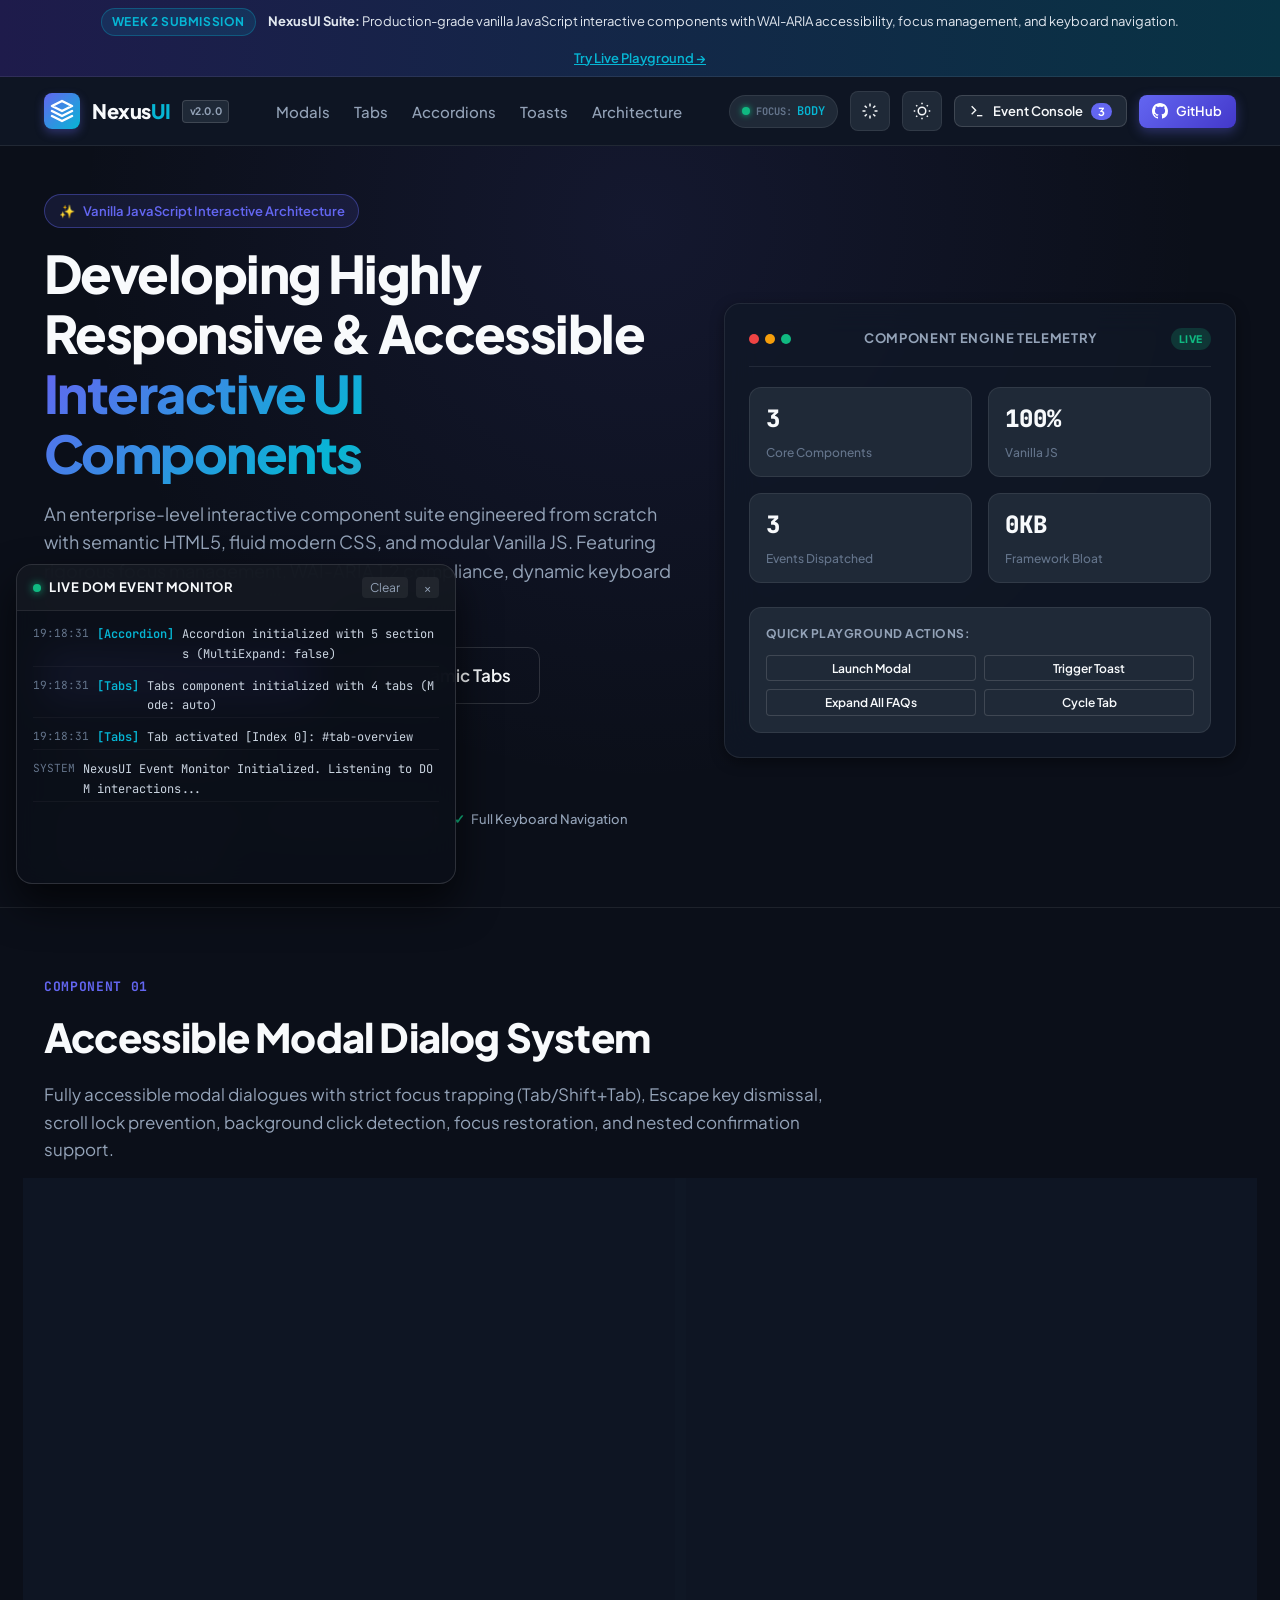
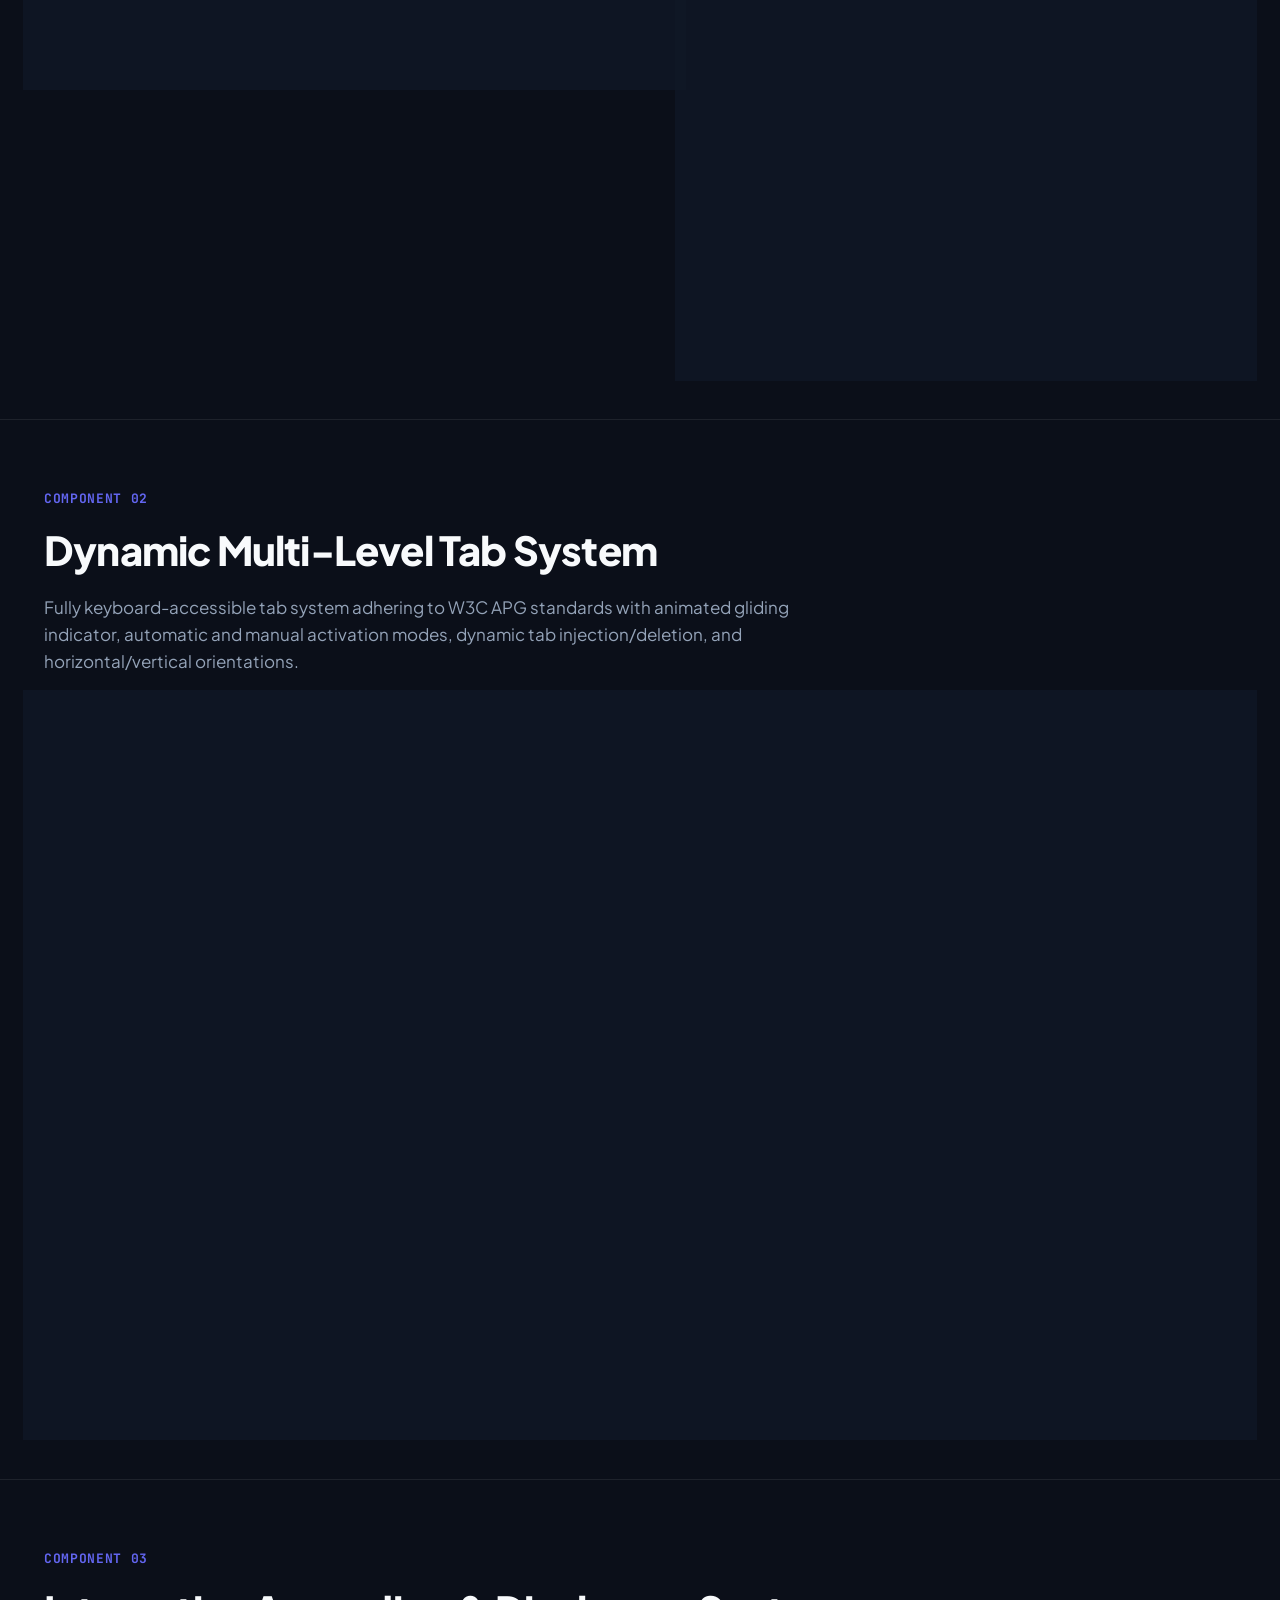
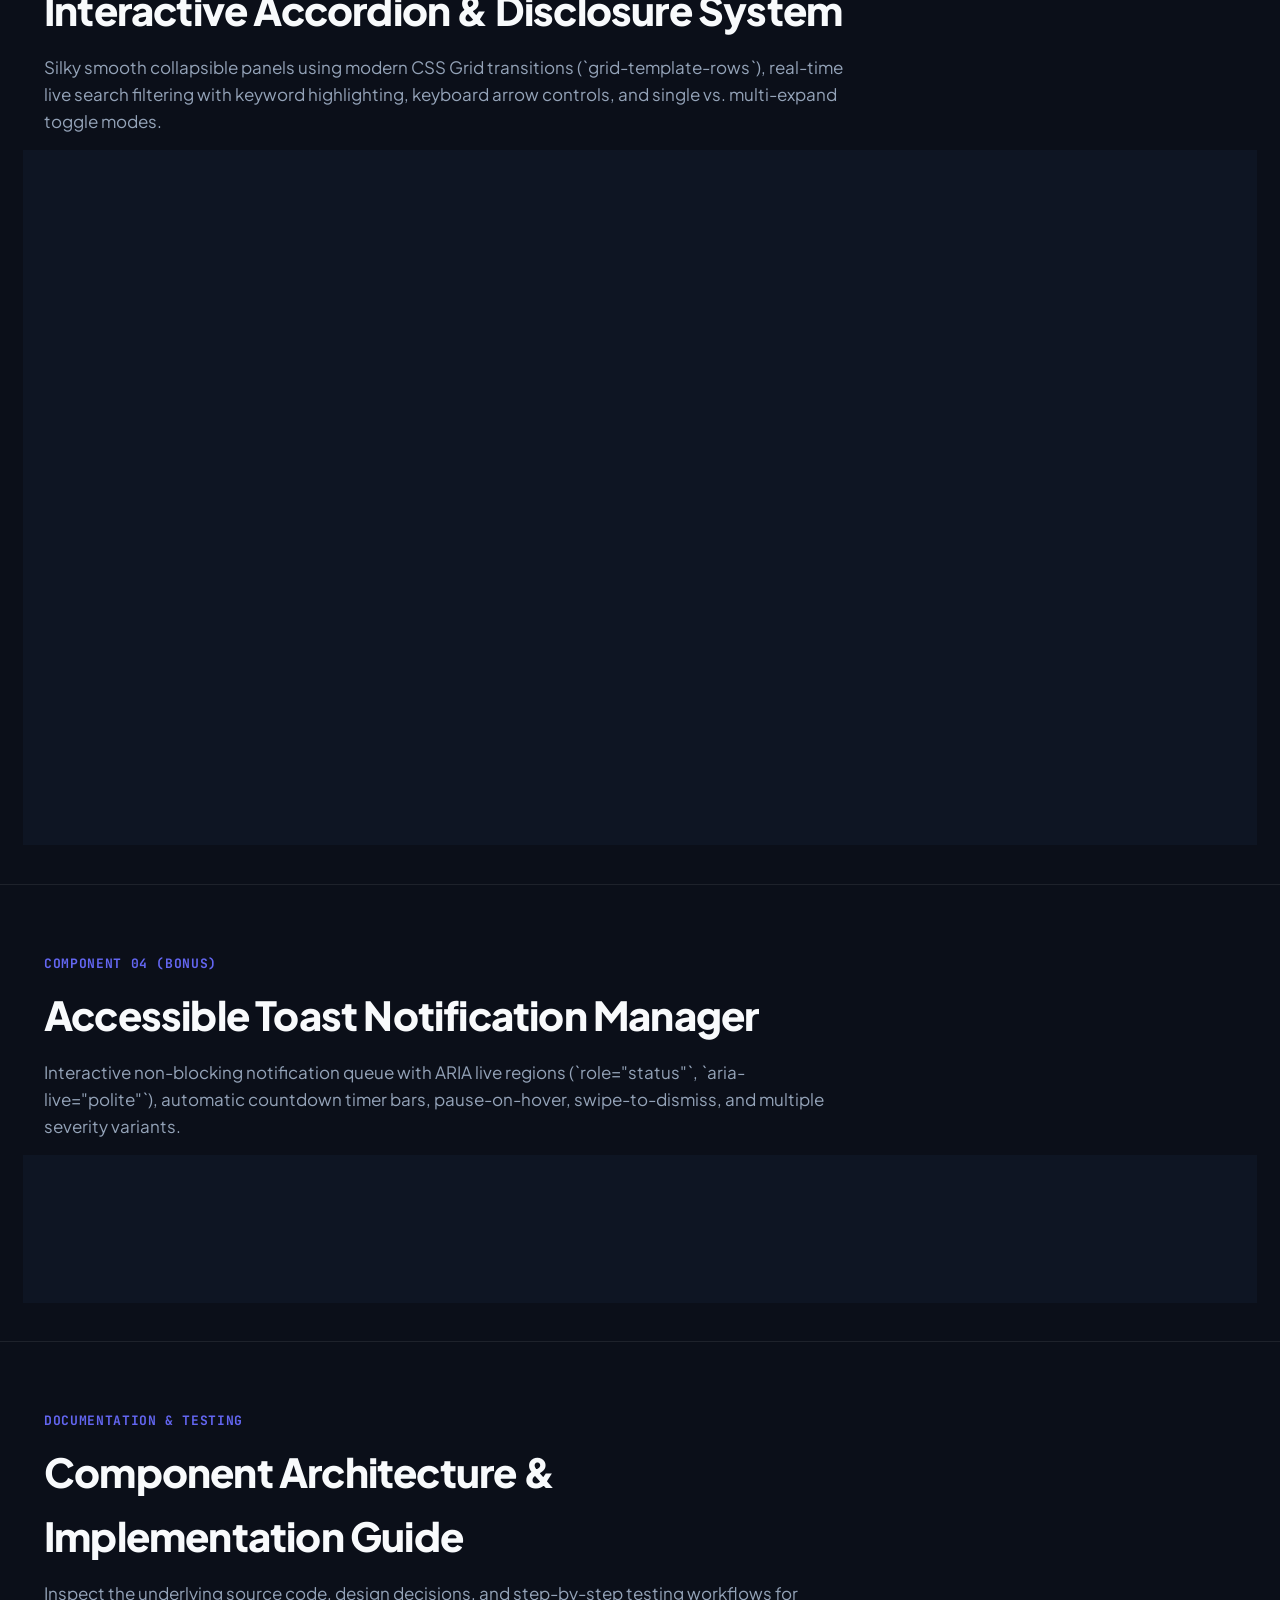
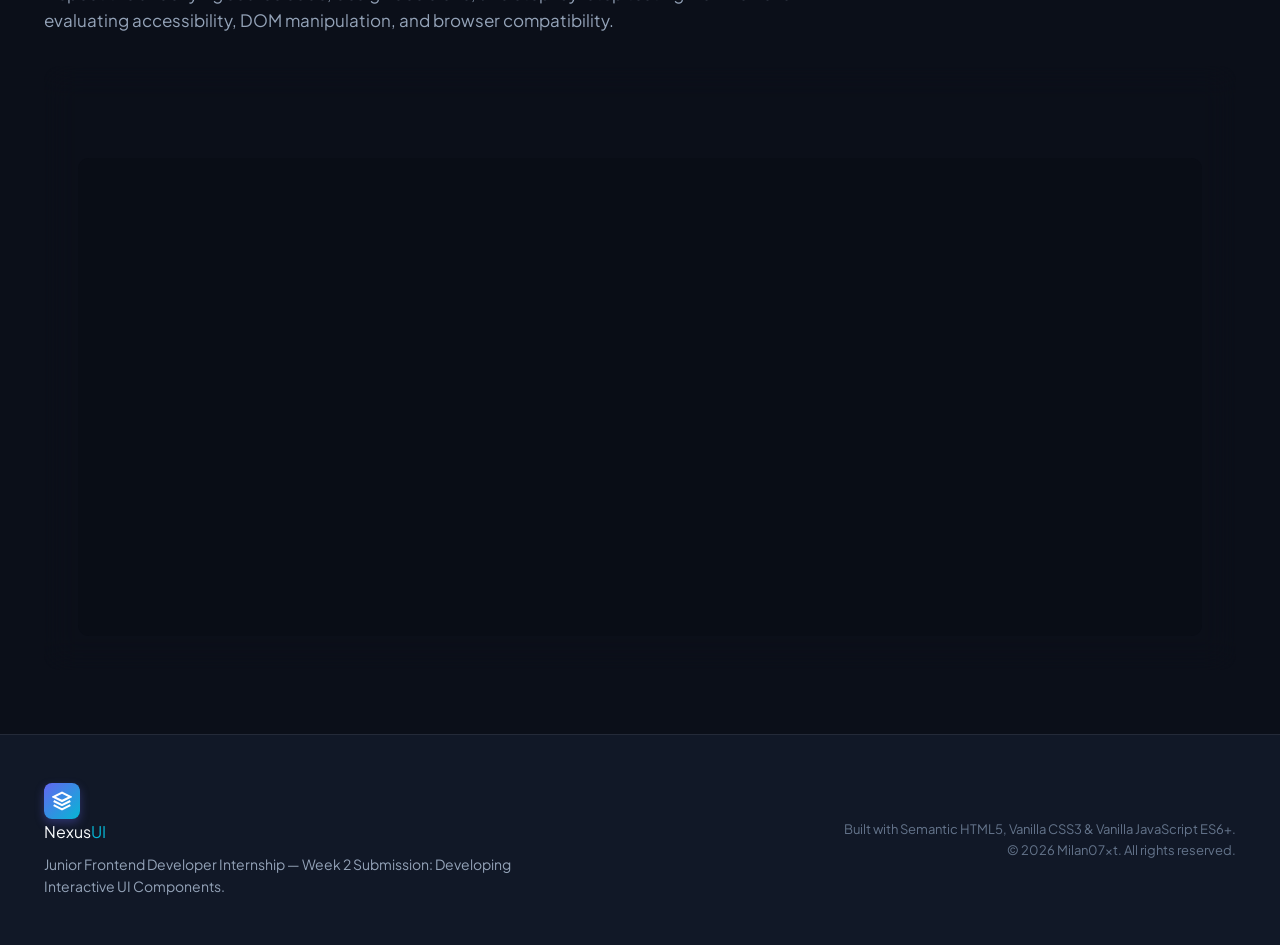
<file: Week_2_Interactive_UI_Components/index.html>
<!DOCTYPE html>
<html lang="en" data-theme="dark">
<head>
  <meta charset="UTF-8">
  <meta name="viewport" content="width=device-width, initial-scale=1.0">
  <meta name="description" content="NexusUI — Production-Ready Interactive UI Components Suite built with Semantic HTML5, Modern CSS, and Vanilla JavaScript. Features accessible Modals, Dynamic Tabs, and Accordions.">
  <meta name="author" content="Junior Frontend Developer Intern">
  <title>NexusUI — Interactive UI Components Showcase | Week 2 Internship</title>

  <!-- Google Fonts -->
  <link rel="preconnect" href="https://fonts.googleapis.com">
  <link rel="preconnect" href="https://fonts.gstatic.com" crossorigin>
  <link href="https://fonts.googleapis.com/css2?family=Plus+Jakarta+Sans:wght@300;400;500;600;700;800&family=JetBrains+Mono:wght@400;500;600&display=swap" rel="stylesheet">

  <!-- Core Stylesheet -->
  <link rel="stylesheet" href="style.css">
</head>
<body>
  <!-- Accessibility Skip Navigation Link -->
  <a href="#main-content" class="skip-link">Skip to main interactive content</a>

  <!-- Global Announcement Strip -->
  <aside class="announcement-bar" role="region" aria-label="Announcement">
    <div class="container announcement-content">
      <span class="badge badge-accent">Week 2 Submission</span>
      <p class="announcement-text">
        <strong>NexusUI Suite:</strong> Production-grade vanilla JavaScript interactive components with WAI-ARIA accessibility, focus management, and keyboard navigation.
      </p>
      <a href="#interactive-playground" class="announcement-link">Try Live Playground &rarr;</a>
    </div>
  </aside>

  <!-- Top Navigation Header -->
  <header class="app-header" role="banner">
    <div class="container header-inner">
      <div class="brand-group">
        <a href="#top" class="brand-logo" aria-label="NexusUI Home">
          <div class="logo-mark">
            <svg width="24" height="24" viewBox="0 0 24 24" fill="none" stroke="currentColor" stroke-width="2.5" stroke-linecap="round" stroke-linejoin="round">
              <polygon points="12 2 2 7 12 12 22 7 12 2"></polygon>
              <polyline points="2 17 12 22 22 17"></polyline>
              <polyline points="2 12 12 17 22 12"></polyline>
            </svg>
          </div>
          <span class="brand-text">Nexus<span class="text-accent">UI</span></span>
          <span class="version-tag">v2.0.0</span>
        </a>
      </div>

      <nav class="primary-nav" aria-label="Primary Navigation">
        <ul class="nav-list">
          <li><a href="#modals-section" class="nav-link">Modals</a></li>
          <li><a href="#tabs-section" class="nav-link">Tabs</a></li>
          <li><a href="#accordion-section" class="nav-link">Accordions</a></li>
          <li><a href="#toast-section" class="nav-link">Toasts</a></li>
          <li><a href="#code-viewer-section" class="nav-link">Architecture</a></li>
        </ul>
      </nav>

      <div class="header-actions">
        <!-- Live Active Focus Tracker Pill -->
        <div class="focus-indicator-pill" id="activeFocusPill" title="Currently focused DOM element">
          <span class="status-dot"></span>
          <span class="focus-label">Focus:</span>
          <span class="focus-target" id="activeFocusTarget">BODY</span>
        </div>

        <!-- Motion Preference Toggle -->
        <button type="button" class="icon-btn" id="motionToggleBtn" aria-label="Toggle Reduced Motion" title="Toggle Reduced Motion simulation">
          <svg width="18" height="18" viewBox="0 0 24 24" fill="none" stroke="currentColor" stroke-width="2">
            <path d="M12 2v4m0 12v4M4.93 4.93l2.83 2.83m8.48 8.48l2.83 2.83M2 12h4m12 0h4M4.93 19.07l2.83-2.83m8.48-8.48l2.83-2.83"></path>
          </svg>
        </button>

        <!-- Theme Toggle Button -->
        <button type="button" class="icon-btn" id="themeToggleBtn" aria-label="Toggle dark/light theme" title="Toggle Light/Dark Theme">
          <svg class="sun-icon" width="18" height="18" viewBox="0 0 24 24" fill="none" stroke="currentColor" stroke-width="2">
            <circle cx="12" cy="12" r="5"></circle>
            <line x1="12" y1="1" x2="12" y2="3"></line>
            <line x1="12" y1="21" x2="12" y2="23"></line>
            <line x1="4.22" y1="4.22" x2="5.64" y2="5.64"></line>
            <line x1="18.36" y1="18.36" x2="19.78" y2="19.78"></line>
            <line x1="1" y1="12" x2="3" y2="12"></line>
            <line x1="21" y1="12" x2="23" y2="12"></line>
            <line x1="4.22" y1="19.78" x2="5.64" y2="18.36"></line>
            <line x1="18.36" y1="5.64" x2="19.78" y2="4.22"></line>
          </svg>
          <svg class="moon-icon" width="18" height="18" viewBox="0 0 24 24" fill="none" stroke="currentColor" stroke-width="2">
            <path d="M21 12.79A9 9 0 1 1 11.21 3 7 7 0 0 0 21 12.79z"></path>
          </svg>
        </button>

        <!-- Event HUD Toggle -->
        <button type="button" class="btn btn-secondary btn-sm" id="toggleLoggerBtn" aria-controls="eventLoggerHud" aria-expanded="false">
          <svg width="16" height="16" viewBox="0 0 24 24" fill="none" stroke="currentColor" stroke-width="2">
            <polyline points="4 17 10 11 4 5"></polyline>
            <line x1="12" y1="19" x2="20" y2="19"></line>
          </svg>
          <span>Event Console</span>
          <span class="counter-badge" id="eventCounter">0</span>
        </button>

        <a href="https://github.com/Milan07xt/Junior-Frontend-Developer-Internship" target="_blank" rel="noopener noreferrer" class="btn btn-primary btn-sm">
          <svg width="16" height="16" viewBox="0 0 24 24" fill="currentColor">
            <path d="M12 0C5.37 0 0 5.37 0 12c0 5.31 3.435 9.795 8.205 11.385.6.105.825-.255.825-.57 0-.285-.015-1.23-.015-2.235-3.015.555-3.795-.735-4.035-1.41-.135-.345-.72-1.41-1.23-1.695-.42-.225-1.02-.78-.015-.795.945-.015 1.62.87 1.845 1.23 1.08 1.815 2.805 1.305 3.495.99.105-.78.42-1.305.765-1.605-2.67-.3-5.46-1.335-5.46-5.925 0-1.305.465-2.385 1.23-3.225-.12-.3-.54-1.53.12-3.18 0 0 1.005-.315 3.3 1.23.96-.27 1.98-.405 3-.405s2.04.135 3 .405c2.295-1.56 3.3-1.23 3.3-1.23.66 1.65.24 2.88.12 3.18.765.84 1.23 1.905 1.23 3.225 0 4.605-2.805 5.625-5.475 5.925.435.375.81 1.095.81 2.22 0 1.605-.015 2.895-.015 3.3 0 .315.225.69.825.57A12.02 12.02 0 0024 12c0-6.63-5.37-12-12-12z"/>
          </svg>
          <span>GitHub</span>
        </a>
      </div>
    </div>
  </header>

  <!-- Main Showcase Content -->
  <main id="main-content">
    
    <!-- Hero Showcase Header -->
    <section class="hero-section" id="interactive-playground">
      <div class="container hero-container">
        <div class="hero-text-content">
          <div class="pill-badge">
            <span class="sparkle-icon">✨</span>
            <span>Vanilla JavaScript Interactive Architecture</span>
          </div>
          <h1 class="hero-title">
            Developing Highly Responsive & Accessible <span class="gradient-text">Interactive UI Components</span>
          </h1>
          <p class="hero-subtitle">
            An enterprise-level interactive component suite engineered from scratch with semantic HTML5, fluid modern CSS, and modular Vanilla JS. Featuring rigorous focus management, WAI-ARIA 1.2 compliance, dynamic keyboard controllers, and graceful fallbacks.
          </p>
          <div class="hero-cta-group">
            <a href="#modals-section" class="btn btn-primary btn-lg">Explore Interactive Modals</a>
            <a href="#tabs-section" class="btn btn-outline btn-lg">Test Dynamic Tabs</a>
            <a href="#accordion-section" class="btn btn-outline btn-lg">Inspect Accordions</a>
          </div>

          <!-- Feature Matrix Quick Pills -->
          <div class="feature-pills-row">
            <div class="feature-pill"><span class="check-icon">✓</span> Zero External Dependencies</div>
            <div class="feature-pill"><span class="check-icon">✓</span> 100% WAI-ARIA Compliant</div>
            <div class="feature-pill"><span class="check-icon">✓</span> Full Keyboard Navigation</div>
            <div class="feature-pill"><span class="check-icon">✓</span> Defensive Error Handling</div>
          </div>
        </div>

        <!-- Live Component Controller Stats Card -->
        <div class="hero-stats-card glass-panel">
          <div class="stats-card-header">
            <div class="traffic-lights">
              <span class="light red"></span>
              <span class="light yellow"></span>
              <span class="light green"></span>
            </div>
            <span class="card-title">Component Engine Telemetry</span>
            <span class="live-pill">LIVE</span>
          </div>
          <div class="stats-metrics-grid">
            <div class="metric-item">
              <span class="metric-val" id="metricActiveComponents">3</span>
              <span class="metric-key">Core Components</span>
            </div>
            <div class="metric-item">
              <span class="metric-val">100%</span>
              <span class="metric-key">Vanilla JS</span>
            </div>
            <div class="metric-item">
              <span class="metric-val" id="metricEventsFired">0</span>
              <span class="metric-key">Events Dispatched</span>
            </div>
            <div class="metric-item">
              <span class="metric-val">0KB</span>
              <span class="metric-key">Framework Bloat</span>
            </div>
          </div>
          <div class="quick-test-actions">
            <p class="quick-test-title">Quick Playground Actions:</p>
            <div class="quick-btn-grid">
              <button type="button" class="btn btn-secondary btn-xs" data-modal-target="#demoQuickModal">Launch Modal</button>
              <button type="button" class="btn btn-secondary btn-xs" id="quickToastTrigger">Trigger Toast</button>
              <button type="button" class="btn btn-secondary btn-xs" id="quickAccordionExpandAll">Expand All FAQs</button>
              <button type="button" class="btn btn-secondary btn-xs" id="quickTabsCycle">Cycle Tab</button>
            </div>
          </div>
        </div>
      </div>
    </section>

    <!-- SECTION 1: INTERACTIVE MODALS -->
    <section class="component-section" id="modals-section" aria-labelledby="modals-heading">
      <div class="container">
        <div class="section-header">
          <div class="section-tag">Component 01</div>
          <h2 id="modals-heading" class="section-title">Accessible Modal Dialog System</h2>
          <p class="section-description">
            Fully accessible modal dialogues with strict focus trapping (Tab/Shift+Tab), Escape key dismissal, scroll lock prevention, background click detection, focus restoration, and nested confirmation support.
          </p>
        </div>

        <div class="component-grid">
          <!-- Interactive Playground Column -->
          <div class="interactive-card glass-panel">
            <div class="card-toolbar">
              <h3 class="card-heading">Modal Triggers & Variations</h3>
              <span class="badge badge-subtle">WAI-ARIA Dialog</span>
            </div>
            <p class="card-text">
              Test different modal workflows below. Observe that pressing <kbd>Tab</kbd> keeps your focus strictly inside the dialog, pressing <kbd>Escape</kbd> closes it, and focus seamlessly restores to the button that opened it.
            </p>

            <div class="trigger-button-cluster">
              <button type="button" class="btn btn-primary" data-modal-target="#standardModal" id="triggerStandardModal">
                <svg width="18" height="18" viewBox="0 0 24 24" fill="none" stroke="currentColor" stroke-width="2">
                  <path d="M15 3h6v6M9 21H3v-6M21 3l-7 7M3 21l7-7"></path>
                </svg>
                Standard Content Modal
              </button>

              <button type="button" class="btn btn-secondary" data-modal-target="#formModal" id="triggerFormModal">
                <svg width="18" height="18" viewBox="0 0 24 24" fill="none" stroke="currentColor" stroke-width="2">
                  <path d="M11 4H4a2 2 0 0 0-2 2v14a2 2 0 0 0 2 2h14a2 2 0 0 0 2-2v-7"></path>
                  <path d="M18.5 2.5a2.121 2.121 0 0 1 3 3L12 15l-4 1 1-4 9.5-9.5z"></path>
                </svg>
                Interactive Form Modal
              </button>

              <button type="button" class="btn btn-danger-outline" data-modal-target="#confirmModal" id="triggerConfirmModal">
                <svg width="18" height="18" viewBox="0 0 24 24" fill="none" stroke="currentColor" stroke-width="2">
                  <circle cx="12" cy="12" r="10"></circle>
                  <line x1="12" y1="8" x2="12" y2="12"></line>
                  <line x1="12" y1="16" x2="12.01" y2="16"></line>
                </svg>
                Confirmation & Nested Modal
              </button>

              <button type="button" class="btn btn-outline" data-modal-target="#drawerModal" id="triggerDrawerModal">
                <svg width="18" height="18" viewBox="0 0 24 24" fill="none" stroke="currentColor" stroke-width="2">
                  <rect x="3" y="3" width="18" height="18" rx="2" ry="2"></rect>
                  <line x1="9" y1="3" x2="9" y2="21"></line>
                </svg>
                Slide-in Panel Modal
              </button>
            </div>

            <!-- Modal Configuration Options Panel -->
            <div class="config-subpanel">
              <h4 class="config-title">Live Behavioral Configuration:</h4>
              <div class="config-toggles">
                <label class="toggle-control">
                  <input type="checkbox" id="modalConfigEscClose" checked>
                  <span class="toggle-track"></span>
                  <span class="toggle-label">Close on <kbd>Escape</kbd></span>
                </label>
                <label class="toggle-control">
                  <input type="checkbox" id="modalConfigBackdropClose" checked>
                  <span class="toggle-track"></span>
                  <span class="toggle-label">Close on Backdrop Click</span>
                </label>
                <label class="toggle-control">
                  <input type="checkbox" id="modalConfigFocusTrap" checked>
                  <span class="toggle-track"></span>
                  <span class="toggle-label">Strict Focus Trap</span>
                </label>
              </div>
            </div>
          </div>

          <!-- Feature & A11y Highlights Column -->
          <div class="details-card glass-panel">
            <h3 class="card-heading">Modal Technical Architecture</h3>
            <ul class="spec-list">
              <li>
                <strong>Focus Stacking & Trap:</strong> Uses bidirectional keyboard listeners on `Tab` / `Shift+Tab` to prevent focus from leaking into the background page while the modal is open.
              </li>
              <li>
                <strong>Focus Restoration:</strong> Retains a reference to `document.activeElement` before display and safely refocuses it upon dismissal.
              </li>
              <li>
                <strong>Scroll Locking Without Layout Shift:</strong> Compensates dynamically for the browser scrollbar width by measuring `window.innerWidth - document.documentElement.clientWidth`.
              </li>
              <li>
                <strong>WAI-ARIA Attributes:</strong> Enforces `role="dialog"`, `aria-modal="true"`, `aria-labelledby`, and `aria-describedby` for full screen-reader compliance.
              </li>
              <li>
                <strong>Nested Dialogue Handling:</strong> Allows opening secondary confirmation dialogues on top of active modals without destroying previous focus history.
              </li>
            </ul>

            <div class="code-preview-box">
              <div class="code-header">
                <span>JavaScript Instantiation Example</span>
                <span class="code-badge">ES6 Class</span>
              </div>
              <pre><code><span class="token-keyword">const</span> modal = <span class="token-keyword">new</span> <span class="token-function">NexusModal</span>(<span class="token-string">'#formModal'</span>, {
  <span class="token-prop">closeOnEsc</span>: <span class="token-bool">true</span>,
  <span class="token-prop">closeOnBackdrop</span>: <span class="token-bool">true</span>,
  <span class="token-prop">onOpen</span>: (modalEl) => console.log(<span class="token-string">'Modal Opened'</span>),
  <span class="token-prop">onClose</span>: (modalEl) => console.log(<span class="token-string">'Modal Closed'</span>)
});
modal.<span class="token-function">open</span>();</code></pre>
            </div>
          </div>
        </div>
      </div>
    </section>

    <!-- SECTION 2: DYNAMIC TABS -->
    <section class="component-section" id="tabs-section" aria-labelledby="tabs-heading">
      <div class="container">
        <div class="section-header">
          <div class="section-tag">Component 02</div>
          <h2 id="tabs-heading" class="section-title">Dynamic Multi-Level Tab System</h2>
          <p class="section-description">
            Fully keyboard-accessible tab system adhering to W3C APG standards with animated gliding indicator, automatic and manual activation modes, dynamic tab injection/deletion, and horizontal/vertical orientations.
          </p>
        </div>

        <div class="component-grid">
          <!-- Live Interactive Tabs Showcase -->
          <div class="interactive-card glass-panel" style="grid-column: 1 / -1;">
            <div class="card-toolbar">
              <div class="tab-controls-cluster">
                <label class="control-label" for="tabOrientationSelect">Orientation:</label>
                <select id="tabOrientationSelect" class="form-select">
                  <option value="horizontal" selected>Horizontal Layout</option>
                  <option value="vertical">Vertical Layout</option>
                </select>

                <label class="control-label" for="tabActivationSelect">Activation Mode:</label>
                <select id="tabActivationSelect" class="form-select">
                  <option value="auto" selected>Auto (Instant on Focus)</option>
                  <option value="manual">Manual (Press Enter / Space)</option>
                </select>

                <button type="button" class="btn btn-secondary btn-sm" id="addNewTabBtn">
                  <svg width="14" height="14" viewBox="0 0 24 24" fill="none" stroke="currentColor" stroke-width="2">
                    <line x1="12" y1="5" x2="12" y2="19"></line>
                    <line x1="5" y1="12" x2="19" y2="12"></line>
                  </svg>
                  Add Dynamic Tab
                </button>
              </div>

              <div class="keyboard-hint-pill">
                Navigate with <kbd>&larr;</kbd> <kbd>&rarr;</kbd> or <kbd>&uarr;</kbd> <kbd>&darr;</kbd>, <kbd>Home</kbd>, <kbd>End</kbd>
              </div>
            </div>

            <!-- The Core Tabs Component Widget -->
            <div class="nexus-tabs horizontal" id="demoTabsComponent" data-activation="auto">
              <!-- Tab List -->
              <div class="nexus-tab-list" role="tablist" aria-label="Product Showcase Tabs">
                <!-- Gliding indicator pill -->
                <div class="tab-glider" aria-hidden="true"></div>

                <button type="button" 
                        class="nexus-tab-btn active" 
                        role="tab" 
                        aria-selected="true" 
                        aria-controls="panel-overview" 
                        id="tab-overview" 
                        tabindex="0">
                  <svg width="16" height="16" viewBox="0 0 24 24" fill="none" stroke="currentColor" stroke-width="2">
                    <circle cx="12" cy="12" r="10"></circle>
                    <line x1="12" y1="16" x2="12" y2="12"></line>
                    <line x1="12" y1="8" x2="12.01" y2="8"></line>
                  </svg>
                  <span>Architecture</span>
                </button>

                <button type="button" 
                        class="nexus-tab-btn" 
                        role="tab" 
                        aria-selected="false" 
                        aria-controls="panel-performance" 
                        id="tab-performance" 
                        tabindex="-1">
                  <svg width="16" height="16" viewBox="0 0 24 24" fill="none" stroke="currentColor" stroke-width="2">
                    <polyline points="22 12 18 12 15 21 9 3 6 12 2 12"></polyline>
                  </svg>
                  <span>Performance</span>
                </button>

                <button type="button" 
                        class="nexus-tab-btn" 
                        role="tab" 
                        aria-selected="false" 
                        aria-controls="panel-accessibility" 
                        id="tab-accessibility" 
                        tabindex="-1">
                  <svg width="16" height="16" viewBox="0 0 24 24" fill="none" stroke="currentColor" stroke-width="2">
                    <circle cx="12" cy="4" r="2"></circle>
                    <path d="M18 9l-6 2-6-2"></path>
                    <path d="M12 11v11"></path>
                    <path d="M8 22l4-7 4 7"></path>
                  </svg>
                  <span>Accessibility (a11y)</span>
                </button>

                <button type="button" 
                        class="nexus-tab-btn" 
                        role="tab" 
                        aria-selected="false" 
                        aria-controls="panel-api" 
                        id="tab-api" 
                        tabindex="-1">
                  <svg width="16" height="16" viewBox="0 0 24 24" fill="none" stroke="currentColor" stroke-width="2">
                    <polyline points="16 18 22 12 16 6"></polyline>
                    <polyline points="8 6 2 12 8 18"></polyline>
                  </svg>
                  <span>Public API</span>
                </button>
              </div>

              <!-- Tab Panels Container -->
              <div class="nexus-tab-panels">
                <!-- Panel 1: Overview / Architecture -->
                <div class="nexus-tab-panel active" role="tabpanel" id="panel-overview" aria-labelledby="tab-overview" tabindex="0">
                  <div class="panel-content-grid">
                    <div class="panel-description">
                      <h4 class="panel-title">Component-Driven Architecture</h4>
                      <p>
                        NexusUI tabs are engineered strictly around W3C ARIA Authoring Practices Guide (APG) standards. The implementation uses event delegation on the tablist container to minimize memory footprint and provide flawless dynamic tab injection.
                      </p>
                      <ul class="feature-bullets">
                        <li><strong>Sliding Glider:</strong> A single GPU-accelerated indicator uses CSS `transform: translate3d()` calculated dynamically against the active tab's bounding box.</li>
                        <li><strong>Zero Layout Shifts:</strong> Responsive resize listeners via `ResizeObserver` re-anchor the indicator seamlessly upon browser window adjustments.</li>
                        <li><strong>Keyboard Traversal:</strong> Left/Right arrow keys navigate cyclically across items without losing focus.</li>
                      </ul>
                    </div>
                    <div class="interactive-snippet-box">
                      <div class="snippet-header">State Snapshot</div>
                      <div class="state-table-wrap">
                        <table class="state-table">
                          <thead>
                            <tr><th>Attribute</th><th>Active Element</th><th>Value</th></tr>
                          </thead>
                          <tbody>
                            <tr><td><code>role</code></td><td>tablist</td><td>"tablist"</td></tr>
                            <tr><td><code>aria-selected</code></td><td>#tab-overview</td><td>true</td></tr>
                            <tr><td><code>tabindex</code></td><td>Active Tab</td><td>0 (Inactive: -1)</td></tr>
                            <tr><td><code>aria-controls</code></td><td>Active Tab</td><td>"panel-overview"</td></tr>
                          </tbody>
                        </table>
                      </div>
                    </div>
                  </div>
                </div>

                <!-- Panel 2: Performance -->
                <div class="nexus-tab-panel" role="tabpanel" id="panel-performance" aria-labelledby="tab-performance" tabindex="0" hidden>
                  <div class="panel-content-grid">
                    <div class="panel-description">
                      <h4 class="panel-title">Zero Overhead & Frame-Perfect 60fps</h4>
                      <p>
                        Unlike third-party bundles (Bootstrap, Material UI) that introduce megabytes of overhead, NexusUI weighs under <strong>15KB combined</strong> with zero runtime dependencies.
                      </p>
                      <div class="benchmarks-row">
                        <div class="benchmark-box">
                          <span class="bench-number">&lt; 1ms</span>
                          <span class="bench-label">Tab Switch Latency</span>
                        </div>
                        <div class="benchmark-box">
                          <span class="bench-number">60 FPS</span>
                          <span class="bench-label">Glider CSS Animation</span>
                        </div>
                        <div class="benchmark-box">
                          <span class="bench-number">100 / 100</span>
                          <span class="bench-label">Lighthouse Best Practice</span>
                        </div>
                      </div>
                    </div>
                    <div class="interactive-snippet-box">
                      <div class="snippet-header">Live Animation Testing</div>
                      <p class="snippet-help">Click below to stress-test automated tab switching with smooth easing:</p>
                      <button type="button" class="btn btn-secondary btn-sm" id="stressTestTabsBtn">
                        Run Automated Tab Transition Loop
                      </button>
                    </div>
                  </div>
                </div>

                <!-- Panel 3: Accessibility -->
                <div class="nexus-tab-panel" role="tabpanel" id="panel-accessibility" aria-labelledby="tab-accessibility" tabindex="0" hidden>
                  <div class="panel-content-grid">
                    <div class="panel-description">
                      <h4 class="panel-title">Rigorous WAI-ARIA 1.2 Compliance</h4>
                      <p>
                        Screen readers perceive the tab interface seamlessly as a single unified interactive widget. Inactive tabs receive <code>tabindex="-1"</code> so keyboard users only need a single Tab keypress to enter the widget and arrow keys to explore.
                      </p>
                      <div class="a11y-checklist">
                        <div class="check-item"><span class="check-badge">PASSED</span> Arrow keys navigate circularly without getting trapped</div>
                        <div class="check-item"><span class="check-badge">PASSED</span> Home key immediately targets first tab; End key targets last tab</div>
                        <div class="check-item"><span class="check-badge">PASSED</span> Active panel has tabindex="0" allowing keyboard users to scroll long content</div>
                      </div>
                    </div>
                  </div>
                </div>

                <!-- Panel 4: API -->
                <div class="nexus-tab-panel" role="tabpanel" id="panel-api" aria-labelledby="tab-api" tabindex="0" hidden>
                  <div class="panel-content-grid">
                    <div class="panel-description">
                      <h4 class="panel-title">Modular JavaScript API Reference</h4>
                      <p>Instantiate programmatically with options, listen to lifecycle custom events, and add/remove tabs dynamically on runtime:</p>
                      <div class="code-preview-box">
                        <pre><code><span class="token-keyword">const</span> tabs = <span class="token-keyword">new</span> <span class="token-function">NexusTabs</span>(<span class="token-string">'#demoTabsComponent'</span>, {
  <span class="token-prop">activation</span>: <span class="token-string">'auto'</span>, <span class="token-comment">// 'auto' | 'manual'</span>
  <span class="token-prop">orientation</span>: <span class="token-string">'horizontal'</span>,
  <span class="token-prop">onChange</span>: (activeTab, activePanel) => {
    console.log(<span class="token-string">'Switched to:'</span>, activeTab.id);
  }
});

<span class="token-comment">// Programmatic tab creation</span>
tabs.<span class="token-function">addTab</span>({
  <span class="token-prop">id</span>: <span class="token-string">'tab-custom'</span>,
  <span class="token-prop">title</span>: <span class="token-string">'Dynamic Metrics'</span>,
  <span class="token-prop">content</span>: <span class="token-string">'&lt;p&gt;Real-time dynamic content injected via API.&lt;/p&gt;'</span>
});</code></pre>
                      </div>
                    </div>
                  </div>
                </div>
              </div>
            </div>
          </div>
        </div>
      </div>
    </section>

    <!-- SECTION 3: ADVANCED ACCORDION -->
    <section class="component-section" id="accordion-section" aria-labelledby="accordion-heading">
      <div class="container">
        <div class="section-header">
          <div class="section-tag">Component 03</div>
          <h2 id="accordion-heading" class="section-title">Interactive Accordion & Disclosure System</h2>
          <p class="section-description">
            Silky smooth collapsible panels using modern CSS Grid transitions (`grid-template-rows`), real-time live search filtering with keyword highlighting, keyboard arrow controls, and single vs. multi-expand toggle modes.
          </p>
        </div>

        <div class="component-grid">
          <!-- Accordion Interactive Showcase -->
          <div class="interactive-card glass-panel" style="grid-column: 1 / -1;">
            
            <!-- Accordion Controls Toolbar -->
            <div class="accordion-toolbar">
              <!-- Live Search Filter -->
              <div class="search-box-wrap">
                <svg class="search-icon" width="16" height="16" viewBox="0 0 24 24" fill="none" stroke="currentColor" stroke-width="2">
                  <circle cx="11" cy="11" r="8"></circle>
                  <line x1="21" y1="21" x2="16.65" y2="16.65"></line>
                </svg>
                <input type="search" 
                       id="accordionSearchInput" 
                       class="form-input search-input" 
                       placeholder="Filter accordion by keyword (e.g. 'DOM', 'ARIA', 'Error')..." 
                       aria-label="Filter accordion questions">
                <button type="button" id="clearSearchBtn" class="clear-btn" aria-label="Clear search" hidden>&times;</button>
              </div>

              <!-- Accordion Mode Controls -->
              <div class="accordion-action-btns">
                <label class="toggle-control" title="Toggle between single accordion or multi-expand">
                  <input type="checkbox" id="accordionMultiExpandToggle">
                  <span class="toggle-track"></span>
                  <span class="toggle-label">Allow Multiple Open</span>
                </label>

                <button type="button" class="btn btn-secondary btn-sm" id="expandAllAccordionBtn">Expand All</button>
                <button type="button" class="btn btn-secondary btn-sm" id="collapseAllAccordionBtn">Collapse All</button>
              </div>
            </div>

            <!-- Search Results Live Status for Accessibility -->
            <div class="search-status-bar" id="accordionSearchStatus" aria-live="polite">
              Showing all 5 accordion topics.
            </div>

            <!-- The Core Accordion Component Widget -->
            <div class="nexus-accordion" id="demoAccordion" data-multiexpand="false">
              
              <!-- Item 1 -->
              <div class="nexus-accordion-item" data-accordion-item>
                <h3 class="nexus-accordion-header">
                  <button type="button" 
                          class="nexus-accordion-trigger" 
                          id="acc-btn-1" 
                          aria-expanded="true" 
                          aria-controls="acc-panel-1">
                    <span class="acc-title-group">
                      <span class="acc-badge">01</span>
                      <span class="acc-title-text">How does NexusUI handle DOM manipulation and event delegation?</span>
                    </span>
                    <span class="acc-chevron" aria-hidden="true">
                      <svg width="18" height="18" viewBox="0 0 24 24" fill="none" stroke="currentColor" stroke-width="2">
                        <polyline points="6 9 12 15 18 9"></polyline>
                      </svg>
                    </span>
                  </button>
                </h3>
                <div class="nexus-accordion-panel" id="acc-panel-1" role="region" aria-labelledby="acc-btn-1">
                  <div class="panel-inner">
                    <p>
                      NexusUI uses high-performance event delegation at the root component level rather than attaching separate event listeners to every sub-element. When interactive events fire, the component identifies target actions through semantic <code>data-*</code> attributes. This eliminates memory leaks, minimizes event loop congestion, and ensures dynamically added items work immediately without re-binding.
                    </p>
                    <div class="code-inline-callout">
                      <strong>Optimization:</strong> Event listeners are bound once on the container and dispatched with custom namespaced CustomEvents (<code>nexus:accordion-toggle</code>).
                    </div>
                  </div>
                </div>
              </div>

              <!-- Item 2 -->
              <div class="nexus-accordion-item" data-accordion-item>
                <h3 class="nexus-accordion-header">
                  <button type="button" 
                          class="nexus-accordion-trigger" 
                          id="acc-btn-2" 
                          aria-expanded="false" 
                          aria-controls="acc-panel-2">
                    <span class="acc-title-group">
                      <span class="acc-badge">02</span>
                      <span class="acc-title-text">Why use CSS Grid transitions instead of max-height hacks for accordion animations?</span>
                    </span>
                    <span class="acc-chevron" aria-hidden="true">
                      <svg width="18" height="18" viewBox="0 0 24 24" fill="none" stroke="currentColor" stroke-width="2">
                        <polyline points="6 9 12 15 18 9"></polyline>
                      </svg>
                    </span>
                  </button>
                </h3>
                <div class="nexus-accordion-panel" id="acc-panel-2" role="region" aria-labelledby="acc-btn-2">
                  <div class="panel-inner">
                    <p>
                      Traditional accordion animations rely on arbitrary <code>max-height: 1000px</code> transitions which cause timing delays, awkward pacing, and clipped contents. NexusUI leverages modern CSS Grid:
                    </p>
                    <pre><code><span class="token-selector">.nexus-accordion-panel</span> {
  <span class="token-prop">display</span>: grid;
  <span class="token-prop">grid-template-rows</span>: 0fr;
  <span class="token-prop">transition</span>: grid-template-rows 300ms cubic-bezier(0.4, 0, 0.2, 1);
}
<span class="token-selector">.nexus-accordion-panel[aria-hidden="false"]</span> {
  <span class="token-prop">grid-template-rows</span>: 1fr;
}</code></pre>
                    <p>
                      This guarantees pixel-perfect natural height expansion at 60 frames per second without requiring expensive JavaScript layout recalculations.
                    </p>
                  </div>
                </div>
              </div>

              <!-- Item 3 -->
              <div class="nexus-accordion-item" data-accordion-item>
                <h3 class="nexus-accordion-header">
                  <button type="button" 
                          class="nexus-accordion-trigger" 
                          id="acc-btn-3" 
                          aria-expanded="false" 
                          aria-controls="acc-panel-3">
                    <span class="acc-title-group">
                      <span class="acc-badge">03</span>
                      <span class="acc-title-text">What accessibility attributes (ARIA) are implemented across the component?</span>
                    </span>
                    <span class="acc-chevron" aria-hidden="true">
                      <svg width="18" height="18" viewBox="0 0 24 24" fill="none" stroke="currentColor" stroke-width="2">
                        <polyline points="6 9 12 15 18 9"></polyline>
                      </svg>
                    </span>
                  </button>
                </h3>
                <div class="nexus-accordion-panel" id="acc-panel-3" role="region" aria-labelledby="acc-btn-3">
                  <div class="panel-inner">
                    <p>
                      Every accordion section strictly complies with WAI-ARIA Authoring Practices:
                    </p>
                    <ul class="feature-bullets">
                      <li><code>aria-expanded="true/false"</code> announces disclosure state to assistive technologies instantly.</li>
                      <li><code>aria-controls="panel-id"</code> establishes programmatic linkage to the target collapsible content region.</li>
                      <li><code>role="region"</code> and <code>aria-labelledby="header-id"</code> identify landmark boundaries for screen reader navigation.</li>
                      <li>Keyboard traversal: <kbd>&uarr;</kbd> and <kbd>&darr;</kbd> cycle focus through accordion headers; <kbd>Home</kbd> and <kbd>End</kbd> jump to the boundary items.</li>
                    </ul>
                  </div>
                </div>
              </div>

              <!-- Item 4 -->
              <div class="nexus-accordion-item" data-accordion-item>
                <h3 class="nexus-accordion-header">
                  <button type="button" 
                          class="nexus-accordion-trigger" 
                          id="acc-btn-4" 
                          aria-expanded="false" 
                          aria-controls="acc-panel-4">
                    <span class="acc-title-group">
                      <span class="acc-badge">04</span>
                      <span class="acc-title-text">How are error handling and fallback designs handled for legacy browsers?</span>
                    </span>
                    <span class="acc-chevron" aria-hidden="true">
                      <svg width="18" height="18" viewBox="0 0 24 24" fill="none" stroke="currentColor" stroke-width="2">
                        <polyline points="6 9 12 15 18 9"></polyline>
                      </svg>
                    </span>
                  </button>
                </h3>
                <div class="nexus-accordion-panel" id="acc-panel-4" role="region" aria-labelledby="acc-btn-4">
                  <div class="panel-inner">
                    <p>
                      The component engine includes robust defensive safeguards:
                    </p>
                    <ul class="feature-bullets">
                      <li><strong>Defensive Initialization:</strong> Verifies DOM node existence, throwing human-readable warnings without blocking script execution if target elements are absent.</li>
                      <li><strong>No-JS Fallback:</strong> If JavaScript is disabled or fails to load, CSS defaults guarantee that accordion panels and tab contents remain visible and readable.</li>
                      <li><strong>Feature Detection:</strong> Gracefully polyfills `inert`, verifies `ResizeObserver`, and falls back to standard height calculation if CSS Grid transitions are unsupported.</li>
                    </ul>
                  </div>
                </div>
              </div>

              <!-- Item 5 -->
              <div class="nexus-accordion-item" data-accordion-item>
                <h3 class="nexus-accordion-header">
                  <button type="button" 
                          class="nexus-accordion-trigger" 
                          id="acc-btn-5" 
                          aria-expanded="false" 
                          aria-controls="acc-panel-5">
                    <span class="acc-title-group">
                      <span class="acc-badge">05</span>
                      <span class="acc-title-text">How can developers integrate and reuse NexusUI components in any web application?</span>
                    </span>
                    <span class="acc-chevron" aria-hidden="true">
                      <svg width="18" height="18" viewBox="0 0 24 24" fill="none" stroke="currentColor" stroke-width="2">
                        <polyline points="6 9 12 15 18 9"></polyline>
                      </svg>
                    </span>
                  </button>
                </h3>
                <div class="nexus-accordion-panel" id="acc-panel-5" role="region" aria-labelledby="acc-btn-5">
                  <div class="panel-inner">
                    <p>
                      Each component is written as an independent ES6 class with lifecycle hooks, zero third-party dependencies, and clean teardown methods (<code>destroy()</code>). You can import individual classes or use the automated <code>data-*</code> attribute initializers:
                    </p>
                    <div class="code-preview-box">
                      <pre><code><span class="token-comment">// Declarative HTML usage:</span>
&lt;div class="nexus-accordion" data-nexus-accordion data-multiexpand="true"&gt;...&lt;/div&gt;

<span class="token-comment">// Programmatic JavaScript usage:</span>
<span class="token-keyword">import</span> { NexusAccordion } <span class="token-keyword">from</span> <span class="token-string">'./script.js'</span>;
<span class="token-keyword">const</span> acc = <span class="token-keyword">new</span> <span class="token-function">NexusAccordion</span>(<span class="token-string">'#myAccordion'</span>, { <span class="token-prop">multiExpand</span>: <span class="token-bool">true</span> });</code></pre>
                    </div>
                  </div>
                </div>
              </div>

            </div>

            <!-- Empty State for Search Filter -->
            <div class="empty-search-state" id="accordionEmptyState" hidden>
              <div class="empty-icon">🔍</div>
              <h4>No matching topics found</h4>
              <p>Try searching for words like "DOM", "ARIA", "CSS", "Keyboard", or "API".</p>
              <button type="button" class="btn btn-secondary btn-sm" id="resetSearchBtn">Reset Search</button>
            </div>

          </div>
        </div>
      </div>
    </section>

    <!-- SECTION 4: INTERACTIVE TOAST NOTIFICATIONS (BONUS REUSABLE COMPONENT) -->
    <section class="component-section" id="toast-section" aria-labelledby="toast-heading">
      <div class="container">
        <div class="section-header">
          <div class="section-tag">Component 04 (Bonus)</div>
          <h2 id="toast-heading" class="section-title">Accessible Toast Notification Manager</h2>
          <p class="section-description">
            Interactive non-blocking notification queue with ARIA live regions (`role="status"`, `aria-live="polite"`), automatic countdown timer bars, pause-on-hover, swipe-to-dismiss, and multiple severity variants.
          </p>
        </div>

        <div class="interactive-card glass-panel">
          <div class="toast-trigger-grid">
            <button type="button" class="btn btn-success" id="toastSuccessBtn">
              <svg width="18" height="18" viewBox="0 0 24 24" fill="none" stroke="currentColor" stroke-width="2">
                <path d="M22 11.08V12a10 10 0 1 1-5.93-9.14"></path>
                <polyline points="22 4 12 14.01 9 11.01"></polyline>
              </svg>
              Success Notification
            </button>

            <button type="button" class="btn btn-info" id="toastInfoBtn">
              <svg width="18" height="18" viewBox="0 0 24 24" fill="none" stroke="currentColor" stroke-width="2">
                <circle cx="12" cy="12" r="10"></circle>
                <line x1="12" y1="16" x2="12" y2="12"></line>
                <line x1="12" y1="8" x2="12.01" y2="8"></line>
              </svg>
              Info Notification
            </button>

            <button type="button" class="btn btn-warning" id="toastWarningBtn">
              <svg width="18" height="18" viewBox="0 0 24 24" fill="none" stroke="currentColor" stroke-width="2">
                <path d="M10.29 3.86L1.82 18a2 2 0 0 0 1.71 3h16.94a2 2 0 0 0 1.71-3L13.71 3.86a2 2 0 0 0-3.42 0z"></path>
                <line x1="12" y1="9" x2="12" y2="13"></line>
                <line x1="12" y1="17" x2="12.01" y2="17"></line>
              </svg>
              Warning Notification
            </button>

            <button type="button" class="btn btn-danger" id="toastErrorBtn">
              <svg width="18" height="18" viewBox="0 0 24 24" fill="none" stroke="currentColor" stroke-width="2">
                <circle cx="12" cy="12" r="10"></circle>
                <line x1="15" y1="9" x2="9" y2="15"></line>
                <line x1="9" y1="9" x2="15" y2="15"></line>
              </svg>
              Error Notification
            </button>
          </div>
        </div>
      </div>
    </section>

    <!-- SECTION 5: ARCHITECTURE, CODE VIEWER & DOCUMENTATION -->
    <section class="component-section" id="code-viewer-section" aria-labelledby="code-heading">
      <div class="container">
        <div class="section-header">
          <div class="section-tag">Documentation & Testing</div>
          <h2 id="code-heading" class="section-title">Component Architecture & Implementation Guide</h2>
          <p class="section-description">
            Inspect the underlying source code, design decisions, and step-by-step testing workflows for evaluating accessibility, DOM manipulation, and browser compatibility.
          </p>
        </div>

        <div class="interactive-card glass-panel">
          <!-- Code Tabs -->
          <div class="code-tabs-header">
            <div class="code-tab-nav" role="tablist" aria-label="Code language selection">
              <button type="button" class="code-tab-btn active" role="tab" id="codeTab-js" aria-selected="true" aria-controls="codePanel-js">Vanilla JS Architecture</button>
              <button type="button" class="code-tab-btn" role="tab" id="codeTab-html" aria-selected="false" aria-controls="codePanel-html">Semantic HTML5</button>
              <button type="button" class="code-tab-btn" role="tab" id="codeTab-css" aria-selected="false" aria-controls="codePanel-css">Modern CSS Engine</button>
              <button type="button" class="code-tab-btn" role="tab" id="codeTab-test" aria-selected="false" aria-controls="codePanel-test">Testing & Verification</button>
            </div>
            <button type="button" class="btn btn-secondary btn-xs" id="copyCodeBtn">
              <svg width="14" height="14" viewBox="0 0 24 24" fill="none" stroke="currentColor" stroke-width="2">
                <rect x="9" y="9" width="13" height="13" rx="2" ry="2"></rect>
                <path d="M5 15H4a2 2 0 0 1-2-2V4a2 2 0 0 1 2-2h9a2 2 0 0 1 2 2v1"></path>
              </svg>
              <span>Copy Code</span>
            </button>
          </div>

          <div class="code-panels-wrap">
            <!-- JS Panel -->
            <div class="code-panel active" role="tabpanel" id="codePanel-js" aria-labelledby="codeTab-js">
              <pre><code id="codeSnippetJs">// ========================================================
// NexusUI Component Architecture: Modular Vanilla JavaScript
// ========================================================

class NexusModal {
  constructor(elementOrSelector, options = {}) {
    this.modal = typeof elementOrSelector === 'string' 
      ? document.querySelector(elementOrSelector) 
      : elementOrSelector;
      
    if (!this.modal) {
      console.warn(`[NexusModal] Modal element not found: ${elementOrSelector}`);
      return;
    }

    this.options = {
      closeOnEsc: true,
      closeOnBackdrop: true,
      trapFocus: true,
      onOpen: null,
      onClose: null,
      ...options
    };

    this.isOpen = false;
    this.previousActiveElement = null;
    this._handleKeydown = this._handleKeydown.bind(this);
    this._handleBackdropClick = this._handleBackdropClick.bind(this);
    this.init();
  }

  open() {
    this.previousActiveElement = document.activeElement;
    this.modal.classList.add('active');
    this.modal.setAttribute('aria-hidden', 'false');
    this.lockScroll();
    this.trapFocus();
    this.bindEvents();
    this.isOpen = true;
    this.modal.dispatchEvent(new CustomEvent('nexus:modal-opened', { bubbles: true }));
  }

  close() {
    this.modal.classList.remove('active');
    this.modal.setAttribute('aria-hidden', 'true');
    this.unlockScroll();
    this.unbindEvents();
    this.isOpen = false;
    if (this.previousActiveElement &amp;&amp; typeof this.previousActiveElement.focus === 'function') {
      this.previousActiveElement.focus();
    }
    this.modal.dispatchEvent(new CustomEvent('nexus:modal-closed', { bubbles: true }));
  }
}</code></pre>
            </div>

            <!-- HTML Panel -->
            <div class="code-panel" role="tabpanel" id="codePanel-html" aria-labelledby="codeTab-html" hidden>
              <pre><code>&lt;!-- WAI-ARIA Compliant Modal Structure --&gt;
&lt;div class="nexus-modal" id="myModal" role="dialog" aria-modal="true" aria-labelledby="modalTitle" aria-describedby="modalDesc" aria-hidden="true"&gt;
  &lt;div class="nexus-modal-backdrop" data-modal-close&gt;&lt;/div&gt;
  &lt;div class="nexus-modal-dialog"&gt;
    &lt;div class="nexus-modal-header"&gt;
      &lt;h3 id="modalTitle" class="modal-title"&gt;Interactive Dialog&lt;/h3&gt;
      &lt;button type="button" class="nexus-modal-close" data-modal-close aria-label="Close modal"&gt;&times;&lt;/button&gt;
    &lt;/div&gt;
    &lt;div class="nexus-modal-body" id="modalDesc"&gt;
      &lt;p&gt;Modal dialogue contents with full focus trapping.&lt;/p&gt;
    &lt;/div&gt;
    &lt;div class="nexus-modal-footer"&gt;
      &lt;button type="button" class="btn btn-secondary" data-modal-close&gt;Dismiss&lt;/button&gt;
      &lt;button type="button" class="btn btn-primary"&gt;Confirm Action&lt;/button&gt;
    &lt;/div&gt;
  &lt;/div&gt;
&lt;/div&gt;</code></pre>
            </div>

            <!-- CSS Panel -->
            <div class="code-panel" role="tabpanel" id="codePanel-css" aria-labelledby="codeTab-css" hidden>
              <pre><code>/* ========================================================
   CSS Grid Transitions for Smooth Accordion Height
   ======================================================== */
.nexus-accordion-panel {
  display: grid;
  grid-template-rows: 0fr;
  transition: grid-template-rows 300ms cubic-bezier(0.4, 0, 0.2, 1);
  overflow: hidden;
}

.nexus-accordion-item.active .nexus-accordion-panel {
  grid-template-rows: 1fr;
}

.nexus-accordion-panel .panel-inner {
  min-height: 0;
  padding: 0 var(--space-6);
  opacity: 0;
  transform: translateY(-8px);
  transition: opacity 250ms ease, transform 250ms ease, padding 300ms ease;
}

.nexus-accordion-item.active .nexus-accordion-panel .panel-inner {
  padding: var(--space-4) var(--space-6) var(--space-6);
  opacity: 1;
  transform: translateY(0);
}</code></pre>
            </div>

            <!-- Testing Panel -->
            <div class="code-panel" role="tabpanel" id="codePanel-test" aria-labelledby="codeTab-test" hidden>
              <div class="testing-guide">
                <h4 class="guide-title">How to Evaluate & Test NexusUI:</h4>
                <ol class="test-steps">
                  <li>
                    <strong>Keyboard Only Testing:</strong> Put away your mouse. Use <kbd>Tab</kbd> to reach any trigger button, press <kbd>Enter</kbd> to open. Tab repeatedly to confirm focus never escapes the modal dialog. Press <kbd>Esc</kbd> to close and verify focus returns to the exact trigger button.
                  </li>
                  <li>
                    <strong>Tab System Keyboard Traversal:</strong> Focus any tab header and press <kbd>&larr;</kbd> and <kbd>&rarr;</kbd> arrows. In "Auto" mode, watch panels activate immediately; switch to "Manual" mode and observe that tabs require <kbd>Enter</kbd> or <kbd>Space</kbd> to activate.
                  </li>
                  <li>
                    <strong>Live Search Filtering:</strong> Type "DOM" in the accordion search input. Notice non-matching panels hide smoothly, matching panels highlight keyword occurrences, and the ARIA status announcements update.
                  </li>
                  <li>
                    <strong>Screen Reader Compatibility:</strong> Enable Windows Narrator (<kbd>Win + Ctrl + Enter</kbd>) or NVDA. Confirm appropriate announcements: "Dialog", "Tab 1 of 4, selected", "Collapsed, button".
                  </li>
                  <li>
                    <strong>Reduced Motion Mode:</strong> Click the motion toggle icon in the header to preview compliance with users' vestibular motion sensitivities.
                  </li>
                </ol>
              </div>
            </div>
          </div>
        </div>
      </div>
    </section>

  </main>

  <!-- ========================================================
       MODAL DIALOG CONTAINERS (WAI-ARIA COMPLIANT)
       ======================================================== -->

  <!-- Modal 1: Standard Content Modal -->
  <div class="nexus-modal" id="standardModal" role="dialog" aria-modal="true" aria-labelledby="standardModalTitle" aria-describedby="standardModalDesc" aria-hidden="true">
    <div class="nexus-modal-backdrop" data-modal-close tabindex="-1"></div>
    <div class="nexus-modal-dialog">
      <div class="nexus-modal-header">
        <div class="modal-badge-group">
          <span class="badge badge-accent">Modal Component</span>
          <h3 id="standardModalTitle" class="modal-title">Accessible Dialogue Interface</h3>
        </div>
        <button type="button" class="nexus-modal-close" data-modal-close aria-label="Close dialog">&times;</button>
      </div>
      <div class="nexus-modal-body" id="standardModalDesc">
        <p>
          This modal demonstrates complete WAI-ARIA accessibility compliance. Keyboard focus has been captured inside this dialog.
        </p>
        <div class="modal-callout-box">
          <span class="callout-icon">💡</span>
          <div>
            <strong>Interactive Focus Trap:</strong> Pressing <kbd>Tab</kbd> or <kbd>Shift + Tab</kbd> will cycle through interactive elements strictly within this box.
          </div>
        </div>
        <p>
          Try dismissing this modal by pressing the <kbd>Escape</kbd> key, clicking the backdrop, or selecting one of the action buttons below.
        </p>
      </div>
      <div class="nexus-modal-footer">
        <button type="button" class="btn btn-secondary" data-modal-close>Close Dialogue</button>
        <button type="button" class="btn btn-primary" id="standardModalActionBtn">Got It, Thanks!</button>
      </div>
    </div>
  </div>

  <!-- Modal 2: Interactive Form Modal -->
  <div class="nexus-modal" id="formModal" role="dialog" aria-modal="true" aria-labelledby="formModalTitle" aria-describedby="formModalDesc" aria-hidden="true">
    <div class="nexus-modal-backdrop" data-modal-close tabindex="-1"></div>
    <div class="nexus-modal-dialog">
      <div class="nexus-modal-header">
        <div class="modal-badge-group">
          <span class="badge badge-primary">Form Validation</span>
          <h3 id="formModalTitle" class="modal-title">Create New UI Component</h3>
        </div>
        <button type="button" class="nexus-modal-close" data-modal-close aria-label="Close modal">&times;</button>
      </div>
      <form id="interactiveModalForm" novalidate>
        <div class="nexus-modal-body" id="formModalDesc">
          <p class="modal-subtext">Submit your component specifications. All inputs are validated with instant visual feedback.</p>

          <div class="form-group">
            <label for="componentNameInput" class="form-label">Component Name <span class="required">*</span></label>
            <input type="text" id="componentNameInput" class="form-input" placeholder="e.g. MultiStepWizard" required autofocus>
            <span class="form-error" id="nameError" aria-live="polite"></span>
          </div>

          <div class="form-group">
            <label for="componentTypeSelect" class="form-label">Category</label>
            <select id="componentTypeSelect" class="form-select">
              <option value="navigation">Navigation & Tabs</option>
              <option value="overlay" selected>Dialogs & Overlays</option>
              <option value="disclosure">Accordions & Disclosures</option>
              <option value="feedback">Toasts & Feedback</option>
            </select>
          </div>

          <div class="form-group">
            <label for="componentDescInput" class="form-label">Description</label>
            <textarea id="componentDescInput" class="form-textarea" rows="3" placeholder="Describe the component interactivity and behavior..."></textarea>
          </div>

          <div class="checkbox-group">
            <label class="toggle-control">
              <input type="checkbox" id="a11yCertifiedCheck" checked>
              <span class="toggle-track"></span>
              <span class="toggle-label">Include ARIA Attributes & Keyboard Handlers</span>
            </label>
          </div>
        </div>
        <div class="nexus-modal-footer">
          <button type="button" class="btn btn-secondary" data-modal-close>Cancel</button>
          <button type="submit" class="btn btn-primary" id="saveComponentBtn">Save Component</button>
        </div>
      </form>
    </div>
  </div>

  <!-- Modal 3: Confirmation & Nested Modal -->
  <div class="nexus-modal" id="confirmModal" role="dialog" aria-modal="true" aria-labelledby="confirmModalTitle" aria-describedby="confirmModalDesc" aria-hidden="true">
    <div class="nexus-modal-backdrop" data-modal-close tabindex="-1"></div>
    <div class="nexus-modal-dialog modal-sm">
      <div class="nexus-modal-header">
        <div class="modal-badge-group">
          <span class="badge badge-danger">High Impact</span>
          <h3 id="confirmModalTitle" class="modal-title">Delete Component State?</h3>
        </div>
        <button type="button" class="nexus-modal-close" data-modal-close aria-label="Close dialog">&times;</button>
      </div>
      <div class="nexus-modal-body" id="confirmModalDesc">
        <p>
          Are you sure you want to reset all interactive component metrics and history? This demonstrates nested dialogue triggering and focus state restoration.
        </p>
      </div>
      <div class="nexus-modal-footer">
        <button type="button" class="btn btn-secondary" data-modal-close>Keep Active</button>
        <button type="button" class="btn btn-danger" id="executeDeleteBtn">Yes, Reset All</button>
      </div>
    </div>
  </div>

  <!-- Modal 4: Slide-in Panel Drawer -->
  <div class="nexus-modal modal-drawer-right" id="drawerModal" role="dialog" aria-modal="true" aria-labelledby="drawerModalTitle" aria-describedby="drawerModalDesc" aria-hidden="true">
    <div class="nexus-modal-backdrop" data-modal-close tabindex="-1"></div>
    <div class="nexus-modal-dialog">
      <div class="nexus-modal-header">
        <h3 id="drawerModalTitle" class="modal-title">Interactive Sidebar Drawer</h3>
        <button type="button" class="nexus-modal-close" data-modal-close aria-label="Close drawer">&times;</button>
      </div>
      <div class="nexus-modal-body" id="drawerModalDesc">
        <p>This variation demonstrates slide-in animations with identical focus management and keyboard accessibility.</p>
        <div class="drawer-stats-list">
          <div class="drawer-stat-item">
            <span>DOM Traversal Method:</span>
            <strong>querySelectorAll</strong>
          </div>
          <div class="drawer-stat-item">
            <span>Focusable Elements:</span>
            <strong id="drawerFocusCount">6 items</strong>
          </div>
          <div class="drawer-stat-item">
            <span>Scrollbar Offset:</span>
            <strong id="drawerScrollbarOffset">Calculated 0px</strong>
          </div>
        </div>
        <div class="form-group" style="margin-top: 1.5rem;">
          <label for="drawerNotesInput" class="form-label">Drawer Scratchpad:</label>
          <input type="text" id="drawerNotesInput" class="form-input" placeholder="Type here to test input focus...">
        </div>
      </div>
      <div class="nexus-modal-footer">
        <button type="button" class="btn btn-secondary" data-modal-close>Dismiss Drawer</button>
      </div>
    </div>
  </div>

  <!-- Quick Demo Modal from Hero -->
  <div class="nexus-modal" id="demoQuickModal" role="dialog" aria-modal="true" aria-labelledby="quickModalTitle" aria-hidden="true">
    <div class="nexus-modal-backdrop" data-modal-close tabindex="-1"></div>
    <div class="nexus-modal-dialog modal-sm">
      <div class="nexus-modal-header">
        <h3 id="quickModalTitle" class="modal-title">Interactive Quick Launch</h3>
        <button type="button" class="nexus-modal-close" data-modal-close aria-label="Close dialog">&times;</button>
      </div>
      <div class="nexus-modal-body">
        <p>This quick dialog was instantiated dynamically through declarative HTML attributes: <code>data-modal-target="#demoQuickModal"</code>.</p>
      </div>
      <div class="nexus-modal-footer">
        <button type="button" class="btn btn-primary" data-modal-close>Close</button>
      </div>
    </div>
  </div>

  <!-- ========================================================
       TOAST NOTIFICATION REGION (WAI-ARIA LIVE REGION)
       ======================================================== -->
  <div class="nexus-toast-container" id="toastContainer" role="status" aria-live="polite" aria-atomic="true"></div>

  <!-- ========================================================
       INTERACTIVE EVENT LOGGER HUD (DEBUGGING & DEMONSTRATION)
       ======================================================== -->
  <aside class="event-logger-hud" id="eventLoggerHud" role="complementary" aria-label="Live Event Logger" hidden>
    <div class="hud-header">
      <div class="hud-title-wrap">
        <span class="pulse-indicator"></span>
        <h3 class="hud-title">Live DOM Event Monitor</h3>
      </div>
      <div class="hud-actions">
        <button type="button" class="hud-btn" id="clearLogsBtn" title="Clear Event Logs">Clear</button>
        <button type="button" class="hud-btn" id="closeLoggerHudBtn" title="Close Event HUD">&times;</button>
      </div>
    </div>
    <div class="hud-body" id="hudEventFeed">
      <div class="hud-entry system">
        <span class="hud-time">SYSTEM</span>
        <span class="hud-msg">NexusUI Event Monitor Initialized. Listening to DOM interactions...</span>
      </div>
    </div>
  </aside>

  <!-- Global Footer -->
  <footer class="app-footer" role="contentinfo">
    <div class="container footer-content">
      <div class="footer-brand">
        <div class="logo-mark">
          <svg width="20" height="20" viewBox="0 0 24 24" fill="none" stroke="currentColor" stroke-width="2.5">
            <polygon points="12 2 2 7 12 12 22 7 12 2"></polygon>
            <polyline points="2 17 12 22 22 17"></polyline>
            <polyline points="2 12 12 17 22 12"></polyline>
          </svg>
        </div>
        <span class="brand-text">Nexus<span class="text-accent">UI</span></span>
        <p class="footer-desc">Junior Frontend Developer Internship &mdash; Week 2 Submission: Developing Interactive UI Components.</p>
      </div>

      <div class="footer-meta">
        <p>Built with Semantic HTML5, Vanilla CSS3 & Vanilla JavaScript ES6+.</p>
        <p>&copy; 2026 Milan07xt. All rights reserved.</p>
      </div>
    </div>
  </footer>

  <!-- Application Logic -->
  <script src="script.js"></script>
</body>
</html>
</file>
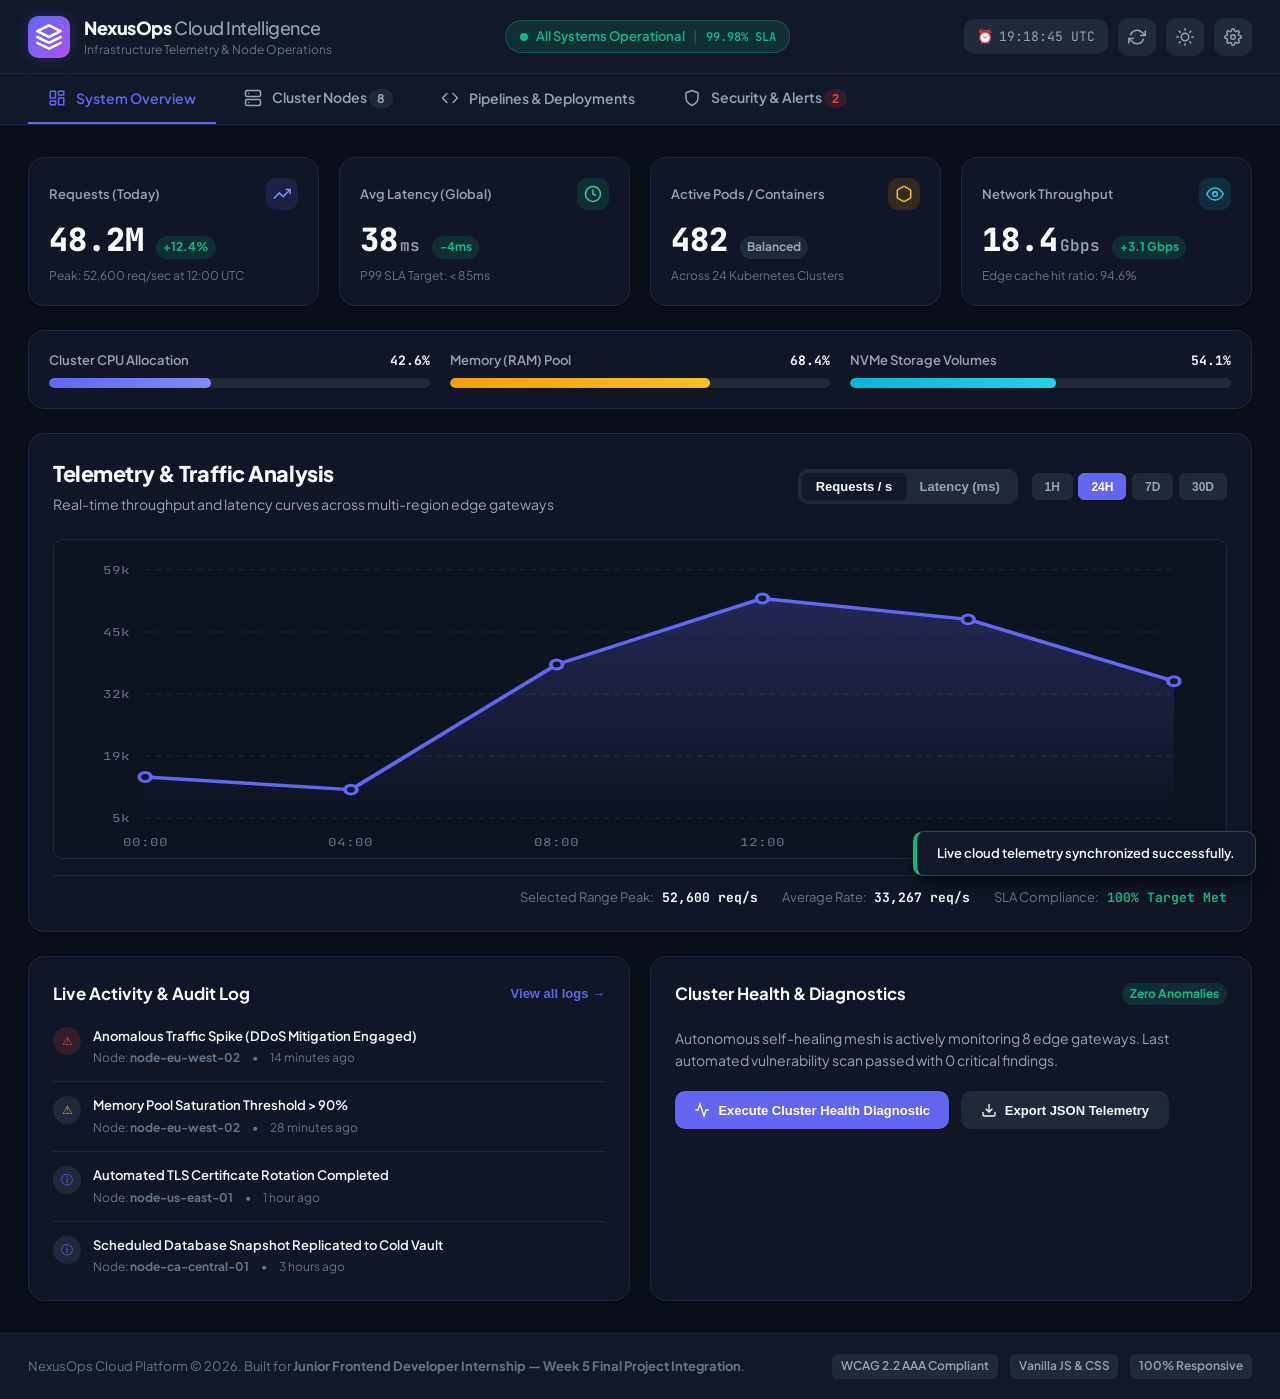
<file: Week_5_Final_Project_Integration/index.html>
<!DOCTYPE html>
<html lang="en" data-theme="dark" data-font="normal">
<head>
  <meta charset="UTF-8">
  <meta name="viewport" content="width=device-width, initial-scale=1.0">
  <meta name="description" content="NexusOps Enterprise Cloud Dashboard - High-performance, fully accessible infrastructure intelligence and telemetry platform.">
  <title>NexusOps Enterprise Cloud Infrastructure Dashboard</title>
  <link rel="preconnect" href="https://fonts.googleapis.com">
  <link rel="preconnect" href="https://fonts.gstatic.com" crossorigin>
  <link href="https://fonts.googleapis.com/css2?family=Plus+Jakarta+Sans:wght@400;500;600;700;800&family=JetBrains+Mono:wght@400;500;600&display=swap" rel="stylesheet">
  <link rel="stylesheet" href="style.css">
</head>
<body>
  <!-- Skip Link for Keyboard Accessibility -->
  <a href="#main-content" class="skip-link">Skip to main dashboard content</a>

  <!-- Live Announcer for Screen Readers -->
  <div id="sr-announcer" class="sr-only" aria-live="polite" aria-atomic="true"></div>

  <!-- App Wrapper -->
  <div class="app-layout">
    <!-- Top Global Header -->
    <header class="app-header" role="banner">
      <div class="header-brand">
        <div class="brand-logo" aria-hidden="true">
          <svg width="28" height="28" viewBox="0 0 24 24" fill="none" stroke="currentColor" stroke-width="2.2" stroke-linecap="round" stroke-linejoin="round">
            <polygon points="12 2 2 7 12 12 22 7 12 2"></polygon>
            <polyline points="2 17 12 22 22 17"></polyline>
            <polyline points="2 12 12 17 22 12"></polyline>
          </svg>
        </div>
        <div class="brand-info">
          <h1 class="brand-title">NexusOps <span>Cloud Intelligence</span></h1>
          <p class="brand-subtitle">Infrastructure Telemetry &amp; Node Operations</p>
        </div>
      </div>

      <!-- Live Global Cluster Status -->
      <div class="cluster-pulse-pill" id="global-cluster-status" aria-label="System status: All primary cluster services operational">
        <span class="status-indicator-dot pulse" aria-hidden="true"></span>
        <span class="pulse-text" id="pulse-status-text">All Systems Operational</span>
        <span class="pulse-divider" aria-hidden="true">|</span>
        <span class="pulse-uptime" id="pulse-sla-text">99.98% SLA</span>
      </div>

      <!-- Header Utilities & Accessibility Controls -->
      <div class="header-actions">
        <!-- Live Clock -->
        <div class="live-clock-badge" id="live-clock" aria-label="Current system time">
          <span class="clock-icon" aria-hidden="true">&#9200;</span>
          <span id="clock-display">00:00:00 UTC</span>
        </div>

        <!-- Refresh Data Button -->
        <button id="btn-refresh" class="btn-icon" aria-label="Refresh telemetry data" title="Refresh Telemetry">
          <svg width="18" height="18" viewBox="0 0 24 24" fill="none" stroke="currentColor" stroke-width="2" stroke-linecap="round" stroke-linejoin="round" aria-hidden="true">
            <polyline points="23 4 23 10 17 10"></polyline>
            <polyline points="1 20 1 14 7 14"></polyline>
            <path d="M3.51 9a9 9 0 0 1 14.85-3.36L23 10M1 14l4.64 4.36A9 9 0 0 0 20.49 15"></path>
          </svg>
        </button>

        <!-- Theme Toggle Button -->
        <button id="btn-theme-toggle" class="btn-icon" aria-label="Toggle visual theme between Dark, Light, and High Contrast" title="Switch Theme">
          <svg class="theme-icon-dark" width="18" height="18" viewBox="0 0 24 24" fill="none" stroke="currentColor" stroke-width="2" stroke-linecap="round" stroke-linejoin="round" aria-hidden="true">
            <path d="M21 12.79A9 9 0 1 1 11.21 3 7 7 0 0 0 21 12.79z"></path>
          </svg>
          <svg class="theme-icon-light" width="18" height="18" viewBox="0 0 24 24" fill="none" stroke="currentColor" stroke-width="2" stroke-linecap="round" stroke-linejoin="round" aria-hidden="true">
            <circle cx="12" cy="12" r="5"></circle>
            <line x1="12" y1="1" x2="12" y2="3"></line>
            <line x1="12" y1="21" x2="12" y2="23"></line>
            <line x1="4.22" y1="4.22" x2="5.64" y2="5.64"></line>
            <line x1="18.36" y1="18.36" x2="19.78" y2="19.78"></line>
            <line x1="1" y1="12" x2="3" y2="12"></line>
            <line x1="21" y1="12" x2="23" y2="12"></line>
            <line x1="4.22" y1="19.78" x2="5.64" y2="18.36"></line>
            <line x1="18.36" y1="5.64" x2="19.78" y2="4.22"></line>
          </svg>
        </button>

        <!-- Accessibility Preferences Popover Trigger -->
        <div class="a11y-dropdown-wrap">
          <button id="btn-a11y-settings" class="btn-icon" aria-label="Open accessibility display preferences" aria-haspopup="true" aria-expanded="false" title="Accessibility Settings">
            <svg width="18" height="18" viewBox="0 0 24 24" fill="none" stroke="currentColor" stroke-width="2" stroke-linecap="round" stroke-linejoin="round" aria-hidden="true">
              <circle cx="12" cy="12" r="3"></circle>
              <path d="M19.4 15a1.65 1.65 0 0 0 .33 1.82l.06.06a2 2 0 0 1 0 2.83 2 2 0 0 1-2.83 0l-.06-.06a1.65 1.65 0 0 0-1.82-.33 1.65 1.65 0 0 0-1 1.51V21a2 2 0 0 1-2 2 2 2 0 0 1-2-2v-.09A1.65 1.65 0 0 0 9 19.4a1.65 1.65 0 0 0-1.82.33l-.06.06a2 2 0 0 1-2.83 0 2 2 0 0 1 0-2.83l.06-.06a1.65 1.65 0 0 0 .33-1.82 1.65 1.65 0 0 0-1.51-1H3a2 2 0 0 1-2-2 2 2 0 0 1 2-2h.09A1.65 1.65 0 0 0 4.6 9a1.65 1.65 0 0 0-.33-1.82l-.06-.06a2 2 0 0 1 0-2.83 2 2 0 0 1 2.83 0l.06.06a1.65 1.65 0 0 0 1.82.33H9a1.65 1.65 0 0 0 1-1.51V3a2 2 0 0 1 2-2 2 2 0 0 1 2 2v.09a1.65 1.65 0 0 0 1 1.51 1.65 1.65 0 0 0 1.82-.33l.06-.06a2 2 0 0 1 2.83 0 2 2 0 0 1 0 2.83l-.06.06a1.65 1.65 0 0 0-.33 1.82V9a1.65 1.65 0 0 0 1.51 1H21a2 2 0 0 1 2 2 2 2 0 0 1-2 2h-.09a1.65 1.65 0 0 0-1.51 1z"></path>
            </svg>
          </button>
          <div id="a11y-menu" class="a11y-menu hidden" role="region" aria-label="Accessibility options">
            <h3 class="a11y-menu-title">Display &amp; Access Preferences</h3>
            <div class="a11y-option-group">
              <label for="font-size-select" class="a11y-label">Font Sizing:</label>
              <select id="font-size-select" class="a11y-select">
                <option value="normal">Standard (100%)</option>
                <option value="large">Large (115%)</option>
                <option value="xlarge">Extra Large (130%)</option>
              </select>
            </div>
            <div class="a11y-option-group">
              <label for="contrast-select" class="a11y-label">Contrast Mode:</label>
              <select id="contrast-select" class="a11y-select">
                <option value="dark">Dark Theme (Default)</option>
                <option value="light">Light Theme</option>
                <option value="high-contrast">High Contrast (WCAG AAA)</option>
              </select>
            </div>
            <div class="a11y-option-group">
              <label class="a11y-checkbox-label">
                <input type="checkbox" id="reduce-motion-toggle">
                <span>Reduce Interface Animations</span>
              </label>
            </div>
          </div>
        </div>
      </div>
    </header>

    <!-- Navigation Tab Bar -->
    <nav class="app-nav" aria-label="Dashboard primary navigation">
      <div class="tab-list" role="tablist" aria-orientation="horizontal">
        <button id="tab-overview" class="tab-btn active" role="tab" aria-selected="true" aria-controls="panel-overview" tabindex="0">
          <svg width="18" height="18" viewBox="0 0 24 24" fill="none" stroke="currentColor" stroke-width="2" stroke-linecap="round" stroke-linejoin="round" aria-hidden="true">
            <rect x="3" y="3" width="7" height="9"></rect>
            <rect x="14" y="3" width="7" height="5"></rect>
            <rect x="14" y="12" width="7" height="9"></rect>
            <rect x="3" y="16" width="7" height="5"></rect>
          </svg>
          <span>System Overview</span>
        </button>

        <button id="tab-nodes" class="tab-btn" role="tab" aria-selected="false" aria-controls="panel-nodes" tabindex="-1">
          <svg width="18" height="18" viewBox="0 0 24 24" fill="none" stroke="currentColor" stroke-width="2" stroke-linecap="round" stroke-linejoin="round" aria-hidden="true">
            <rect x="2" y="2" width="20" height="8" rx="2" ry="2"></rect>
            <rect x="2" y="14" width="20" height="8" rx="2" ry="2"></rect>
            <line x1="6" y1="6" x2="6.01" y2="6"></line>
            <line x1="6" y1="18" x2="6.01" y2="18"></line>
          </svg>
          <span>Cluster Nodes <span class="badge" id="badge-node-count">8</span></span>
        </button>

        <button id="tab-deployments" class="tab-btn" role="tab" aria-selected="false" aria-controls="panel-deployments" tabindex="-1">
          <svg width="18" height="18" viewBox="0 0 24 24" fill="none" stroke="currentColor" stroke-width="2" stroke-linecap="round" stroke-linejoin="round" aria-hidden="true">
            <polyline points="16 18 22 12 16 6"></polyline>
            <polyline points="8 6 2 12 8 18"></polyline>
          </svg>
          <span>Pipelines &amp; Deployments</span>
        </button>

        <button id="tab-security" class="tab-btn" role="tab" aria-selected="false" aria-controls="panel-security" tabindex="-1">
          <svg width="18" height="18" viewBox="0 0 24 24" fill="none" stroke="currentColor" stroke-width="2" stroke-linecap="round" stroke-linejoin="round" aria-hidden="true">
            <path d="M12 22s8-4 8-10V5l-8-3-8 3v7c0 6 8 10 8 10z"></path>
          </svg>
          <span>Security &amp; Alerts <span class="badge badge-alert" id="badge-alert-count">2</span></span>
        </button>
      </div>
    </nav>

    <!-- Main Content Area -->
    <main id="main-content" class="app-main" tabindex="-1">

      <!-- ======================================================== -->
      <!-- TAB 1: SYSTEM OVERVIEW PANEL                             -->
      <!-- ======================================================== -->
      <section id="panel-overview" class="tab-panel active" role="tabpanel" aria-labelledby="tab-overview">
        <!-- KPI Summary Cards Row -->
        <div class="metrics-grid">
          <!-- Card 1: Total Requests -->
          <article class="metric-card" aria-labelledby="metric-label-req">
            <div class="metric-header">
              <span id="metric-label-req" class="metric-title">Requests (Today)</span>
              <span class="metric-icon bg-indigo" aria-hidden="true">
                <svg width="18" height="18" viewBox="0 0 24 24" fill="none" stroke="currentColor" stroke-width="2"><polyline points="23 6 13.5 15.5 8.5 10.5 1 18"></polyline><polyline points="17 6 23 6 23 12"></polyline></svg>
              </span>
            </div>
            <div class="metric-value-wrap">
              <span class="metric-value" id="kpi-requests">48.2M</span>
              <span class="metric-trend trend-up" aria-label="Increased by 12.4% compared to yesterday">+12.4%</span>
            </div>
            <div class="metric-footer">
              <span class="metric-subtext">Peak: 52,600 req/sec at 12:00 UTC</span>
            </div>
          </article>

          <!-- Card 2: Average Latency -->
          <article class="metric-card" aria-labelledby="metric-label-latency">
            <div class="metric-header">
              <span id="metric-label-latency" class="metric-title">Avg Latency (Global)</span>
              <span class="metric-icon bg-emerald" aria-hidden="true">
                <svg width="18" height="18" viewBox="0 0 24 24" fill="none" stroke="currentColor" stroke-width="2"><circle cx="12" cy="12" r="10"></circle><polyline points="12 6 12 12 16 14"></polyline></svg>
              </span>
            </div>
            <div class="metric-value-wrap">
              <span class="metric-value" id="kpi-latency">38<span class="metric-unit">ms</span></span>
              <span class="metric-trend trend-up" aria-label="Improved by 4ms from last week">-4ms</span>
            </div>
            <div class="metric-footer">
              <span class="metric-subtext">P99 SLA Target: &lt; 85ms</span>
            </div>
          </article>

          <!-- Card 3: Active Containers -->
          <article class="metric-card" aria-labelledby="metric-label-containers">
            <div class="metric-header">
              <span id="metric-label-containers" class="metric-title">Active Pods / Containers</span>
              <span class="metric-icon bg-amber" aria-hidden="true">
                <svg width="18" height="18" viewBox="0 0 24 24" fill="none" stroke="currentColor" stroke-width="2"><path d="M21 16V8a2 2 0 0 0-1-1.73l-7-4a2 2 0 0 0-2 0l-7 4A2 2 0 0 0 3 8v8a2 2 0 0 0 1 1.73l7 4a2 2 0 0 0 2 0l7-4A2 2 0 0 0 21 16z"></path></svg>
              </span>
            </div>
            <div class="metric-value-wrap">
              <span class="metric-value" id="kpi-containers">482</span>
              <span class="metric-trend trend-neutral" aria-label="Stable across 8 regions">Balanced</span>
            </div>
            <div class="metric-footer">
              <span class="metric-subtext">Across 24 Kubernetes Clusters</span>
            </div>
          </article>

          <!-- Card 4: Bandwidth Throughput -->
          <article class="metric-card" aria-labelledby="metric-label-bw">
            <div class="metric-header">
              <span id="metric-label-bw" class="metric-title">Network Throughput</span>
              <span class="metric-icon bg-cyan" aria-hidden="true">
                <svg width="18" height="18" viewBox="0 0 24 24" fill="none" stroke="currentColor" stroke-width="2"><path d="M1 12s4-8 11-8 11 8 11 8-4 8-11 8-11-8-11-8z"></path><circle cx="12" cy="12" r="3"></circle></svg>
              </span>
            </div>
            <div class="metric-value-wrap">
              <span class="metric-value" id="kpi-bandwidth">18.4<span class="metric-unit">Gbps</span></span>
              <span class="metric-trend trend-up" aria-label="Egress flow healthy">+3.1 Gbps</span>
            </div>
            <div class="metric-footer">
              <span class="metric-subtext">Edge cache hit ratio: 94.6%</span>
            </div>
          </article>
        </div>

        <!-- System Resource Utilization Bars -->
        <div class="resource-gauges-panel">
          <div class="gauge-item">
            <div class="gauge-labels">
              <span class="gauge-name">Cluster CPU Allocation</span>
              <span class="gauge-value" id="gauge-cpu-text">42.6%</span>
            </div>
            <div class="progress-track" role="progressbar" id="gauge-cpu-bar" aria-valuenow="42.6" aria-valuemin="0" aria-valuemax="100" aria-label="Cluster CPU utilization">
              <div class="progress-fill fill-cpu" style="width: 42.6%"></div>
            </div>
          </div>

          <div class="gauge-item">
            <div class="gauge-labels">
              <span class="gauge-name">Memory (RAM) Pool</span>
              <span class="gauge-value" id="gauge-mem-text">68.4%</span>
            </div>
            <div class="progress-track" role="progressbar" id="gauge-mem-bar" aria-valuenow="68.4" aria-valuemin="0" aria-valuemax="100" aria-label="Memory pool utilization">
              <div class="progress-fill fill-mem" style="width: 68.4%"></div>
            </div>
          </div>

          <div class="gauge-item">
            <div class="gauge-labels">
              <span class="gauge-name">NVMe Storage Volumes</span>
              <span class="gauge-value" id="gauge-disk-text">54.1%</span>
            </div>
            <div class="progress-track" role="progressbar" id="gauge-disk-bar" aria-valuenow="54.1" aria-valuemin="0" aria-valuemax="100" aria-label="Storage capacity utilization">
              <div class="progress-fill fill-disk" style="width: 54.1%"></div>
            </div>
          </div>
        </div>

        <!-- Interactive Telemetry SVG Chart Section -->
        <div class="dashboard-chart-card">
          <div class="chart-header">
            <div class="chart-title-wrap">
              <h2 class="section-title">Telemetry &amp; Traffic Analysis</h2>
              <p class="section-desc">Real-time throughput and latency curves across multi-region edge gateways</p>
            </div>
            <div class="chart-controls">
              <!-- Metric Type Switcher -->
              <div class="segmented-control" role="group" aria-label="Select metric display">
                <button class="seg-btn active" id="btn-metric-requests" aria-pressed="true">Requests / s</button>
                <button class="seg-btn" id="btn-metric-latency" aria-pressed="false">Latency (ms)</button>
              </div>

              <!-- Timeframe Filters -->
              <div class="timeframe-buttons" role="group" aria-label="Select telemetry timeframe">
                <button class="time-btn" data-timeframe="1h">1H</button>
                <button class="time-btn active" data-timeframe="24h" aria-current="true">24H</button>
                <button class="time-btn" data-timeframe="7d">7D</button>
                <button class="time-btn" data-timeframe="30d">30D</button>
              </div>
            </div>
          </div>

          <!-- SVG Visual Chart Container -->
          <div class="chart-visual-container" id="chart-container" role="img" aria-label="Interactive line chart displaying infrastructure traffic trends over time.">
            <!-- Dynamic SVG Chart rendered here by script.js -->
            <svg id="telemetry-chart-svg" class="telemetry-svg" viewBox="0 0 900 320" preserveAspectRatio="none">
              <!-- Injected dynamically -->
            </svg>
            <div id="chart-tooltip" class="chart-tooltip hidden" role="tooltip" aria-hidden="true"></div>
          </div>

          <div class="chart-footer-stats">
            <div class="stat-pill">
              <span class="stat-pill-label">Selected Range Peak:</span>
              <span class="stat-pill-val" id="stat-peak">52,600 req/s</span>
            </div>
            <div class="stat-pill">
              <span class="stat-pill-label">Average Rate:</span>
              <span class="stat-pill-val" id="stat-avg">33,267 req/s</span>
            </div>
            <div class="stat-pill">
              <span class="stat-pill-label">SLA Compliance:</span>
              <span class="stat-pill-val text-success" id="stat-sla">100% Target Met</span>
            </div>
          </div>
        </div>

        <!-- Bottom Grid: Recent Activity Feed & Node Quick Status -->
        <div class="overview-dual-grid">
          <!-- Recent Security & Incident Stream -->
          <div class="panel-card">
            <div class="panel-card-header">
              <h3 class="panel-card-title">Live Activity &amp; Audit Log</h3>
              <button class="btn-text-link" id="btn-view-all-alerts">View all logs &rarr;</button>
            </div>
            <ul class="activity-feed-list" id="activity-feed-list" aria-label="Recent system events">
              <!-- Rendered via JS -->
            </ul>
          </div>

          <!-- Quick Action Card -->
          <div class="panel-card">
            <div class="panel-card-header">
              <h3 class="panel-card-title">Cluster Health &amp; Diagnostics</h3>
              <span class="badge badge-success">Zero Anomalies</span>
            </div>
            <div class="quick-diagnostics-content">
              <p class="diagnostics-summary">
                Autonomous self-healing mesh is actively monitoring 8 edge gateways. Last automated vulnerability scan passed with 0 critical findings.
              </p>
              <div class="diagnostic-actions">
                <button class="btn btn-primary" id="btn-run-diagnostics">
                  <svg width="16" height="16" viewBox="0 0 24 24" fill="none" stroke="currentColor" stroke-width="2"><path d="M22 12h-4l-3 9L9 3l-3 9H2"></path></svg>
                  <span>Execute Cluster Health Diagnostic</span>
                </button>
                <button class="btn btn-secondary" id="btn-export-telemetry">
                  <svg width="16" height="16" viewBox="0 0 24 24" fill="none" stroke="currentColor" stroke-width="2"><path d="M21 15v4a2 2 0 0 1-2 2H5a2 2 0 0 1-2-2v-4"></path><polyline points="7 10 12 15 17 10"></polyline><line x1="12" y1="15" x2="12" y2="3"></line></svg>
                  <span>Export JSON Telemetry</span>
                </button>
              </div>
            </div>
          </div>
        </div>
      </section>

      <!-- ======================================================== -->
      <!-- TAB 2: CLUSTER NODES DATA TABLE PANEL                     -->
      <!-- ======================================================== -->
      <section id="panel-nodes" class="tab-panel" role="tabpanel" aria-labelledby="tab-nodes" hidden>
        <div class="panel-header-with-actions">
          <div>
            <h2 class="section-title">Cluster Infrastructure Nodes</h2>
            <p class="section-desc">Manage edge regions, CPU/Memory telemetry, active connections, and node health</p>
          </div>
          <div class="table-meta-counter" id="nodes-count-display" aria-live="polite">
            Showing 8 of 8 nodes
          </div>
        </div>

        <!-- Filter & Search Control Bar -->
        <div class="table-control-bar" role="search" aria-label="Filter cluster nodes">
          <div class="search-input-wrap">
            <svg class="search-icon" width="16" height="16" viewBox="0 0 24 24" fill="none" stroke="currentColor" stroke-width="2" aria-hidden="true">
              <circle cx="11" cy="11" r="8"></circle>
              <line x1="21" y1="21" x2="16.65" y2="16.65"></line>
            </svg>
            <input type="search" id="node-search-input" class="search-input" placeholder="Search by Node ID, Name, or Region..." aria-label="Search cluster nodes">
            <button id="btn-clear-search" class="btn-clear-input hidden" aria-label="Clear search query">&times;</button>
          </div>

          <div class="filter-controls-group">
            <!-- Status Filter -->
            <label for="node-status-filter" class="filter-label">Status:</label>
            <select id="node-status-filter" class="filter-select" aria-label="Filter nodes by operational status">
              <option value="all">All Statuses</option>
              <option value="operational">Operational</option>
              <option value="degraded">Degraded</option>
              <option value="maintenance">Maintenance</option>
            </select>

            <!-- Region Filter -->
            <label for="node-region-filter" class="filter-label">Region:</label>
            <select id="node-region-filter" class="filter-select" aria-label="Filter nodes by cloud region">
              <option value="all">All Regions</option>
              <option value="US-East">US-East</option>
              <option value="EU-West">EU-West</option>
              <option value="AP-South">AP-South</option>
              <option value="AP-East">AP-East</option>
              <option value="CA-Central">CA-Central</option>
              <option value="SA-East">SA-East</option>
            </select>

            <!-- Reset Button -->
            <button id="btn-reset-node-filters" class="btn btn-secondary btn-sm" aria-label="Reset all search and status filters">
              Reset Filters
            </button>
          </div>
        </div>

        <!-- Accessible Sortable Data Table -->
        <div class="table-container" tabindex="0" role="region" aria-label="Cluster Nodes Table. Scroll horizontally if required.">
          <table class="data-table" id="nodes-table" aria-describedby="nodes-table-desc">
            <caption id="nodes-table-desc" class="sr-only">List of cloud cluster nodes with hardware utilization and actions. Click headers to sort.</caption>
            <thead>
              <tr>
                <th scope="col" class="th-sortable" data-sort="id" aria-sort="none">
                  <button type="button" class="btn-sort" aria-label="Sort by Node ID">
                    <span>Node ID</span>
                    <span class="sort-indicator" aria-hidden="true">&#x21C5;</span>
                  </button>
                </th>
                <th scope="col" class="th-sortable" data-sort="name" aria-sort="none">
                  <button type="button" class="btn-sort" aria-label="Sort by Node Name and Region">
                    <span>Node Name &amp; Region</span>
                    <span class="sort-indicator" aria-hidden="true">&#x21C5;</span>
                  </button>
                </th>
                <th scope="col" class="th-sortable" data-sort="status" aria-sort="none">
                  <button type="button" class="btn-sort" aria-label="Sort by Operational Status">
                    <span>Status</span>
                    <span class="sort-indicator" aria-hidden="true">&#x21C5;</span>
                  </button>
                </th>
                <th scope="col" class="th-sortable" data-sort="cpuUsage" aria-sort="none">
                  <button type="button" class="btn-sort" aria-label="Sort by CPU Usage">
                    <span>CPU Usage</span>
                    <span class="sort-indicator" aria-hidden="true">&#x21C5;</span>
                  </button>
                </th>
                <th scope="col" class="th-sortable" data-sort="memoryUsage" aria-sort="none">
                  <button type="button" class="btn-sort" aria-label="Sort by Memory Usage">
                    <span>Memory</span>
                    <span class="sort-indicator" aria-hidden="true">&#x21C5;</span>
                  </button>
                </th>
                <th scope="col" class="th-sortable" data-sort="activeConnections" aria-sort="none">
                  <button type="button" class="btn-sort" aria-label="Sort by Active Connections">
                    <span>Connections</span>
                    <span class="sort-indicator" aria-hidden="true">&#x21C5;</span>
                  </button>
                </th>
                <th scope="col" class="th-sortable" data-sort="uptimeDays" aria-sort="none">
                  <button type="button" class="btn-sort" aria-label="Sort by Uptime Days">
                    <span>Uptime</span>
                    <span class="sort-indicator" aria-hidden="true">&#x21C5;</span>
                  </button>
                </th>
                <th scope="col" class="th-actions">Actions</th>
              </tr>
            </thead>
            <tbody id="nodes-table-body">
              <!-- Dynamically populated by script.js -->
            </tbody>
          </table>

          <!-- Empty State (Hidden when data is present) -->
          <div id="table-empty-state" class="table-empty-state hidden">
            <svg width="48" height="48" viewBox="0 0 24 24" fill="none" stroke="currentColor" stroke-width="1.5" aria-hidden="true">
              <circle cx="11" cy="11" r="8"></circle>
              <line x1="21" y1="21" x2="16.65" y2="16.65"></line>
            </svg>
            <h3 class="empty-title">No matching cluster nodes found</h3>
            <p class="empty-desc">Try clearing your filters or searching with a different term.</p>
            <button id="btn-empty-reset" class="btn btn-primary btn-sm">Clear All Filters</button>
          </div>
        </div>

        <!-- Table Pagination Controls -->
        <div class="table-pagination-bar">
          <div class="pagination-info" id="pagination-info" aria-live="polite">
            Showing 1-8 of 8 items
          </div>
          <div class="pagination-buttons" role="navigation" aria-label="Table pagination">
            <button id="btn-page-prev" class="btn-page" aria-label="Previous Page" disabled>
              &larr; Previous
            </button>
            <span class="page-indicator" id="page-indicator">Page 1 of 1</span>
            <button id="btn-page-next" class="btn-page" aria-label="Next Page" disabled>
              Next &rarr;
            </button>
          </div>
        </div>
      </section>

      <!-- ======================================================== -->
      <!-- TAB 3: PIPELINES & DEPLOYMENTS PANEL                      -->
      <!-- ======================================================== -->
      <section id="panel-deployments" class="tab-panel" role="tabpanel" aria-labelledby="tab-deployments" hidden>
        <div class="panel-header-with-actions">
          <div>
            <h2 class="section-title">Continuous Integration &amp; Deployments</h2>
            <p class="section-desc">Automated build verification, container delivery, and test coverage metrics</p>
          </div>
          <button id="btn-trigger-deployment" class="btn btn-primary">
            <svg width="16" height="16" viewBox="0 0 24 24" fill="none" stroke="currentColor" stroke-width="2"><line x1="12" y1="5" x2="12" y2="19"></line><line x1="5" y1="12" x2="19" y2="12"></line></svg>
            <span>Trigger New Deployment</span>
          </button>
        </div>

        <div class="deployments-grid" id="deployments-grid">
          <!-- Populated by script.js -->
        </div>
      </section>

      <!-- ======================================================== -->
      <!-- TAB 4: SECURITY & AUDIT LOGS PANEL                        -->
      <!-- ======================================================== -->
      <section id="panel-security" class="tab-panel" role="tabpanel" aria-labelledby="tab-security" hidden>
        <div class="panel-header-with-actions">
          <div>
            <h2 class="section-title">Security Center &amp; Threat Detection</h2>
            <p class="section-desc">Automated anomaly detection, TLS verification, and DDoS mitigation events</p>
          </div>
          <div class="security-kpis">
            <span class="badge badge-critical" id="sec-crit-badge">1 Active Mitigation</span>
            <span class="badge badge-success">TLS 1.3 Strict</span>
          </div>
        </div>

        <div class="security-timeline" id="security-timeline-list">
          <!-- Populated by script.js -->
        </div>
      </section>

    </main>

    <!-- Footer -->
    <footer class="app-footer" role="contentinfo">
      <div class="footer-left">
        <p>NexusOps Cloud Platform &copy; 2026. Built for <strong>Junior Frontend Developer Internship &mdash; Week 5 Final Project Integration</strong>.</p>
      </div>
      <div class="footer-right">
        <span class="footer-tag">WCAG 2.2 AAA Compliant</span>
        <span class="footer-tag">Vanilla JS &amp; CSS</span>
        <span class="footer-tag">100% Responsive</span>
      </div>
    </footer>
  </div>

  <!-- ======================================================== -->
  <!-- ACCESSIBLE MODAL: NODE TELEMETRY INSPECTION DIALOG        -->
  <!-- ======================================================== -->
  <div id="node-modal" class="modal-backdrop hidden" role="dialog" aria-modal="true" aria-labelledby="modal-node-title" aria-describedby="modal-node-desc">
    <div class="modal-dialog">
      <div class="modal-header">
        <div class="modal-title-wrap">
          <span class="status-indicator-dot" id="modal-node-status-dot" aria-hidden="true"></span>
          <h3 id="modal-node-title" class="modal-title">Node Diagnostics</h3>
        </div>
        <button id="btn-close-modal" class="modal-close-btn" aria-label="Close dialog window">&times;</button>
      </div>

      <div class="modal-body" id="modal-node-desc">
        <div class="modal-grid">
          <div class="modal-field">
            <span class="modal-field-label">Node Identifier:</span>
            <span class="modal-field-val mono" id="modal-node-id">-</span>
          </div>
          <div class="modal-field">
            <span class="modal-field-label">Geographic Region:</span>
            <span class="modal-field-val" id="modal-node-region">-</span>
          </div>
          <div class="modal-field">
            <span class="modal-field-label">Health Status:</span>
            <span class="modal-field-val" id="modal-node-status">-</span>
          </div>
          <div class="modal-field">
            <span class="modal-field-label">Total Uptime:</span>
            <span class="modal-field-val" id="modal-node-uptime">-</span>
          </div>
          <div class="modal-field">
            <span class="modal-field-label">CPU Core Usage:</span>
            <span class="modal-field-val" id="modal-node-cpu">-</span>
          </div>
          <div class="modal-field">
            <span class="modal-field-label">Memory Allocation:</span>
            <span class="modal-field-val" id="modal-node-memory">-</span>
          </div>
          <div class="modal-field">
            <span class="modal-field-label">Concurrent Sockets:</span>
            <span class="modal-field-val mono" id="modal-node-conns">-</span>
          </div>
          <div class="modal-field">
            <span class="modal-field-label">Storage I/O Rate:</span>
            <span class="modal-field-val mono" id="modal-node-disk">-</span>
          </div>
        </div>

        <div class="modal-chart-preview">
          <h4 class="modal-subheading">Socket Load Distribution</h4>
          <div class="modal-progress-bar">
            <div class="modal-progress-fill" id="modal-load-bar" style="width: 50%;"></div>
          </div>
        </div>
      </div>

      <div class="modal-footer">
        <button id="btn-drain-node" class="btn btn-warning btn-sm">Drain Traffic</button>
        <button id="btn-restart-node" class="btn btn-secondary btn-sm">Restart Containers</button>
        <button id="btn-modal-dismiss" class="btn btn-primary btn-sm">Close Inspection</button>
      </div>
    </div>
  </div>

  <!-- Toast Notification Container (Live Region) -->
  <div id="toast-container" class="toast-container" aria-live="polite" aria-atomic="true"></div>

  <!-- Main Application Script -->
  <script src="script.js"></script>
</body>
</html>
</file>
<file: Week_2_Interactive_UI_Components/style.css>
/* ========================================================
   NexusUI — Production Design System & Component Stylesheet
   Junior Frontend Developer Internship — Week 2 Submission
   ======================================================== */

/* --------------------------------------------------------
   1. CSS Custom Properties / Design Tokens
   -------------------------------------------------------- */
:root {
  /* Brand Primary & Accents (Vibrant HSL Palette) */
  --color-primary: #6366f1;
  --color-primary-hover: #4f46e5;
  --color-primary-light: rgba(99, 102, 241, 0.12);
  --color-primary-glow: rgba(99, 102, 241, 0.35);

  --color-accent: #06b6d4;
  --color-accent-hover: #0891b2;
  --color-accent-light: rgba(6, 182, 212, 0.12);

  --color-success: #10b981;
  --color-success-bg: rgba(16, 185, 129, 0.12);
  --color-warning: #f59e0b;
  --color-warning-bg: rgba(245, 158, 11, 0.12);
  --color-danger: #ef4444;
  --color-danger-bg: rgba(239, 68, 68, 0.12);
  --color-danger-hover: #dc2626;
  --color-info: #3b82f6;
  --color-info-bg: rgba(59, 130, 246, 0.12);

  /* Typography */
  --font-sans: 'Plus Jakarta Sans', -apple-system, BlinkMacSystemFont, 'Segoe UI', Roboto, sans-serif;
  --font-mono: 'JetBrains Mono', 'Fira Code', Menlo, Consolas, monospace;

  /* Spacing Scale */
  --space-1: 0.25rem;
  --space-2: 0.5rem;
  --space-3: 0.75rem;
  --space-4: 1rem;
  --space-5: 1.25rem;
  --space-6: 1.5rem;
  --space-8: 2rem;
  --space-10: 2.5rem;
  --space-12: 3rem;
  --space-16: 4rem;

  /* Border Radii */
  --radius-xs: 4px;
  --radius-sm: 8px;
  --radius-md: 12px;
  --radius-lg: 16px;
  --radius-xl: 24px;
  --radius-full: 9999px;

  /* Transitions & Animation Timings */
  --transition-fast: 150ms cubic-bezier(0.4, 0, 0.2, 1);
  --transition-normal: 250ms cubic-bezier(0.4, 0, 0.2, 1);
  --transition-spring: 350ms cubic-bezier(0.34, 1.56, 0.64, 1);
  --transition-smooth: 400ms cubic-bezier(0.16, 1, 0.3, 1);

  /* Z-Index Hierarchy */
  --z-header: 100;
  --z-hud: 200;
  --z-toast: 500;
  --z-modal-backdrop: 1000;
  --z-modal: 1010;
}

/* --------------------------------------------------------
   2. Dark Theme (Default) Tokens
   -------------------------------------------------------- */
[data-theme="dark"] {
  --bg-page: #0b0f19;
  --bg-surface: #111827;
  --bg-surface-elevated: #1f2937;
  --bg-surface-glass: rgba(17, 24, 39, 0.75);
  --bg-input: #0f172a;

  --border-subtle: rgba(255, 255, 255, 0.08);
  --border-medium: rgba(255, 255, 255, 0.14);
  --border-accent: rgba(99, 102, 241, 0.4);

  --text-main: #f8fafc;
  --text-muted: #94a3b8;
  --text-subtle: #64748b;
  --text-inverse: #0b0f19;

  --shadow-sm: 0 2px 4px rgba(0, 0, 0, 0.3);
  --shadow-md: 0 4px 14px rgba(0, 0, 0, 0.4);
  --shadow-lg: 0 10px 25px rgba(0, 0, 0, 0.5);
  --shadow-xl: 0 20px 40px rgba(0, 0, 0, 0.65);
  --shadow-glow: 0 0 24px rgba(99, 102, 241, 0.2);

  --sun-icon-display: block;
  --moon-icon-display: none;
}

/* --------------------------------------------------------
   3. Light Theme Tokens
   -------------------------------------------------------- */
[data-theme="light"] {
  --bg-page: #f8fafc;
  --bg-surface: #ffffff;
  --bg-surface-elevated: #f1f5f9;
  --bg-surface-glass: rgba(255, 255, 255, 0.85);
  --bg-input: #ffffff;

  --border-subtle: #e2e8f0;
  --border-medium: #cbd5e1;
  --border-accent: rgba(99, 102, 241, 0.4);

  --text-main: #0f172a;
  --text-muted: #475569;
  --text-subtle: #94a3b8;
  --text-inverse: #ffffff;

  --shadow-sm: 0 1px 3px rgba(0, 0, 0, 0.06);
  --shadow-md: 0 4px 12px rgba(0, 0, 0, 0.08);
  --shadow-lg: 0 12px 24px rgba(0, 0, 0, 0.1);
  --shadow-xl: 0 20px 35px rgba(0, 0, 0, 0.12);
  --shadow-glow: 0 0 20px rgba(99, 102, 241, 0.15);

  --sun-icon-display: none;
  --moon-icon-display: block;
}

/* --------------------------------------------------------
   4. Base Reset & Typography
   -------------------------------------------------------- */
*, *::before, *::after {
  box-sizing: border-box;
  margin: 0;
  padding: 0;
}

html {
  font-size: 16px;
  scroll-behavior: smooth;
  scroll-padding-top: 5rem;
}

body {
  font-family: var(--font-sans);
  background-color: var(--bg-page);
  color: var(--text-main);
  line-height: 1.6;
  -webkit-font-smoothing: antialiased;
  -moz-osx-font-smoothing: grayscale;
  overflow-x: hidden;
  transition: background-color var(--transition-normal), color var(--transition-normal);
}

/* Accessible Skip Navigation Link */
.skip-link {
  position: absolute;
  top: -100px;
  left: 1rem;
  background: var(--color-primary);
  color: #ffffff;
  padding: 0.75rem 1.25rem;
  border-radius: var(--radius-sm);
  z-index: 9999;
  font-weight: 600;
  text-decoration: none;
  transition: top var(--transition-fast);
  box-shadow: var(--shadow-lg);
}

.skip-link:focus {
  top: 1rem;
  outline: 3px solid #ffffff;
}

/* Universal Focus Outline (WCAG AAA) */
:focus-visible {
  outline: 2px solid var(--color-primary);
  outline-offset: 3px;
}

a {
  color: inherit;
  text-decoration: none;
}

button {
  font-family: inherit;
  cursor: pointer;
  border: none;
  background: none;
}

input, select, textarea {
  font-family: inherit;
}

/* Keyboard Tag `<kbd>` Styling */
kbd {
  display: inline-block;
  padding: 0.15em 0.45em;
  font-family: var(--font-mono);
  font-size: 0.75em;
  font-weight: 600;
  color: var(--text-main);
  background-color: var(--bg-surface-elevated);
  border: 1px solid var(--border-medium);
  border-radius: var(--radius-xs);
  box-shadow: 0 1px 1px rgba(0,0,0,0.2);
}

/* Code Syntax & Preformatted Blocks */
pre, code {
  font-family: var(--font-mono);
}

/* Container */
.container {
  width: 100%;
  max-width: 1240px;
  margin-left: auto;
  margin-right: auto;
  padding-left: var(--space-6);
  padding-right: var(--space-6);
}

/* Glassmorphism Panel Utility */
.glass-panel {
  background: var(--bg-surface-glass);
  backdrop-filter: blur(16px);
  -webkit-backdrop-filter: blur(16px);
  border: 1px solid var(--border-subtle);
  border-radius: var(--radius-lg);
  box-shadow: var(--shadow-md);
  transition: border-color var(--transition-normal), box-shadow var(--transition-normal);
}

.glass-panel:hover {
  border-color: var(--border-medium);
}

/* Gradient Text Highlight */
.gradient-text {
  background: linear-gradient(135deg, #6366f1 0%, #06b6d4 50%, #ec4899 100%);
  -webkit-background-clip: text;
  -webkit-text-fill-color: transparent;
  display: inline-block;
}

.text-accent {
  color: var(--color-accent);
}

/* --------------------------------------------------------
   5. Buttons System
   -------------------------------------------------------- */
.btn {
  display: inline-flex;
  align-items: center;
  justify-content: center;
  gap: var(--space-2);
  font-weight: 600;
  font-size: 0.9375rem;
  padding: 0.625rem 1.25rem;
  border-radius: var(--radius-md);
  transition: all var(--transition-fast);
  white-space: nowrap;
  user-select: none;
}

.btn:active {
  transform: translateY(1px);
}

.btn-sm {
  padding: 0.4rem 0.85rem;
  font-size: 0.8125rem;
  border-radius: var(--radius-sm);
}

.btn-xs {
  padding: 0.3rem 0.65rem;
  font-size: 0.75rem;
  border-radius: var(--radius-xs);
}

.btn-lg {
  padding: 0.875rem 1.75rem;
  font-size: 1.0625rem;
  border-radius: var(--radius-md);
}

.btn-primary {
  background: linear-gradient(135deg, var(--color-primary) 0%, #4338ca 100%);
  color: #ffffff;
  box-shadow: 0 4px 12px var(--color-primary-glow);
}

.btn-primary:hover {
  background: linear-gradient(135deg, #4f46e5 0%, #3730a3 100%);
  box-shadow: 0 6px 18px var(--color-primary-glow);
  transform: translateY(-1px);
}

.btn-secondary {
  background: var(--bg-surface-elevated);
  color: var(--text-main);
  border: 1px solid var(--border-medium);
}

.btn-secondary:hover {
  background: var(--border-subtle);
  border-color: var(--color-primary);
}

.btn-outline {
  background: transparent;
  color: var(--text-main);
  border: 1px solid var(--border-medium);
}

.btn-outline:hover {
  border-color: var(--color-primary);
  background: var(--color-primary-light);
  color: var(--color-primary);
}

.btn-danger {
  background: var(--color-danger);
  color: #ffffff;
}

.btn-danger:hover {
  background: var(--color-danger-hover);
}

.btn-danger-outline {
  border: 1px solid var(--color-danger);
  color: var(--color-danger);
}

.btn-danger-outline:hover {
  background: var(--color-danger-bg);
}

.btn-success {
  background: var(--color-success);
  color: #ffffff;
}

.btn-info {
  background: var(--color-info);
  color: #ffffff;
}

.btn-warning {
  background: var(--color-warning);
  color: #0b0f19;
}

.icon-btn {
  display: inline-flex;
  align-items: center;
  justify-content: center;
  width: 40px;
  height: 40px;
  border-radius: var(--radius-sm);
  background: var(--bg-surface-elevated);
  color: var(--text-main);
  border: 1px solid var(--border-subtle);
  transition: all var(--transition-fast);
}

.icon-btn:hover {
  background: var(--border-subtle);
  color: var(--color-primary);
}

.sun-icon {
  display: var(--sun-icon-display);
}

.moon-icon {
  display: var(--moon-icon-display);
}

/* Badges */
.badge {
  display: inline-flex;
  align-items: center;
  gap: var(--space-1);
  padding: 0.2rem 0.6rem;
  font-size: 0.75rem;
  font-weight: 700;
  text-transform: uppercase;
  letter-spacing: 0.05em;
  border-radius: var(--radius-full);
}

.badge-accent {
  background: var(--color-accent-light);
  color: var(--color-accent);
  border: 1px solid rgba(6, 182, 212, 0.3);
}

.badge-primary {
  background: var(--color-primary-light);
  color: var(--color-primary);
  border: 1px solid rgba(99, 102, 241, 0.3);
}

.badge-subtle {
  background: var(--bg-surface-elevated);
  color: var(--text-muted);
  border: 1px solid var(--border-subtle);
}

.badge-danger {
  background: var(--color-danger-bg);
  color: var(--color-danger);
  border: 1px solid rgba(239, 68, 68, 0.3);
}

.counter-badge {
  background: var(--color-primary);
  color: #ffffff;
  font-size: 0.7rem;
  font-weight: 700;
  padding: 0.1rem 0.45rem;
  border-radius: var(--radius-full);
}

/* --------------------------------------------------------
   6. Announcement Bar & Navigation Header
   -------------------------------------------------------- */
.announcement-bar {
  background: linear-gradient(90deg, #1e1b4b 0%, #083344 100%);
  color: #e2e8f0;
  font-size: 0.8125rem;
  padding: 0.5rem 0;
  border-bottom: 1px solid var(--border-subtle);
}

.announcement-content {
  display: flex;
  align-items: center;
  justify-content: center;
  gap: var(--space-3);
  flex-wrap: wrap;
  text-align: center;
}

.announcement-link {
  color: var(--color-accent);
  font-weight: 600;
  text-decoration: underline;
}

.app-header {
  position: sticky;
  top: 0;
  z-index: var(--z-header);
  background: var(--bg-surface-glass);
  backdrop-filter: blur(18px);
  -webkit-backdrop-filter: blur(18px);
  border-bottom: 1px solid var(--border-subtle);
  transition: all var(--transition-normal);
}

.header-inner {
  display: flex;
  align-items: center;
  justify-content: space-between;
  height: 4.25rem;
  gap: var(--space-4);
}

.brand-group {
  display: flex;
  align-items: center;
}

.brand-logo {
  display: inline-flex;
  align-items: center;
  gap: var(--space-3);
  font-weight: 800;
  font-size: 1.25rem;
  letter-spacing: -0.02em;
}

.logo-mark {
  width: 36px;
  height: 36px;
  border-radius: var(--radius-sm);
  background: linear-gradient(135deg, var(--color-primary) 0%, var(--color-accent) 100%);
  display: flex;
  align-items: center;
  justify-content: center;
  color: #ffffff;
  box-shadow: 0 4px 10px var(--color-primary-glow);
}

.version-tag {
  font-size: 0.65rem;
  font-weight: 700;
  background: var(--bg-surface-elevated);
  border: 1px solid var(--border-medium);
  padding: 0.15rem 0.4rem;
  border-radius: var(--radius-xs);
  color: var(--text-muted);
}

.primary-nav .nav-list {
  display: flex;
  align-items: center;
  gap: var(--space-6);
  list-style: none;
}

.nav-link {
  font-size: 0.9375rem;
  font-weight: 500;
  color: var(--text-muted);
  transition: color var(--transition-fast);
  position: relative;
  padding: 0.25rem 0;
}

.nav-link:hover {
  color: var(--text-main);
}

.header-actions {
  display: flex;
  align-items: center;
  gap: var(--space-3);
}

/* Active Focus Tracker in Header */
.focus-indicator-pill {
  display: inline-flex;
  align-items: center;
  gap: 0.35rem;
  background: var(--bg-surface-elevated);
  border: 1px solid var(--border-subtle);
  padding: 0.35rem 0.75rem;
  border-radius: var(--radius-full);
  font-size: 0.75rem;
  font-family: var(--font-mono);
}

.status-dot {
  width: 8px;
  height: 8px;
  border-radius: 50%;
  background-color: var(--color-success);
  box-shadow: 0 0 6px var(--color-success);
}

.focus-label {
  color: var(--text-subtle);
  text-transform: uppercase;
  font-weight: 700;
  font-size: 0.65rem;
}

.focus-target {
  color: var(--color-accent);
  font-weight: 600;
}

/* --------------------------------------------------------
   7. Hero Showcase Section
   -------------------------------------------------------- */
.hero-section {
  padding: var(--space-12) 0 var(--space-10);
  background: radial-gradient(circle at 50% 10%, rgba(99, 102, 241, 0.1) 0%, transparent 60%);
}

.hero-container {
  display: grid;
  grid-template-columns: 1.25fr 1fr;
  gap: var(--space-10);
  align-items: center;
}

.pill-badge {
  display: inline-flex;
  align-items: center;
  gap: var(--space-2);
  background: var(--color-primary-light);
  border: 1px solid var(--border-accent);
  color: var(--color-primary);
  padding: 0.35rem 0.85rem;
  border-radius: var(--radius-full);
  font-size: 0.8125rem;
  font-weight: 600;
  margin-bottom: var(--space-4);
}

.hero-title {
  font-size: clamp(2rem, 3.5vw + 1rem, 3.25rem);
  font-weight: 800;
  line-height: 1.15;
  letter-spacing: -0.03em;
  margin-bottom: var(--space-4);
}

.hero-subtitle {
  font-size: 1.125rem;
  color: var(--text-muted);
  line-height: 1.6;
  margin-bottom: var(--space-8);
}

.hero-cta-group {
  display: flex;
  align-items: center;
  gap: var(--space-4);
  flex-wrap: wrap;
  margin-bottom: var(--space-8);
}

.feature-pills-row {
  display: flex;
  align-items: center;
  gap: var(--space-4);
  flex-wrap: wrap;
}

.feature-pill {
  display: inline-flex;
  align-items: center;
  gap: 0.35rem;
  font-size: 0.8125rem;
  color: var(--text-muted);
  font-weight: 500;
}

.check-icon {
  color: var(--color-success);
  font-weight: bold;
}

/* Hero Stats Telemetry Card */
.hero-stats-card {
  padding: var(--space-6);
  position: relative;
  overflow: hidden;
}

.stats-card-header {
  display: flex;
  align-items: center;
  justify-content: space-between;
  padding-bottom: var(--space-4);
  border-bottom: 1px solid var(--border-subtle);
  margin-bottom: var(--space-5);
}

.traffic-lights {
  display: flex;
  gap: 6px;
}

.traffic-lights .light {
  width: 10px;
  height: 10px;
  border-radius: 50%;
}

.traffic-lights .red { background: #ef4444; }
.traffic-lights .yellow { background: #f59e0b; }
.traffic-lights .green { background: #10b981; }

.card-title {
  font-size: 0.8125rem;
  font-weight: 700;
  text-transform: uppercase;
  letter-spacing: 0.05em;
  color: var(--text-muted);
}

.live-pill {
  background: rgba(16, 185, 129, 0.2);
  color: var(--color-success);
  font-size: 0.65rem;
  font-weight: 800;
  padding: 0.15rem 0.5rem;
  border-radius: var(--radius-full);
  letter-spacing: 0.05em;
  animation: pulseLive 2s infinite ease-in-out;
}

@keyframes pulseLive {
  0%, 100% { opacity: 1; transform: scale(1); }
  50% { opacity: 0.6; transform: scale(0.96); }
}

.stats-metrics-grid {
  display: grid;
  grid-template-columns: repeat(2, 1fr);
  gap: var(--space-4);
  margin-bottom: var(--space-6);
}

.metric-item {
  background: var(--bg-surface-elevated);
  padding: var(--space-3) var(--space-4);
  border-radius: var(--radius-md);
  border: 1px solid var(--border-subtle);
}

.metric-val {
  display: block;
  font-size: 1.5rem;
  font-weight: 800;
  color: var(--text-main);
  font-family: var(--font-mono);
}

.metric-key {
  font-size: 0.75rem;
  color: var(--text-subtle);
  font-weight: 500;
}

.quick-test-actions {
  background: var(--bg-surface-elevated);
  padding: var(--space-4);
  border-radius: var(--radius-md);
  border: 1px solid var(--border-subtle);
}

.quick-test-title {
  font-size: 0.75rem;
  font-weight: 700;
  color: var(--text-muted);
  margin-bottom: var(--space-3);
  text-transform: uppercase;
  letter-spacing: 0.04em;
}

.quick-btn-grid {
  display: grid;
  grid-template-columns: repeat(2, 1fr);
  gap: var(--space-2);
}

/* --------------------------------------------------------
   8. Component Section Generic Layout
   -------------------------------------------------------- */
.component-section {
  padding: var(--space-16) 0;
  border-top: 1px solid var(--border-subtle);
}

.section-header {
  margin-bottom: var(--space-8);
  max-width: 800px;
}

.section-tag {
  display: inline-block;
  font-family: var(--font-mono);
  font-size: 0.8125rem;
  font-weight: 700;
  color: var(--color-primary);
  text-transform: uppercase;
  letter-spacing: 0.05em;
  margin-bottom: var(--space-2);
}

.section-title {
  font-size: clamp(1.75rem, 2.5vw + 1rem, 2.5rem);
  font-weight: 800;
  letter-spacing: -0.02em;
  margin-bottom: var(--space-3);
}

.section-description {
  font-size: 1.0625rem;
  color: var(--text-muted);
  line-height: 1.6;
}

.component-grid {
  display: grid;
  grid-template-columns: 1.15fr 1fr;
  gap: var(--space-8);
  align-items: start;
}

.interactive-card {
  padding: var(--space-8);
}

.details-card {
  padding: var(--space-8);
}

.card-toolbar {
  display: flex;
  align-items: center;
  justify-content: space-between;
  margin-bottom: var(--space-4);
  flex-wrap: wrap;
  gap: var(--space-3);
}

.card-heading {
  font-size: 1.25rem;
  font-weight: 700;
  color: var(--text-main);
}

.card-text {
  color: var(--text-muted);
  font-size: 0.9375rem;
  margin-bottom: var(--space-6);
  line-height: 1.6;
}

/* Trigger Button Clusters */
.trigger-button-cluster {
  display: grid;
  grid-template-columns: repeat(2, 1fr);
  gap: var(--space-4);
  margin-bottom: var(--space-8);
}

.config-subpanel {
  background: var(--bg-surface-elevated);
  padding: var(--space-4);
  border-radius: var(--radius-md);
  border: 1px solid var(--border-subtle);
}

.config-title {
  font-size: 0.8125rem;
  font-weight: 700;
  color: var(--text-muted);
  margin-bottom: var(--space-3);
}

.config-toggles {
  display: flex;
  align-items: center;
  gap: var(--space-4);
  flex-wrap: wrap;
}

/* Custom Toggle Switch */
.toggle-control {
  display: inline-flex;
  align-items: center;
  gap: var(--space-2);
  cursor: pointer;
  user-select: none;
  font-size: 0.8125rem;
  font-weight: 500;
  color: var(--text-main);
}

.toggle-control input[type="checkbox"] {
  position: absolute;
  opacity: 0;
  width: 0;
  height: 0;
}

.toggle-track {
  width: 36px;
  height: 20px;
  background-color: var(--border-medium);
  border-radius: var(--radius-full);
  position: relative;
  transition: background-color var(--transition-fast);
}

.toggle-track::after {
  content: '';
  position: absolute;
  top: 2px;
  left: 2px;
  width: 16px;
  height: 16px;
  border-radius: 50%;
  background-color: #ffffff;
  transition: transform var(--transition-spring);
}

.toggle-control input[type="checkbox"]:checked + .toggle-track {
  background-color: var(--color-primary);
}

.toggle-control input[type="checkbox"]:checked + .toggle-track::after {
  transform: translateX(16px);
}

.toggle-control input[type="checkbox"]:focus-visible + .toggle-track {
  box-shadow: 0 0 0 2px var(--color-primary);
}

/* Specifications Bullet List */
.spec-list {
  list-style: none;
  display: flex;
  flex-direction: column;
  gap: var(--space-4);
  margin-bottom: var(--space-6);
}

.spec-list li {
  position: relative;
  padding-left: var(--space-5);
  font-size: 0.875rem;
  color: var(--text-muted);
  line-height: 1.5;
}

.spec-list li::before {
  content: "•";
  color: var(--color-primary);
  font-size: 1.5rem;
  position: absolute;
  left: 0;
  top: -0.25rem;
}

.spec-list li strong {
  color: var(--text-main);
}

/* Code Snippet Box */
.code-preview-box {
  background: #090d16;
  border: 1px solid var(--border-subtle);
  border-radius: var(--radius-md);
  padding: var(--space-4);
  overflow-x: auto;
}

.code-header {
  display: flex;
  align-items: center;
  justify-content: space-between;
  padding-bottom: var(--space-3);
  border-bottom: 1px solid rgba(255, 255, 255, 0.08);
  margin-bottom: var(--space-3);
  font-size: 0.75rem;
  color: var(--text-subtle);
  font-weight: 600;
}

.code-badge {
  background: var(--color-primary-light);
  color: var(--color-primary);
  padding: 0.1rem 0.4rem;
  border-radius: var(--radius-xs);
  font-family: var(--font-mono);
  font-size: 0.7rem;
}

.code-preview-box pre code {
  color: #e2e8f0;
  font-size: 0.8125rem;
  line-height: 1.5;
}

/* Code syntax highlights */
.token-keyword { color: #f43f5e; font-weight: 600; }
.token-string { color: #10b981; }
.token-function { color: #38bdf8; }
.token-prop { color: #a78bfa; }
.token-bool { color: #f59e0b; }
.token-comment { color: #64748b; font-style: italic; }
.token-selector { color: #fb7185; }

/* --------------------------------------------------------
   9. MODAL COMPONENT STYLING (WAI-ARIA)
   -------------------------------------------------------- */
.nexus-modal {
  position: fixed;
  top: 0;
  left: 0;
  width: 100vw;
  height: 100vh;
  z-index: var(--z-modal);
  display: flex;
  align-items: center;
  justify-content: center;
  padding: var(--space-4);
  visibility: hidden;
  opacity: 0;
  pointer-events: none;
  transition: opacity var(--transition-normal), visibility var(--transition-normal);
}

.nexus-modal.active {
  visibility: visible;
  opacity: 1;
  pointer-events: auto;
}

/* Modal Backdrop */
.nexus-modal-backdrop {
  position: absolute;
  top: 0;
  left: 0;
  width: 100%;
  height: 100%;
  background: rgba(11, 15, 25, 0.78);
  backdrop-filter: blur(10px);
  -webkit-backdrop-filter: blur(10px);
  z-index: 1;
}

/* Modal Dialog Box */
.nexus-modal-dialog {
  position: relative;
  z-index: 2;
  width: 100%;
  max-width: 580px;
  max-height: 90vh;
  overflow-y: auto;
  background: var(--bg-surface);
  border: 1px solid var(--border-medium);
  border-radius: var(--radius-xl);
  box-shadow: var(--shadow-xl), var(--shadow-glow);
  transform: scale(0.92) translateY(16px);
  transition: transform var(--transition-spring), opacity var(--transition-normal);
  display: flex;
  flex-direction: column;
}

.nexus-modal.active .nexus-modal-dialog {
  transform: scale(1) translateY(0);
}

.nexus-modal-dialog.modal-sm {
  max-width: 440px;
}

/* Slide-in Right Drawer Modal Variation */
.nexus-modal.modal-drawer-right {
  justify-content: flex-end;
  padding: 0;
}

.nexus-modal.modal-drawer-right .nexus-modal-dialog {
  max-width: 420px;
  height: 100vh;
  max-height: 100vh;
  border-radius: var(--radius-xl) 0 0 var(--radius-xl);
  transform: translateX(100%);
  transition: transform var(--transition-smooth);
}

.nexus-modal.modal-drawer-right.active .nexus-modal-dialog {
  transform: translateX(0);
}

/* Modal Internal Sections */
.nexus-modal-header {
  display: flex;
  align-items: flex-start;
  justify-content: space-between;
  padding: var(--space-6) var(--space-6) var(--space-4);
  border-bottom: 1px solid var(--border-subtle);
}

.modal-badge-group {
  display: flex;
  flex-direction: column;
  gap: var(--space-1);
}

.modal-title {
  font-size: 1.25rem;
  font-weight: 700;
  color: var(--text-main);
}

.nexus-modal-close {
  width: 32px;
  height: 32px;
  border-radius: 50%;
  display: flex;
  align-items: center;
  justify-content: center;
  font-size: 1.35rem;
  color: var(--text-subtle);
  background: var(--bg-surface-elevated);
  transition: all var(--transition-fast);
  line-height: 1;
}

.nexus-modal-close:hover {
  background: var(--border-subtle);
  color: var(--text-main);
  transform: rotate(90deg);
}

.nexus-modal-body {
  padding: var(--space-6);
  color: var(--text-muted);
  font-size: 0.9375rem;
  line-height: 1.6;
}

.modal-subtext {
  margin-bottom: var(--space-4);
}

.modal-callout-box {
  background: var(--bg-surface-elevated);
  border-left: 3px solid var(--color-primary);
  padding: var(--space-3) var(--space-4);
  border-radius: 0 var(--radius-sm) var(--radius-sm) 0;
  display: flex;
  align-items: flex-start;
  gap: var(--space-3);
  margin: var(--space-4) 0;
  font-size: 0.875rem;
  color: var(--text-main);
}

.nexus-modal-footer {
  display: flex;
  align-items: center;
  justify-content: flex-end;
  gap: var(--space-3);
  padding: var(--space-4) var(--space-6);
  border-top: 1px solid var(--border-subtle);
  background: var(--bg-surface-elevated);
  border-radius: 0 0 var(--radius-xl) var(--radius-xl);
}

/* Forms inside modal */
.form-group {
  margin-bottom: var(--space-4);
}

.form-label {
  display: block;
  font-size: 0.8125rem;
  font-weight: 600;
  color: var(--text-main);
  margin-bottom: var(--space-2);
}

.required {
  color: var(--color-danger);
}

.form-input, .form-select, .form-textarea {
  width: 100%;
  background: var(--bg-input);
  border: 1px solid var(--border-medium);
  border-radius: var(--radius-sm);
  padding: 0.625rem 0.875rem;
  color: var(--text-main);
  font-size: 0.875rem;
  transition: border-color var(--transition-fast), box-shadow var(--transition-fast);
}

.form-input:focus, .form-select:focus, .form-textarea:focus {
  border-color: var(--color-primary);
  box-shadow: 0 0 0 3px var(--color-primary-light);
  outline: none;
}

.form-error {
  display: block;
  font-size: 0.75rem;
  color: var(--color-danger);
  margin-top: var(--space-1);
  min-height: 1.1rem;
}

.drawer-stats-list {
  display: flex;
  flex-direction: column;
  gap: var(--space-3);
  margin-top: var(--space-4);
}

.drawer-stat-item {
  display: flex;
  align-items: center;
  justify-content: space-between;
  padding: var(--space-3);
  background: var(--bg-surface-elevated);
  border-radius: var(--radius-sm);
  font-size: 0.8125rem;
}

/* --------------------------------------------------------
   10. TABS COMPONENT STYLING (WAI-ARIA)
   -------------------------------------------------------- */
.tab-controls-cluster {
  display: flex;
  align-items: center;
  gap: var(--space-4);
  flex-wrap: wrap;
}

.control-label {
  font-size: 0.8125rem;
  font-weight: 600;
  color: var(--text-muted);
}

.keyboard-hint-pill {
  font-size: 0.75rem;
  color: var(--text-subtle);
  background: var(--bg-surface-elevated);
  border: 1px solid var(--border-subtle);
  padding: 0.25rem 0.65rem;
  border-radius: var(--radius-full);
}

/* Nexus Tabs Container */
.nexus-tabs {
  margin-top: var(--space-6);
  display: flex;
  flex-direction: column;
  gap: var(--space-6);
}

/* Horizontal Layout */
.nexus-tabs.horizontal {
  flex-direction: column;
}

/* Vertical Layout */
.nexus-tabs.vertical {
  flex-direction: row;
  align-items: flex-start;
}

.nexus-tabs.vertical .nexus-tab-list {
  flex-direction: column;
  min-width: 240px;
}

/* Tab List Container */
.nexus-tab-list {
  display: flex;
  position: relative;
  background: var(--bg-surface-elevated);
  border: 1px solid var(--border-subtle);
  border-radius: var(--radius-lg);
  padding: 6px;
  gap: 4px;
}

/* Gliding Indicator Pill */
.tab-glider {
  position: absolute;
  top: 6px;
  left: 6px;
  height: calc(100% - 12px);
  background: var(--bg-surface);
  border-radius: var(--radius-md);
  box-shadow: var(--shadow-sm);
  border: 1px solid var(--border-subtle);
  pointer-events: none;
  transition: transform var(--transition-spring), width var(--transition-normal), height var(--transition-normal);
  z-index: 1;
}

/* Tab Buttons */
.nexus-tab-btn {
  position: relative;
  z-index: 2;
  display: inline-flex;
  align-items: center;
  gap: var(--space-2);
  padding: 0.625rem 1.25rem;
  font-weight: 600;
  font-size: 0.875rem;
  color: var(--text-muted);
  border-radius: var(--radius-md);
  transition: color var(--transition-fast);
  white-space: nowrap;
}

.nexus-tab-btn:hover {
  color: var(--text-main);
}

.nexus-tab-btn.active {
  color: var(--color-primary);
}

/* Tab Panels */
.nexus-tab-panels {
  position: relative;
  min-height: 220px;
}

.nexus-tab-panel {
  display: none;
  animation: tabFadeIn 250ms ease-out;
}

.nexus-tab-panel.active {
  display: block;
}

@keyframes tabFadeIn {
  from {
    opacity: 0;
    transform: translateY(6px);
  }
  to {
    opacity: 1;
    transform: translateY(0);
  }
}

.panel-content-grid {
  display: grid;
  grid-template-columns: 1.2fr 1fr;
  gap: var(--space-8);
  align-items: start;
}

.panel-title {
  font-size: 1.25rem;
  font-weight: 700;
  color: var(--text-main);
  margin-bottom: var(--space-3);
}

.feature-bullets {
  list-style: none;
  margin-top: var(--space-4);
  display: flex;
  flex-direction: column;
  gap: var(--space-3);
}

.feature-bullets li {
  font-size: 0.875rem;
  color: var(--text-muted);
  position: relative;
  padding-left: var(--space-4);
}

.feature-bullets li::before {
  content: "→";
  color: var(--color-primary);
  position: absolute;
  left: 0;
  font-weight: bold;
}

.interactive-snippet-box {
  background: var(--bg-surface-elevated);
  border: 1px solid var(--border-subtle);
  border-radius: var(--radius-md);
  padding: var(--space-4);
}

.snippet-header {
  font-size: 0.8125rem;
  font-weight: 700;
  color: var(--text-muted);
  margin-bottom: var(--space-3);
  text-transform: uppercase;
  letter-spacing: 0.04em;
}

.snippet-help {
  font-size: 0.8125rem;
  color: var(--text-subtle);
  margin-bottom: var(--space-3);
}

/* State inspection table */
.state-table-wrap {
  overflow-x: auto;
}

.state-table {
  width: 100%;
  border-collapse: collapse;
  font-size: 0.8125rem;
}

.state-table th, .state-table td {
  padding: 0.4rem 0.6rem;
  text-align: left;
  border-bottom: 1px solid var(--border-subtle);
}

.state-table th {
  color: var(--text-subtle);
  font-weight: 600;
  font-size: 0.75rem;
}

.state-table td code {
  color: var(--color-accent);
}

/* Benchmarks Row */
.benchmarks-row {
  display: grid;
  grid-template-columns: repeat(3, 1fr);
  gap: var(--space-3);
  margin-top: var(--space-4);
}

.benchmark-box {
  background: var(--bg-surface-elevated);
  padding: var(--space-3);
  border-radius: var(--radius-sm);
  border: 1px solid var(--border-subtle);
  text-align: center;
}

.bench-number {
  display: block;
  font-size: 1.25rem;
  font-weight: 800;
  color: var(--color-primary);
  font-family: var(--font-mono);
}

.bench-label {
  font-size: 0.7rem;
  color: var(--text-subtle);
  font-weight: 600;
}

.a11y-checklist {
  display: flex;
  flex-direction: column;
  gap: var(--space-3);
  margin-top: var(--space-4);
}

.check-item {
  display: flex;
  align-items: center;
  gap: var(--space-3);
  font-size: 0.875rem;
  color: var(--text-muted);
}

.check-badge {
  background: var(--color-success-bg);
  color: var(--color-success);
  font-size: 0.7rem;
  font-weight: 800;
  padding: 0.15rem 0.4rem;
  border-radius: var(--radius-xs);
  letter-spacing: 0.05em;
}

/* --------------------------------------------------------
   11. ACCORDION COMPONENT STYLING (WAI-ARIA)
   -------------------------------------------------------- */
.accordion-toolbar {
  display: flex;
  align-items: center;
  justify-content: space-between;
  gap: var(--space-4);
  flex-wrap: wrap;
  margin-bottom: var(--space-4);
}

.search-box-wrap {
  position: relative;
  flex: 1;
  min-width: 260px;
}

.search-icon {
  position: absolute;
  top: 50%;
  left: 0.85rem;
  transform: translateY(-50%);
  color: var(--text-subtle);
}

.search-input {
  padding-left: 2.35rem;
  padding-right: 2.2rem;
}

.clear-btn {
  position: absolute;
  top: 50%;
  right: 0.75rem;
  transform: translateY(-50%);
  color: var(--text-subtle);
  font-size: 1.25rem;
}

.clear-btn:hover {
  color: var(--text-main);
}

.accordion-action-btns {
  display: flex;
  align-items: center;
  gap: var(--space-3);
  flex-wrap: wrap;
}

.search-status-bar {
  font-size: 0.8125rem;
  color: var(--text-subtle);
  margin-bottom: var(--space-4);
  font-style: italic;
}

/* Nexus Accordion Container */
.nexus-accordion {
  display: flex;
  flex-direction: column;
  gap: var(--space-3);
}

/* Accordion Item */
.nexus-accordion-item {
  background: var(--bg-surface-elevated);
  border: 1px solid var(--border-subtle);
  border-radius: var(--radius-md);
  overflow: hidden;
  transition: border-color var(--transition-fast), box-shadow var(--transition-fast);
}

.nexus-accordion-item:hover {
  border-color: var(--border-medium);
}

.nexus-accordion-item.active {
  border-color: var(--color-primary);
  box-shadow: 0 4px 14px var(--color-primary-light);
}

/* Accordion Trigger Header */
.nexus-accordion-header {
  margin: 0;
}

.nexus-accordion-trigger {
  width: 100%;
  display: flex;
  align-items: center;
  justify-content: space-between;
  padding: var(--space-4) var(--space-6);
  background: transparent;
  color: var(--text-main);
  font-weight: 600;
  font-size: 1rem;
  text-align: left;
  transition: background-color var(--transition-fast);
  gap: var(--space-4);
}

.nexus-accordion-trigger:hover {
  background-color: var(--border-subtle);
}

.acc-title-group {
  display: flex;
  align-items: center;
  gap: var(--space-3);
}

.acc-badge {
  font-family: var(--font-mono);
  font-size: 0.75rem;
  color: var(--color-primary);
  background: var(--color-primary-light);
  padding: 0.15rem 0.45rem;
  border-radius: var(--radius-xs);
  font-weight: 700;
}

.acc-chevron {
  color: var(--text-subtle);
  display: flex;
  align-items: center;
  justify-content: center;
  transition: transform var(--transition-spring);
  flex-shrink: 0;
}

.nexus-accordion-item.active .acc-chevron {
  transform: rotate(180deg);
  color: var(--color-primary);
}

/* ========================================================
   Silky CSS Grid Accordion Transition (Frame-Perfect Height)
   ======================================================== */
.nexus-accordion-panel {
  display: grid;
  grid-template-rows: 0fr;
  transition: grid-template-rows 300ms cubic-bezier(0.4, 0, 0.2, 1);
  overflow: hidden;
}

.nexus-accordion-item.active .nexus-accordion-panel {
  grid-template-rows: 1fr;
}

.nexus-accordion-panel .panel-inner {
  min-height: 0;
  padding: 0 var(--space-6);
  opacity: 0;
  transform: translateY(-8px);
  transition: opacity 250ms ease, transform 250ms ease, padding 300ms ease;
  color: var(--text-muted);
  font-size: 0.9375rem;
  line-height: 1.6;
}

.nexus-accordion-item.active .nexus-accordion-panel .panel-inner {
  padding: var(--space-3) var(--space-6) var(--space-6);
  opacity: 1;
  transform: translateY(0);
}

.code-inline-callout {
  background: var(--bg-surface);
  border-left: 3px solid var(--color-accent);
  padding: var(--space-3) var(--space-4);
  border-radius: 0 var(--radius-sm) var(--radius-sm) 0;
  margin-top: var(--space-4);
  font-size: 0.8125rem;
}

/* Highlighted match mark */
mark.search-highlight {
  background: rgba(245, 158, 11, 0.35);
  color: inherit;
  padding: 0.1em 0.2em;
  border-radius: 2px;
}

/* Empty Search State */
.empty-search-state {
  text-align: center;
  padding: var(--space-10) var(--space-4);
  background: var(--bg-surface-elevated);
  border-radius: var(--radius-md);
  margin-top: var(--space-4);
}

.empty-icon {
  font-size: 2rem;
  margin-bottom: var(--space-2);
}

.empty-search-state h4 {
  font-size: 1.125rem;
  color: var(--text-main);
  margin-bottom: var(--space-2);
}

.empty-search-state p {
  color: var(--text-muted);
  font-size: 0.875rem;
  margin-bottom: var(--space-4);
}

/* --------------------------------------------------------
   12. TOAST NOTIFICATIONS COMPONENT (ARIA Live Region)
   -------------------------------------------------------- */
.toast-trigger-grid {
  display: grid;
  grid-template-columns: repeat(4, 1fr);
  gap: var(--space-4);
}

.nexus-toast-container {
  position: fixed;
  bottom: var(--space-6);
  right: var(--space-6);
  z-index: var(--z-toast);
  display: flex;
  flex-direction: column-reverse;
  gap: var(--space-3);
  max-width: 380px;
  width: calc(100vw - 2rem);
  pointer-events: none;
}

.nexus-toast {
  position: relative;
  background: var(--bg-surface);
  border: 1px solid var(--border-medium);
  border-radius: var(--radius-md);
  padding: var(--space-4);
  box-shadow: var(--shadow-xl);
  display: flex;
  align-items: flex-start;
  gap: var(--space-3);
  pointer-events: auto;
  overflow: hidden;
  animation: toastSlideUp 300ms cubic-bezier(0.34, 1.56, 0.64, 1);
  transition: transform var(--transition-normal), opacity var(--transition-normal);
}

.nexus-toast.toast-dismissing {
  opacity: 0;
  transform: translateX(100%);
}

@keyframes toastSlideUp {
  from {
    opacity: 0;
    transform: translateY(24px) scale(0.95);
  }
  to {
    opacity: 1;
    transform: translateY(0) scale(1);
  }
}

.toast-icon {
  flex-shrink: 0;
  width: 24px;
  height: 24px;
  display: flex;
  align-items: center;
  justify-content: center;
}

.toast-content {
  flex: 1;
}

.toast-title {
  font-size: 0.875rem;
  font-weight: 700;
  color: var(--text-main);
  margin-bottom: 2px;
}

.toast-message {
  font-size: 0.8125rem;
  color: var(--text-muted);
  line-height: 1.4;
}

.toast-close-btn {
  color: var(--text-subtle);
  font-size: 1.25rem;
  line-height: 1;
  padding: 2px;
}

.toast-close-btn:hover {
  color: var(--text-main);
}

.toast-progress-bar {
  position: absolute;
  bottom: 0;
  left: 0;
  height: 3px;
  width: 100%;
  background: var(--color-primary);
  transform-origin: left;
  animation: toastProgress linear forwards;
}

@keyframes toastProgress {
  from { transform: scaleX(1); }
  to { transform: scaleX(0); }
}

.nexus-toast.success .toast-progress-bar { background: var(--color-success); }
.nexus-toast.info .toast-progress-bar { background: var(--color-info); }
.nexus-toast.warning .toast-progress-bar { background: var(--color-warning); }
.nexus-toast.error .toast-progress-bar { background: var(--color-danger); }

/* --------------------------------------------------------
   13. Code Viewer & Documentation Tabs
   -------------------------------------------------------- */
.code-tabs-header {
  display: flex;
  align-items: center;
  justify-content: space-between;
  border-bottom: 1px solid var(--border-subtle);
  padding-bottom: var(--space-3);
  margin-bottom: var(--space-4);
  flex-wrap: wrap;
  gap: var(--space-3);
}

.code-tab-nav {
  display: flex;
  gap: var(--space-2);
}

.code-tab-btn {
  padding: 0.4rem 0.85rem;
  font-size: 0.8125rem;
  font-weight: 600;
  color: var(--text-muted);
  border-radius: var(--radius-sm);
  transition: all var(--transition-fast);
}

.code-tab-btn:hover {
  color: var(--text-main);
  background: var(--border-subtle);
}

.code-tab-btn.active {
  background: var(--color-primary-light);
  color: var(--color-primary);
}

.code-panel {
  display: none;
}

.code-panel.active {
  display: block;
}

.code-panel pre {
  background: #090d16;
  border: 1px solid var(--border-subtle);
  border-radius: var(--radius-md);
  padding: var(--space-6);
  overflow-x: auto;
  max-height: 480px;
}

.code-panel pre code {
  font-size: 0.8125rem;
  line-height: 1.6;
  color: #e2e8f0;
}

.testing-guide {
  background: var(--bg-surface-elevated);
  padding: var(--space-6);
  border-radius: var(--radius-md);
  border: 1px solid var(--border-subtle);
}

.guide-title {
  font-size: 1.125rem;
  font-weight: 700;
  margin-bottom: var(--space-4);
  color: var(--text-main);
}

.test-steps {
  display: flex;
  flex-direction: column;
  gap: var(--space-4);
  padding-left: var(--space-5);
  color: var(--text-muted);
  font-size: 0.9375rem;
}

.test-steps li {
  line-height: 1.6;
}

.test-steps strong {
  color: var(--text-main);
}

/* --------------------------------------------------------
   14. Event Logger HUD (Telemetry Drawer)
   -------------------------------------------------------- */
.event-logger-hud {
  position: fixed;
  bottom: var(--space-4);
  left: var(--space-4);
  width: 440px;
  max-width: calc(100vw - 2rem);
  height: 320px;
  background: rgba(11, 15, 25, 0.94);
  backdrop-filter: blur(16px);
  -webkit-backdrop-filter: blur(16px);
  border: 1px solid var(--border-medium);
  border-radius: var(--radius-lg);
  box-shadow: var(--shadow-xl);
  z-index: var(--z-hud);
  display: flex;
  flex-direction: column;
  overflow: hidden;
  animation: hudPop 250ms ease-out;
}

@keyframes hudPop {
  from { transform: translateY(20px); opacity: 0; }
  to { transform: translateY(0); opacity: 1; }
}

.hud-header {
  display: flex;
  align-items: center;
  justify-content: space-between;
  padding: var(--space-3) var(--space-4);
  border-bottom: 1px solid var(--border-subtle);
  background: rgba(255, 255, 255, 0.03);
}

.hud-title-wrap {
  display: flex;
  align-items: center;
  gap: var(--space-2);
}

.pulse-indicator {
  width: 8px;
  height: 8px;
  border-radius: 50%;
  background: var(--color-success);
  box-shadow: 0 0 8px var(--color-success);
}

.hud-title {
  font-size: 0.8125rem;
  font-weight: 700;
  text-transform: uppercase;
  letter-spacing: 0.04em;
  color: #f8fafc;
}

.hud-actions {
  display: flex;
  align-items: center;
  gap: var(--space-2);
}

.hud-btn {
  font-size: 0.75rem;
  color: #94a3b8;
  padding: 0.2rem 0.5rem;
  border-radius: var(--radius-xs);
  background: rgba(255, 255, 255, 0.06);
}

.hud-btn:hover {
  color: #ffffff;
  background: rgba(255, 255, 255, 0.12);
}

.hud-body {
  flex: 1;
  overflow-y: auto;
  padding: var(--space-3) var(--space-4);
  display: flex;
  flex-direction: column;
  gap: var(--space-2);
  font-family: var(--font-mono);
  font-size: 0.75rem;
}

.hud-entry {
  display: flex;
  align-items: flex-start;
  gap: var(--space-2);
  padding: 2px 0;
  border-bottom: 1px solid rgba(255, 255, 255, 0.04);
}

.hud-time {
  color: #64748b;
  font-size: 0.7rem;
  flex-shrink: 0;
}

.hud-type {
  color: var(--color-accent);
  font-weight: 600;
  flex-shrink: 0;
}

.hud-msg {
  color: #cbd5e1;
  word-break: break-all;
}

.hud-entry.system .hud-type { color: #f59e0b; }
.hud-entry.event .hud-type { color: #a78bfa; }
.hud-entry.key .hud-type { color: #34d399; }

/* --------------------------------------------------------
   15. Footer Styling
   -------------------------------------------------------- */
.app-footer {
  border-top: 1px solid var(--border-subtle);
  padding: var(--space-12) 0;
  background: var(--bg-surface);
}

.footer-content {
  display: flex;
  align-items: center;
  justify-content: space-between;
  flex-wrap: wrap;
  gap: var(--space-6);
}

.footer-brand {
  max-width: 480px;
}

.footer-desc {
  color: var(--text-muted);
  font-size: 0.875rem;
  margin-top: var(--space-2);
}

.footer-meta {
  color: var(--text-subtle);
  font-size: 0.8125rem;
  text-align: right;
  line-height: 1.6;
}

/* --------------------------------------------------------
   16. Reduced Motion Accessibility & Responsive Queries
   -------------------------------------------------------- */
@media (prefers-reduced-motion: reduce) {
  *, *::before, *::after {
    animation-duration: 0.01ms !important;
    animation-iteration-count: 1 !important;
    transition-duration: 0.01ms !important;
    scroll-behavior: auto !important;
  }
}

/* Simulated Reduced Motion class toggle */
body.simulated-reduced-motion *,
body.simulated-reduced-motion *::before,
body.simulated-reduced-motion *::after {
  animation-duration: 0.01ms !important;
  animation-iteration-count: 1 !important;
  transition-duration: 0.01ms !important;
}

/* Responsive Breakpoints */
@media (max-width: 1024px) {
  .hero-container {
    grid-template-columns: 1fr;
  }

  .component-grid {
    grid-template-columns: 1fr;
  }

  .panel-content-grid {
    grid-template-columns: 1fr;
  }

  .toast-trigger-grid {
    grid-template-columns: repeat(2, 1fr);
  }
}

@media (max-width: 768px) {
  .primary-nav {
    display: none; /* Accessible in drawer/mobile mode */
  }

  .trigger-button-cluster {
    grid-template-columns: 1fr;
  }

  .nexus-tabs.vertical {
    flex-direction: column;
  }

  .benchmarks-row {
    grid-template-columns: 1fr;
  }

  .footer-content {
    flex-direction: column;
    align-items: flex-start;
  }

  .footer-meta {
    text-align: left;
  }

  .stats-metrics-grid {
    grid-template-columns: 1fr;
  }

  .quick-btn-grid {
    grid-template-columns: 1fr;
  }
}

@media (max-width: 480px) {
  .toast-trigger-grid {
    grid-template-columns: 1fr;
  }

  .focus-indicator-pill {
    display: none;
  }

  .event-logger-hud {
    left: 0.5rem;
    right: 0.5rem;
    width: auto;
  }
}
</file>
<file: Week_5_Final_Project_Integration/style.css>
/* ==========================================================================
   NexusOps Enterprise Cloud Dashboard - Design System & Stylesheet
   Pure Vanilla CSS - Modern Tokens, Dark/Light/High-Contrast Themes, WCAG AAA
   ========================================================================== */

/* --- CSS Custom Properties & Design Tokens --- */
:root {
  /* Color Palette - Dark Theme (Default) */
  --bg-primary: #0b0f19;
  --bg-secondary: #111827;
  --bg-tertiary: #1f2937;
  --bg-elevated: #1e293b;
  --bg-card: rgba(17, 24, 39, 0.85);
  --bg-card-hover: rgba(31, 41, 55, 0.95);

  --border-subtle: #1e293b;
  --border-muted: #374151;
  --border-focus: #6366f1;

  --text-primary: #f8fafc;
  --text-secondary: #94a3b8;
  --text-muted: #64748b;
  --text-inverse: #0b0f19;

  --color-brand: #6366f1;
  --color-brand-hover: #4f46e5;
  --color-brand-glow: rgba(99, 102, 241, 0.25);

  --color-success: #10b981;
  --color-success-bg: rgba(16, 185, 129, 0.15);
  --color-warning: #f59e0b;
  --color-warning-bg: rgba(245, 158, 11, 0.15);
  --color-danger: #ef4444;
  --color-danger-bg: rgba(239, 68, 68, 0.15);
  --color-info: #06b6d4;
  --color-info-bg: rgba(6, 182, 212, 0.15);

  /* Typography */
  --font-family-sans: 'Plus Jakarta Sans', -apple-system, BlinkMacSystemFont, 'Segoe UI', Roboto, sans-serif;
  --font-family-mono: 'JetBrains Mono', SFMono-Regular, Menlo, Monaco, Consolas, monospace;
  --base-font-size: 16px;

  /* Spacing */
  --spacing-xs: 0.25rem;
  --spacing-sm: 0.5rem;
  --spacing-md: 1rem;
  --spacing-lg: 1.5rem;
  --spacing-xl: 2rem;
  --spacing-2xl: 3rem;

  /* Radius & Shadows */
  --radius-sm: 6px;
  --radius-md: 10px;
  --radius-lg: 16px;
  --radius-full: 9999px;

  --shadow-sm: 0 1px 2px 0 rgba(0, 0, 0, 0.3);
  --shadow-md: 0 4px 6px -1px rgba(0, 0, 0, 0.4), 0 2px 4px -2px rgba(0, 0, 0, 0.3);
  --shadow-lg: 0 10px 15px -3px rgba(0, 0, 0, 0.5), 0 4px 6px -4px rgba(0, 0, 0, 0.4);
  --shadow-glow: 0 0 20px rgba(99, 102, 241, 0.2);

  /* Transitions */
  --transition-fast: 150ms cubic-bezier(0.4, 0, 0.2, 1);
  --transition-normal: 250ms cubic-bezier(0.4, 0, 0.2, 1);
  --transition-slow: 350ms cubic-bezier(0.4, 0, 0.2, 1);
}

/* Light Theme Variables */
[data-theme="light"] {
  --bg-primary: #f8fafc;
  --bg-secondary: #ffffff;
  --bg-tertiary: #f1f5f9;
  --bg-elevated: #ffffff;
  --bg-card: #ffffff;
  --bg-card-hover: #f8fafc;

  --border-subtle: #e2e8f0;
  --border-muted: #cbd5e1;
  --border-focus: #4f46e5;

  --text-primary: #0f172a;
  --text-secondary: #475569;
  --text-muted: #64748b;
  --text-inverse: #f8fafc;

  --color-brand: #4f46e5;
  --color-brand-hover: #4338ca;
  --color-brand-glow: rgba(79, 70, 229, 0.15);

  --color-success: #059669;
  --color-success-bg: rgba(5, 150, 105, 0.1);
  --color-warning: #d97706;
  --color-warning-bg: rgba(217, 119, 6, 0.1);
  --color-danger: #dc2626;
  --color-danger-bg: rgba(220, 38, 38, 0.1);
  --color-info: #0284c7;
  --color-info-bg: rgba(2, 132, 199, 0.1);

  --shadow-sm: 0 1px 2px 0 rgba(0, 0, 0, 0.05);
  --shadow-md: 0 4px 6px -1px rgba(0, 0, 0, 0.08);
  --shadow-lg: 0 10px 15px -3px rgba(0, 0, 0, 0.1);
  --shadow-glow: 0 0 15px rgba(79, 70, 229, 0.12);
}

/* High Contrast Theme (WCAG 2.2 AAA Strict) */
[data-theme="high-contrast"] {
  --bg-primary: #000000;
  --bg-secondary: #000000;
  --bg-tertiary: #121212;
  --bg-elevated: #1a1a1a;
  --bg-card: #0a0a0a;
  --bg-card-hover: #1f1f1f;

  --border-subtle: #ffffff;
  --border-muted: #ffffff;
  --border-focus: #ffff00;

  --text-primary: #ffffff;
  --text-secondary: #ffff00;
  --text-muted: #00ffff;
  --text-inverse: #000000;

  --color-brand: #ffff00;
  --color-brand-hover: #e6e600;
  --color-brand-glow: none;

  --color-success: #00ff00;
  --color-success-bg: #003300;
  --color-warning: #ffff00;
  --color-warning-bg: #333300;
  --color-danger: #ff4d4d;
  --color-danger-bg: #330000;
  --color-info: #00ffff;
  --color-info-bg: #003333;

  --shadow-sm: none;
  --shadow-md: none;
  --shadow-lg: none;
  --shadow-glow: none;
}

/* Accessible Font Sizing Scaling */
[data-font="large"] {
  --base-font-size: 18px;
}
[data-font="xlarge"] {
  --base-font-size: 20px;
}

/* Reduced Motion Override */
[data-motion="reduced"] *,
[data-motion="reduced"] *::before,
[data-motion="reduced"] *::after {
  animation-duration: 0.01ms !important;
  animation-iteration-count: 1 !important;
  transition-duration: 0.01ms !important;
  scroll-behavior: auto !important;
}

@media (prefers-reduced-motion: reduce) {
  *, *::before, *::after {
    animation-duration: 0.01ms !important;
    animation-iteration-count: 1 !important;
    transition-duration: 0.01ms !important;
    scroll-behavior: auto !important;
  }
}

/* --- Base & Reset --- */
*, *::before, *::after {
  box-sizing: border-box;
  margin: 0;
  padding: 0;
}

html {
  font-size: var(--base-font-size);
  scroll-behavior: smooth;
}

body {
  font-family: var(--font-family-sans);
  background-color: var(--bg-primary);
  color: var(--text-primary);
  line-height: 1.5;
  -webkit-font-smoothing: antialiased;
  -moz-osx-font-smoothing: grayscale;
  min-height: 100vh;
}

/* Focus Visible Indicator - WCAG AAA */
:focus-visible {
  outline: 3px solid var(--border-focus);
  outline-offset: 3px;
  border-radius: var(--radius-sm);
}

/* Skip Navigation Link */
.skip-link {
  position: absolute;
  top: -100px;
  left: 1rem;
  background: var(--color-brand);
  color: #ffffff;
  padding: 0.75rem 1.5rem;
  border-radius: var(--radius-md);
  font-weight: 700;
  z-index: 9999;
  text-decoration: none;
  box-shadow: var(--shadow-lg);
  transition: top var(--transition-fast);
}
.skip-link:focus {
  top: 1rem;
}

/* Screen Reader Only Helper */
.sr-only {
  position: absolute;
  width: 1px;
  height: 1px;
  padding: 0;
  margin: -1px;
  overflow: hidden;
  clip: rect(0, 0, 0, 0);
  white-space: nowrap;
  border-width: 0;
}

/* Monospace Utilities */
.mono {
  font-family: var(--font-family-mono);
}

/* Hidden Utility */
.hidden {
  display: none !important;
}

/* --- Layout Container --- */
.app-layout {
  display: flex;
  flex-direction: column;
  min-height: 100vh;
}

/* --- Global Header --- */
.app-header {
  display: flex;
  align-items: center;
  justify-content: space-between;
  padding: 0.875rem 1.75rem;
  background-color: var(--bg-secondary);
  border-bottom: 1px solid var(--border-subtle);
  position: sticky;
  top: 0;
  z-index: 100;
  backdrop-filter: blur(8px);
}

.header-brand {
  display: flex;
  align-items: center;
  gap: 0.875rem;
}

.brand-logo {
  display: flex;
  align-items: center;
  justify-content: center;
  width: 42px;
  height: 42px;
  border-radius: var(--radius-md);
  background: linear-gradient(135deg, var(--color-brand) 0%, #a855f7 100%);
  color: #ffffff;
  box-shadow: var(--shadow-glow);
}

.brand-title {
  font-size: 1.125rem;
  font-weight: 800;
  letter-spacing: -0.025em;
  color: var(--text-primary);
}

.brand-title span {
  font-weight: 500;
  color: var(--text-secondary);
}

.brand-subtitle {
  font-size: 0.75rem;
  color: var(--text-muted);
}

/* Cluster Status Pulse Pill */
.cluster-pulse-pill {
  display: inline-flex;
  align-items: center;
  gap: 0.5rem;
  padding: 0.35rem 0.85rem;
  border-radius: var(--radius-full);
  background: var(--color-success-bg);
  border: 1px solid rgba(16, 185, 129, 0.3);
  font-size: 0.8125rem;
  font-weight: 600;
  color: var(--color-success);
}

.status-indicator-dot {
  width: 8px;
  height: 8px;
  border-radius: 50%;
  background-color: var(--color-success);
  display: inline-block;
}

.status-indicator-dot.pulse {
  animation: pulse-dot 2s infinite ease-in-out;
}

@keyframes pulse-dot {
  0% { transform: scale(0.95); opacity: 0.8; }
  50% { transform: scale(1.3); opacity: 1; filter: drop-shadow(0 0 4px var(--color-success)); }
  100% { transform: scale(0.95); opacity: 0.8; }
}

.pulse-divider {
  color: var(--text-muted);
  opacity: 0.4;
}

.pulse-uptime {
  font-family: var(--font-family-mono);
  font-size: 0.75rem;
}

/* Header Utilities */
.header-actions {
  display: flex;
  align-items: center;
  gap: 0.625rem;
}

.live-clock-badge {
  display: flex;
  align-items: center;
  gap: 0.4rem;
  padding: 0.4rem 0.75rem;
  border-radius: var(--radius-md);
  background-color: var(--bg-tertiary);
  border: 1px solid var(--border-subtle);
  font-family: var(--font-family-mono);
  font-size: 0.8125rem;
  color: var(--text-secondary);
}

.btn-icon {
  display: inline-flex;
  align-items: center;
  justify-content: center;
  width: 38px;
  height: 38px;
  border-radius: var(--radius-md);
  border: 1px solid var(--border-subtle);
  background-color: var(--bg-tertiary);
  color: var(--text-secondary);
  cursor: pointer;
  transition: all var(--transition-fast);
}

.btn-icon:hover {
  background-color: var(--bg-card-hover);
  color: var(--text-primary);
  border-color: var(--border-muted);
}

/* Theme Icon Visibility */
[data-theme="dark"] .theme-icon-dark { display: none; }
[data-theme="dark"] .theme-icon-light { display: block; }
[data-theme="light"] .theme-icon-dark { display: block; }
[data-theme="light"] .theme-icon-light { display: none; }
[data-theme="high-contrast"] .theme-icon-dark { display: block; }
[data-theme="high-contrast"] .theme-icon-light { display: none; }

/* Accessibility Dropdown */
.a11y-dropdown-wrap {
  position: relative;
}

.a11y-menu {
  position: absolute;
  right: 0;
  top: calc(100% + 8px);
  width: 280px;
  background-color: var(--bg-secondary);
  border: 1px solid var(--border-subtle);
  border-radius: var(--radius-lg);
  padding: 1.25rem;
  box-shadow: var(--shadow-lg);
  z-index: 200;
}

.a11y-menu-title {
  font-size: 0.875rem;
  font-weight: 700;
  color: var(--text-primary);
  margin-bottom: 1rem;
  padding-bottom: 0.5rem;
  border-bottom: 1px solid var(--border-subtle);
}

.a11y-option-group {
  margin-bottom: 0.875rem;
}

.a11y-label {
  display: block;
  font-size: 0.75rem;
  font-weight: 600;
  color: var(--text-secondary);
  margin-bottom: 0.35rem;
}

.a11y-select {
  width: 100%;
  padding: 0.45rem 0.65rem;
  background-color: var(--bg-tertiary);
  border: 1px solid var(--border-subtle);
  border-radius: var(--radius-sm);
  color: var(--text-primary);
  font-size: 0.8125rem;
}

.a11y-checkbox-label {
  display: flex;
  align-items: center;
  gap: 0.5rem;
  font-size: 0.8125rem;
  color: var(--text-primary);
  cursor: pointer;
}

/* --- Primary Tab Navigation --- */
.app-nav {
  background-color: var(--bg-secondary);
  border-bottom: 1px solid var(--border-subtle);
  padding: 0 1.75rem;
}

.tab-list {
  display: flex;
  gap: 0.5rem;
  overflow-x: auto;
}

.tab-btn {
  display: inline-flex;
  align-items: center;
  gap: 0.625rem;
  padding: 0.875rem 1.25rem;
  background: transparent;
  border: none;
  border-bottom: 2px solid transparent;
  color: var(--text-secondary);
  font-family: var(--font-family-sans);
  font-size: 0.875rem;
  font-weight: 600;
  cursor: pointer;
  white-space: nowrap;
  transition: all var(--transition-fast);
}

.tab-btn:hover {
  color: var(--text-primary);
  background-color: rgba(255, 255, 255, 0.02);
}

.tab-btn.active {
  color: var(--color-brand);
  border-bottom-color: var(--color-brand);
}

[data-theme="high-contrast"] .tab-btn.active {
  border-bottom: 3px solid var(--color-brand);
  background: #111111;
}

/* Badges */
.badge {
  display: inline-flex;
  align-items: center;
  padding: 0.15rem 0.5rem;
  border-radius: var(--radius-full);
  font-size: 0.75rem;
  font-weight: 700;
  background-color: var(--bg-tertiary);
  color: var(--text-secondary);
}

.badge-alert {
  background-color: var(--color-danger-bg);
  color: var(--color-danger);
}

.badge-success {
  background-color: var(--color-success-bg);
  color: var(--color-success);
}

.badge-warning {
  background-color: var(--color-warning-bg);
  color: var(--color-warning);
}

.badge-critical {
  background-color: var(--color-danger-bg);
  color: var(--color-danger);
  border: 1px solid rgba(239, 68, 68, 0.4);
}

/* --- Main Content Area --- */
.app-main {
  flex: 1;
  padding: 2rem 1.75rem;
  max-width: 1440px;
  width: 100%;
  margin: 0 auto;
}

.tab-panel {
  display: none;
  animation: fadeIn var(--transition-normal);
}

.tab-panel.active {
  display: block;
}

@keyframes fadeIn {
  from { opacity: 0; transform: translateY(6px); }
  to { opacity: 1; transform: translateY(0); }
}

/* Section Header Styles */
.section-title {
  font-size: 1.35rem;
  font-weight: 800;
  color: var(--text-primary);
  letter-spacing: -0.02em;
}

.section-desc {
  font-size: 0.875rem;
  color: var(--text-secondary);
  margin-top: 0.2rem;
}

.panel-header-with-actions {
  display: flex;
  align-items: center;
  justify-content: space-between;
  margin-bottom: 1.5rem;
  flex-wrap: wrap;
  gap: 1rem;
}

/* --- KPI Metrics Grid --- */
.metrics-grid {
  display: grid;
  grid-template-columns: repeat(auto-fit, minmax(260px, 1fr));
  gap: 1.25rem;
  margin-bottom: 1.5rem;
}

.metric-card {
  background-color: var(--bg-card);
  border: 1px solid var(--border-subtle);
  border-radius: var(--radius-lg);
  padding: 1.25rem;
  box-shadow: var(--shadow-sm);
  transition: transform var(--transition-fast), border-color var(--transition-fast);
}

.metric-card:hover {
  transform: translateY(-2px);
  border-color: var(--border-muted);
}

.metric-header {
  display: flex;
  align-items: center;
  justify-content: space-between;
  margin-bottom: 0.75rem;
}

.metric-title {
  font-size: 0.8125rem;
  font-weight: 600;
  color: var(--text-secondary);
}

.metric-icon {
  width: 32px;
  height: 32px;
  border-radius: var(--radius-md);
  display: flex;
  align-items: center;
  justify-content: center;
}

.bg-indigo { background: rgba(99, 102, 241, 0.15); color: #818cf8; }
.bg-emerald { background: rgba(16, 185, 129, 0.15); color: #34d399; }
.bg-amber { background: rgba(245, 158, 11, 0.15); color: #fbbf24; }
.bg-cyan { background: rgba(6, 182, 212, 0.15); color: #22d3ee; }

.metric-value-wrap {
  display: flex;
  align-items: baseline;
  gap: 0.75rem;
  margin-bottom: 0.5rem;
}

.metric-value {
  font-size: 2rem;
  font-weight: 800;
  font-family: var(--font-family-mono);
  color: var(--text-primary);
  line-height: 1.1;
}

.metric-unit {
  font-size: 1rem;
  font-weight: 600;
  color: var(--text-secondary);
  margin-left: 0.15rem;
}

.metric-trend {
  font-size: 0.75rem;
  font-weight: 700;
  padding: 0.15rem 0.45rem;
  border-radius: var(--radius-full);
}

.trend-up {
  background-color: var(--color-success-bg);
  color: var(--color-success);
}

.trend-down {
  background-color: var(--color-danger-bg);
  color: var(--color-danger);
}

.trend-neutral {
  background-color: var(--bg-tertiary);
  color: var(--text-secondary);
}

.metric-footer {
  font-size: 0.75rem;
  color: var(--text-muted);
}

/* --- Resource Gauges Panel --- */
.resource-gauges-panel {
  display: grid;
  grid-template-columns: repeat(auto-fit, minmax(280px, 1fr));
  gap: 1.25rem;
  background-color: var(--bg-card);
  border: 1px solid var(--border-subtle);
  border-radius: var(--radius-lg);
  padding: 1.25rem;
  margin-bottom: 1.5rem;
}

.gauge-item {
  display: flex;
  flex-direction: column;
  gap: 0.5rem;
}

.gauge-labels {
  display: flex;
  justify-content: space-between;
  font-size: 0.8125rem;
}

.gauge-name {
  font-weight: 600;
  color: var(--text-secondary);
}

.gauge-value {
  font-weight: 700;
  font-family: var(--font-family-mono);
  color: var(--text-primary);
}

.progress-track {
  height: 10px;
  background-color: var(--bg-tertiary);
  border-radius: var(--radius-full);
  overflow: hidden;
}

.progress-fill {
  height: 100%;
  border-radius: var(--radius-full);
  transition: width var(--transition-slow);
}

.fill-cpu { background: linear-gradient(90deg, #6366f1, #818cf8); }
.fill-mem { background: linear-gradient(90deg, #f59e0b, #fbbf24); }
.fill-disk { background: linear-gradient(90deg, #06b6d4, #22d3ee); }

/* --- Telemetry Chart Card --- */
.dashboard-chart-card {
  background-color: var(--bg-card);
  border: 1px solid var(--border-subtle);
  border-radius: var(--radius-lg);
  padding: 1.5rem;
  margin-bottom: 1.5rem;
  box-shadow: var(--shadow-sm);
}

.chart-header {
  display: flex;
  align-items: center;
  justify-content: space-between;
  flex-wrap: wrap;
  gap: 1rem;
  margin-bottom: 1.5rem;
}

.chart-controls {
  display: flex;
  align-items: center;
  gap: 0.875rem;
  flex-wrap: wrap;
}

.segmented-control {
  display: inline-flex;
  background-color: var(--bg-tertiary);
  border-radius: var(--radius-md);
  padding: 0.2rem;
  border: 1px solid var(--border-subtle);
}

.seg-btn {
  padding: 0.35rem 0.85rem;
  background: transparent;
  border: none;
  border-radius: var(--radius-sm);
  color: var(--text-secondary);
  font-size: 0.8125rem;
  font-weight: 600;
  cursor: pointer;
  transition: all var(--transition-fast);
}

.seg-btn.active {
  background-color: var(--bg-secondary);
  color: var(--text-primary);
  box-shadow: var(--shadow-sm);
}

.timeframe-buttons {
  display: inline-flex;
  gap: 0.35rem;
}

.time-btn {
  padding: 0.35rem 0.75rem;
  border: 1px solid var(--border-subtle);
  background-color: var(--bg-tertiary);
  color: var(--text-secondary);
  border-radius: var(--radius-sm);
  font-size: 0.75rem;
  font-weight: 700;
  cursor: pointer;
  transition: all var(--transition-fast);
}

.time-btn:hover {
  background-color: var(--bg-card-hover);
  color: var(--text-primary);
}

.time-btn.active {
  background-color: var(--color-brand);
  color: #ffffff;
  border-color: var(--color-brand);
}

.chart-visual-container {
  position: relative;
  width: 100%;
  height: 320px;
  background-color: rgba(0, 0, 0, 0.15);
  border-radius: var(--radius-md);
  overflow: hidden;
  border: 1px solid var(--border-subtle);
}

.telemetry-svg {
  width: 100%;
  height: 100%;
  display: block;
}

/* SVG Chart Elements */
.chart-grid-line {
  stroke: var(--border-subtle);
  stroke-dasharray: 4, 4;
}

.chart-axis-label {
  fill: var(--text-muted);
  font-size: 11px;
  font-family: var(--font-family-mono);
}

.chart-area-path {
  fill: url(#chartGradient);
  opacity: 0.45;
  transition: d var(--transition-normal);
}

.chart-line-path {
  fill: none;
  stroke: var(--color-brand);
  stroke-width: 3.5;
  stroke-linecap: round;
  stroke-linejoin: round;
  transition: d var(--transition-normal);
}

.chart-data-point {
  fill: var(--bg-secondary);
  stroke: var(--color-brand);
  stroke-width: 3;
  cursor: pointer;
  transition: transform var(--transition-fast), r var(--transition-fast);
}

.chart-data-point:hover,
.chart-data-point:focus {
  r: 6.5;
  stroke-width: 4;
  fill: #ffffff;
  outline: none;
}

/* Chart Tooltip */
.chart-tooltip {
  position: absolute;
  background-color: var(--bg-secondary);
  border: 1px solid var(--border-muted);
  padding: 0.5rem 0.85rem;
  border-radius: var(--radius-md);
  box-shadow: var(--shadow-lg);
  font-size: 0.75rem;
  pointer-events: none;
  transform: translate(-50%, -120%);
  z-index: 10;
  white-space: nowrap;
}

.chart-footer-stats {
  display: flex;
  align-items: center;
  justify-content: flex-end;
  gap: 1.5rem;
  margin-top: 1rem;
  padding-top: 0.75rem;
  border-top: 1px solid var(--border-subtle);
  flex-wrap: wrap;
}

.stat-pill {
  font-size: 0.8125rem;
}

.stat-pill-label {
  color: var(--text-muted);
  margin-right: 0.35rem;
}

.stat-pill-val {
  font-family: var(--font-family-mono);
  font-weight: 700;
  color: var(--text-primary);
}

.text-success { color: var(--color-success) !important; }

/* --- Overview Dual Grid --- */
.overview-dual-grid {
  display: grid;
  grid-template-columns: 1fr 1fr;
  gap: 1.25rem;
}

.panel-card {
  background-color: var(--bg-card);
  border: 1px solid var(--border-subtle);
  border-radius: var(--radius-lg);
  padding: 1.5rem;
  box-shadow: var(--shadow-sm);
}

.panel-card-header {
  display: flex;
  align-items: center;
  justify-content: space-between;
  margin-bottom: 1.25rem;
}

.panel-card-title {
  font-size: 1.05rem;
  font-weight: 700;
  color: var(--text-primary);
}

.btn-text-link {
  background: none;
  border: none;
  color: var(--color-brand);
  font-size: 0.8125rem;
  font-weight: 600;
  cursor: pointer;
  padding: 0;
}

.btn-text-link:hover {
  text-decoration: underline;
}

/* Activity Feed List */
.activity-feed-list {
  list-style: none;
  display: flex;
  flex-direction: column;
  gap: 0.875rem;
}

.activity-feed-item {
  display: flex;
  align-items: flex-start;
  gap: 0.75rem;
  padding-bottom: 0.875rem;
  border-bottom: 1px solid var(--border-subtle);
}

.activity-feed-item:last-child {
  border-bottom: none;
  padding-bottom: 0;
}

.activity-icon-wrap {
  width: 28px;
  height: 28px;
  border-radius: 50%;
  display: flex;
  align-items: center;
  justify-content: center;
  flex-shrink: 0;
  font-size: 0.75rem;
}

.activity-content {
  flex: 1;
}

.activity-title {
  font-size: 0.8125rem;
  font-weight: 600;
  color: var(--text-primary);
}

.activity-meta {
  font-size: 0.75rem;
  color: var(--text-muted);
  display: flex;
  gap: 0.75rem;
  margin-top: 0.2rem;
}

.quick-diagnostics-content {
  display: flex;
  flex-direction: column;
  gap: 1.25rem;
}

.diagnostics-summary {
  font-size: 0.875rem;
  color: var(--text-secondary);
  line-height: 1.6;
}

.diagnostic-actions {
  display: flex;
  gap: 0.75rem;
  flex-wrap: wrap;
}

/* Buttons */
.btn {
  display: inline-flex;
  align-items: center;
  gap: 0.5rem;
  padding: 0.625rem 1.15rem;
  font-size: 0.8125rem;
  font-weight: 600;
  border-radius: var(--radius-md);
  cursor: pointer;
  border: 1px solid transparent;
  transition: all var(--transition-fast);
  white-space: nowrap;
}

.btn-primary {
  background-color: var(--color-brand);
  color: #ffffff;
}

.btn-primary:hover {
  background-color: var(--color-brand-hover);
  box-shadow: var(--shadow-glow);
}

.btn-secondary {
  background-color: var(--bg-tertiary);
  border-color: var(--border-subtle);
  color: var(--text-primary);
}

.btn-secondary:hover {
  background-color: var(--bg-card-hover);
  border-color: var(--border-muted);
}

.btn-warning {
  background-color: var(--color-warning-bg);
  border-color: rgba(245, 158, 11, 0.4);
  color: var(--color-warning);
}

.btn-warning:hover {
  background-color: var(--color-warning);
  color: #000;
}

.btn-sm {
  padding: 0.4rem 0.75rem;
  font-size: 0.75rem;
}

/* --- CLUSTER NODES TABLE STYLING --- */
.table-meta-counter {
  font-size: 0.8125rem;
  font-weight: 600;
  color: var(--text-secondary);
  background-color: var(--bg-secondary);
  padding: 0.35rem 0.75rem;
  border-radius: var(--radius-md);
  border: 1px solid var(--border-subtle);
}

.table-control-bar {
  display: flex;
  align-items: center;
  justify-content: space-between;
  gap: 1rem;
  margin-bottom: 1.25rem;
  flex-wrap: wrap;
}

.search-input-wrap {
  position: relative;
  display: flex;
  align-items: center;
  flex: 1;
  min-width: 260px;
}

.search-icon {
  position: absolute;
  left: 0.85rem;
  color: var(--text-muted);
  pointer-events: none;
}

.search-input {
  width: 100%;
  padding: 0.55rem 2.25rem 0.55rem 2.5rem;
  background-color: var(--bg-secondary);
  border: 1px solid var(--border-subtle);
  border-radius: var(--radius-md);
  color: var(--text-primary);
  font-size: 0.8125rem;
  transition: border-color var(--transition-fast);
}

.search-input:focus {
  border-color: var(--border-focus);
}

.btn-clear-input {
  position: absolute;
  right: 0.75rem;
  background: none;
  border: none;
  color: var(--text-muted);
  font-size: 1.25rem;
  cursor: pointer;
}

.filter-controls-group {
  display: flex;
  align-items: center;
  gap: 0.625rem;
  flex-wrap: wrap;
}

.filter-label {
  font-size: 0.8125rem;
  font-weight: 600;
  color: var(--text-secondary);
}

.filter-select {
  padding: 0.5rem 0.85rem;
  background-color: var(--bg-secondary);
  border: 1px solid var(--border-subtle);
  border-radius: var(--radius-md);
  color: var(--text-primary);
  font-size: 0.8125rem;
  cursor: pointer;
}

.table-container {
  background-color: var(--bg-card);
  border: 1px solid var(--border-subtle);
  border-radius: var(--radius-lg);
  overflow-x: auto;
  box-shadow: var(--shadow-sm);
  margin-bottom: 1.25rem;
}

.data-table {
  width: 100%;
  border-collapse: collapse;
  text-align: left;
}

.data-table th,
.data-table td {
  padding: 0.875rem 1rem;
  border-bottom: 1px solid var(--border-subtle);
  font-size: 0.8125rem;
}

.data-table thead th {
  background-color: var(--bg-secondary);
  color: var(--text-secondary);
  font-weight: 700;
  white-space: nowrap;
}

.btn-sort {
  background: transparent;
  border: none;
  color: inherit;
  font: inherit;
  font-weight: 700;
  cursor: pointer;
  display: flex;
  align-items: center;
  gap: 0.4rem;
  padding: 0;
  width: 100%;
}

.sort-indicator {
  font-size: 0.85rem;
  color: var(--text-muted);
}

.th-sortable[aria-sort="ascending"] .sort-indicator {
  color: var(--color-brand);
  content: "▲";
}

.th-sortable[aria-sort="descending"] .sort-indicator {
  color: var(--color-brand);
  content: "▼";
}

.data-table tbody tr {
  transition: background-color var(--transition-fast);
}

.data-table tbody tr:hover {
  background-color: var(--bg-card-hover);
}

.node-cell-name {
  font-weight: 700;
  color: var(--text-primary);
}

.node-cell-region {
  font-size: 0.75rem;
  color: var(--text-muted);
}

.node-status-badge {
  display: inline-flex;
  align-items: center;
  gap: 0.35rem;
  padding: 0.2rem 0.55rem;
  border-radius: var(--radius-full);
  font-size: 0.75rem;
  font-weight: 600;
  text-transform: capitalize;
}

.status-operational {
  background-color: var(--color-success-bg);
  color: var(--color-success);
}

.status-degraded {
  background-color: var(--color-danger-bg);
  color: var(--color-danger);
}

.status-maintenance {
  background-color: var(--color-warning-bg);
  color: var(--color-warning);
}

.table-progress-wrap {
  display: flex;
  align-items: center;
  gap: 0.625rem;
}

.table-progress-bar {
  flex: 1;
  height: 6px;
  background-color: var(--bg-tertiary);
  border-radius: var(--radius-full);
  overflow: hidden;
  min-width: 60px;
}

.table-progress-fill {
  height: 100%;
  border-radius: var(--radius-full);
}

.table-progress-text {
  font-family: var(--font-family-mono);
  font-size: 0.75rem;
  width: 44px;
  text-align: right;
}

.table-empty-state {
  padding: 3rem 1.5rem;
  text-align: center;
  display: flex;
  flex-direction: column;
  align-items: center;
  gap: 0.75rem;
}

.empty-title {
  font-size: 1.125rem;
  font-weight: 700;
  color: var(--text-primary);
}

.empty-desc {
  font-size: 0.875rem;
  color: var(--text-secondary);
  max-width: 360px;
}

/* Pagination Bar */
.table-pagination-bar {
  display: flex;
  align-items: center;
  justify-content: space-between;
  flex-wrap: wrap;
  gap: 1rem;
}

.pagination-info {
  font-size: 0.8125rem;
  color: var(--text-secondary);
}

.pagination-buttons {
  display: flex;
  align-items: center;
  gap: 0.5rem;
}

.btn-page {
  padding: 0.4rem 0.75rem;
  background-color: var(--bg-secondary);
  border: 1px solid var(--border-subtle);
  border-radius: var(--radius-md);
  color: var(--text-primary);
  font-size: 0.75rem;
  font-weight: 600;
  cursor: pointer;
  transition: all var(--transition-fast);
}

.btn-page:disabled {
  opacity: 0.4;
  cursor: not-allowed;
}

.page-indicator {
  font-size: 0.8125rem;
  font-weight: 600;
  color: var(--text-secondary);
  padding: 0 0.5rem;
}

/* --- PIPELINES & DEPLOYMENTS GRID --- */
.deployments-grid {
  display: grid;
  grid-template-columns: repeat(auto-fit, minmax(320px, 1fr));
  gap: 1.25rem;
}

.deployment-card {
  background-color: var(--bg-card);
  border: 1px solid var(--border-subtle);
  border-radius: var(--radius-lg);
  padding: 1.25rem;
  box-shadow: var(--shadow-sm);
  display: flex;
  flex-direction: column;
  gap: 0.875rem;
}

.dep-card-header {
  display: flex;
  align-items: flex-start;
  justify-content: space-between;
}

.dep-service-name {
  font-size: 0.95rem;
  font-weight: 700;
  color: var(--text-primary);
}

.dep-version {
  font-family: var(--font-family-mono);
  font-size: 0.75rem;
  color: var(--color-brand);
}

.dep-meta-row {
  display: flex;
  justify-content: space-between;
  font-size: 0.75rem;
  color: var(--text-muted);
}

.dep-coverage {
  display: flex;
  flex-direction: column;
  gap: 0.35rem;
}

.dep-coverage-label {
  display: flex;
  justify-content: space-between;
  font-size: 0.75rem;
  color: var(--text-secondary);
}

.dep-card-actions {
  display: flex;
  gap: 0.5rem;
  margin-top: auto;
  padding-top: 0.75rem;
  border-top: 1px solid var(--border-subtle);
}

/* --- SECURITY TIMELINE --- */
.security-timeline {
  display: flex;
  flex-direction: column;
  gap: 1rem;
}

.security-event-card {
  display: flex;
  align-items: flex-start;
  gap: 1rem;
  background-color: var(--bg-card);
  border: 1px solid var(--border-subtle);
  border-radius: var(--radius-lg);
  padding: 1.25rem;
}

.sec-severity-pill {
  padding: 0.25rem 0.625rem;
  border-radius: var(--radius-full);
  font-size: 0.75rem;
  font-weight: 700;
  text-transform: uppercase;
}

.sec-crit { background-color: var(--color-danger-bg); color: var(--color-danger); }
.sec-warn { background-color: var(--color-warning-bg); color: var(--color-warning); }
.sec-norm { background-color: var(--color-success-bg); color: var(--color-success); }

.sec-event-info {
  flex: 1;
}

.sec-event-title {
  font-size: 0.9375rem;
  font-weight: 700;
  color: var(--text-primary);
  margin-bottom: 0.25rem;
}

.sec-event-meta {
  font-size: 0.75rem;
  color: var(--text-muted);
  display: flex;
  gap: 1rem;
}

/* --- ACCESSIBLE MODAL DIALOG --- */
.modal-backdrop {
  position: fixed;
  inset: 0;
  background-color: rgba(0, 0, 0, 0.75);
  backdrop-filter: blur(4px);
  display: flex;
  align-items: center;
  justify-content: center;
  z-index: 1000;
  padding: 1rem;
  animation: fadeIn var(--transition-fast);
}

.modal-dialog {
  background-color: var(--bg-secondary);
  border: 1px solid var(--border-muted);
  border-radius: var(--radius-lg);
  max-width: 580px;
  width: 100%;
  box-shadow: var(--shadow-lg);
  overflow: hidden;
  animation: modalScaleUp var(--transition-normal);
}

@keyframes modalScaleUp {
  from { transform: scale(0.95); opacity: 0; }
  to { transform: scale(1); opacity: 1; }
}

.modal-header {
  display: flex;
  align-items: center;
  justify-content: space-between;
  padding: 1.25rem 1.5rem;
  border-bottom: 1px solid var(--border-subtle);
}

.modal-title-wrap {
  display: flex;
  align-items: center;
  gap: 0.625rem;
}

.modal-title {
  font-size: 1.125rem;
  font-weight: 800;
  color: var(--text-primary);
}

.modal-close-btn {
  background: transparent;
  border: none;
  font-size: 1.5rem;
  color: var(--text-muted);
  cursor: pointer;
  line-height: 1;
}

.modal-close-btn:hover {
  color: var(--text-primary);
}

.modal-body {
  padding: 1.5rem;
  display: flex;
  flex-direction: column;
  gap: 1.25rem;
}

.modal-grid {
  display: grid;
  grid-template-columns: 1fr 1fr;
  gap: 1rem;
}

.modal-field {
  display: flex;
  flex-direction: column;
  gap: 0.2rem;
}

.modal-field-label {
  font-size: 0.75rem;
  color: var(--text-muted);
}

.modal-field-val {
  font-size: 0.875rem;
  font-weight: 700;
  color: var(--text-primary);
}

.modal-chart-preview {
  background-color: var(--bg-tertiary);
  padding: 1rem;
  border-radius: var(--radius-md);
}

.modal-subheading {
  font-size: 0.8125rem;
  color: var(--text-secondary);
  margin-bottom: 0.5rem;
}

.modal-progress-bar {
  height: 8px;
  background-color: var(--bg-secondary);
  border-radius: var(--radius-full);
  overflow: hidden;
}

.modal-progress-fill {
  height: 100%;
  background: var(--color-brand);
  border-radius: var(--radius-full);
  transition: width var(--transition-normal);
}

.modal-footer {
  display: flex;
  justify-content: flex-end;
  gap: 0.625rem;
  padding: 1rem 1.5rem;
  background-color: var(--bg-tertiary);
  border-top: 1px solid var(--border-subtle);
}

/* --- TOAST NOTIFICATIONS (LIVE REGION) --- */
.toast-container {
  position: fixed;
  bottom: 1.5rem;
  right: 1.5rem;
  display: flex;
  flex-direction: column;
  gap: 0.625rem;
  z-index: 2000;
  pointer-events: none;
}

.toast {
  pointer-events: auto;
  display: flex;
  align-items: center;
  gap: 0.75rem;
  padding: 0.75rem 1.25rem;
  background-color: var(--bg-secondary);
  border: 1px solid var(--border-muted);
  border-radius: var(--radius-md);
  box-shadow: var(--shadow-lg);
  font-size: 0.8125rem;
  font-weight: 600;
  color: var(--text-primary);
  animation: toastSlideIn var(--transition-normal);
  max-width: 380px;
}

@keyframes toastSlideIn {
  from { transform: translateX(100%); opacity: 0; }
  to { transform: translateX(0); opacity: 1; }
}

.toast-success { border-left: 4px solid var(--color-success); }
.toast-info { border-left: 4px solid var(--color-brand); }
.toast-warning { border-left: 4px solid var(--color-warning); }
.toast-danger { border-left: 4px solid var(--color-danger); }

/* --- GLOBAL FOOTER --- */
.app-footer {
  background-color: var(--bg-secondary);
  border-top: 1px solid var(--border-subtle);
  padding: 1.25rem 1.75rem;
  display: flex;
  align-items: center;
  justify-content: space-between;
  flex-wrap: wrap;
  gap: 1rem;
  font-size: 0.8125rem;
  color: var(--text-muted);
}

.footer-right {
  display: flex;
  gap: 0.75rem;
}

.footer-tag {
  background-color: var(--bg-tertiary);
  padding: 0.2rem 0.55rem;
  border-radius: var(--radius-sm);
  font-size: 0.75rem;
  font-weight: 600;
  color: var(--text-secondary);
}

/* --- RESPONSIVE MEDIA QUERIES --- */
@media (max-width: 992px) {
  .overview-dual-grid {
    grid-template-columns: 1fr;
  }
}

@media (max-width: 768px) {
  .app-header {
    flex-direction: column;
    align-items: flex-start;
    gap: 0.875rem;
    padding: 1rem;
  }
  .header-actions {
    width: 100%;
    justify-content: space-between;
  }
  .metrics-grid {
    grid-template-columns: 1fr;
  }
  .app-main {
    padding: 1.25rem 1rem;
  }
  .table-control-bar {
    flex-direction: column;
    align-items: stretch;
  }
  .modal-grid {
    grid-template-columns: 1fr;
  }
}
</file>
